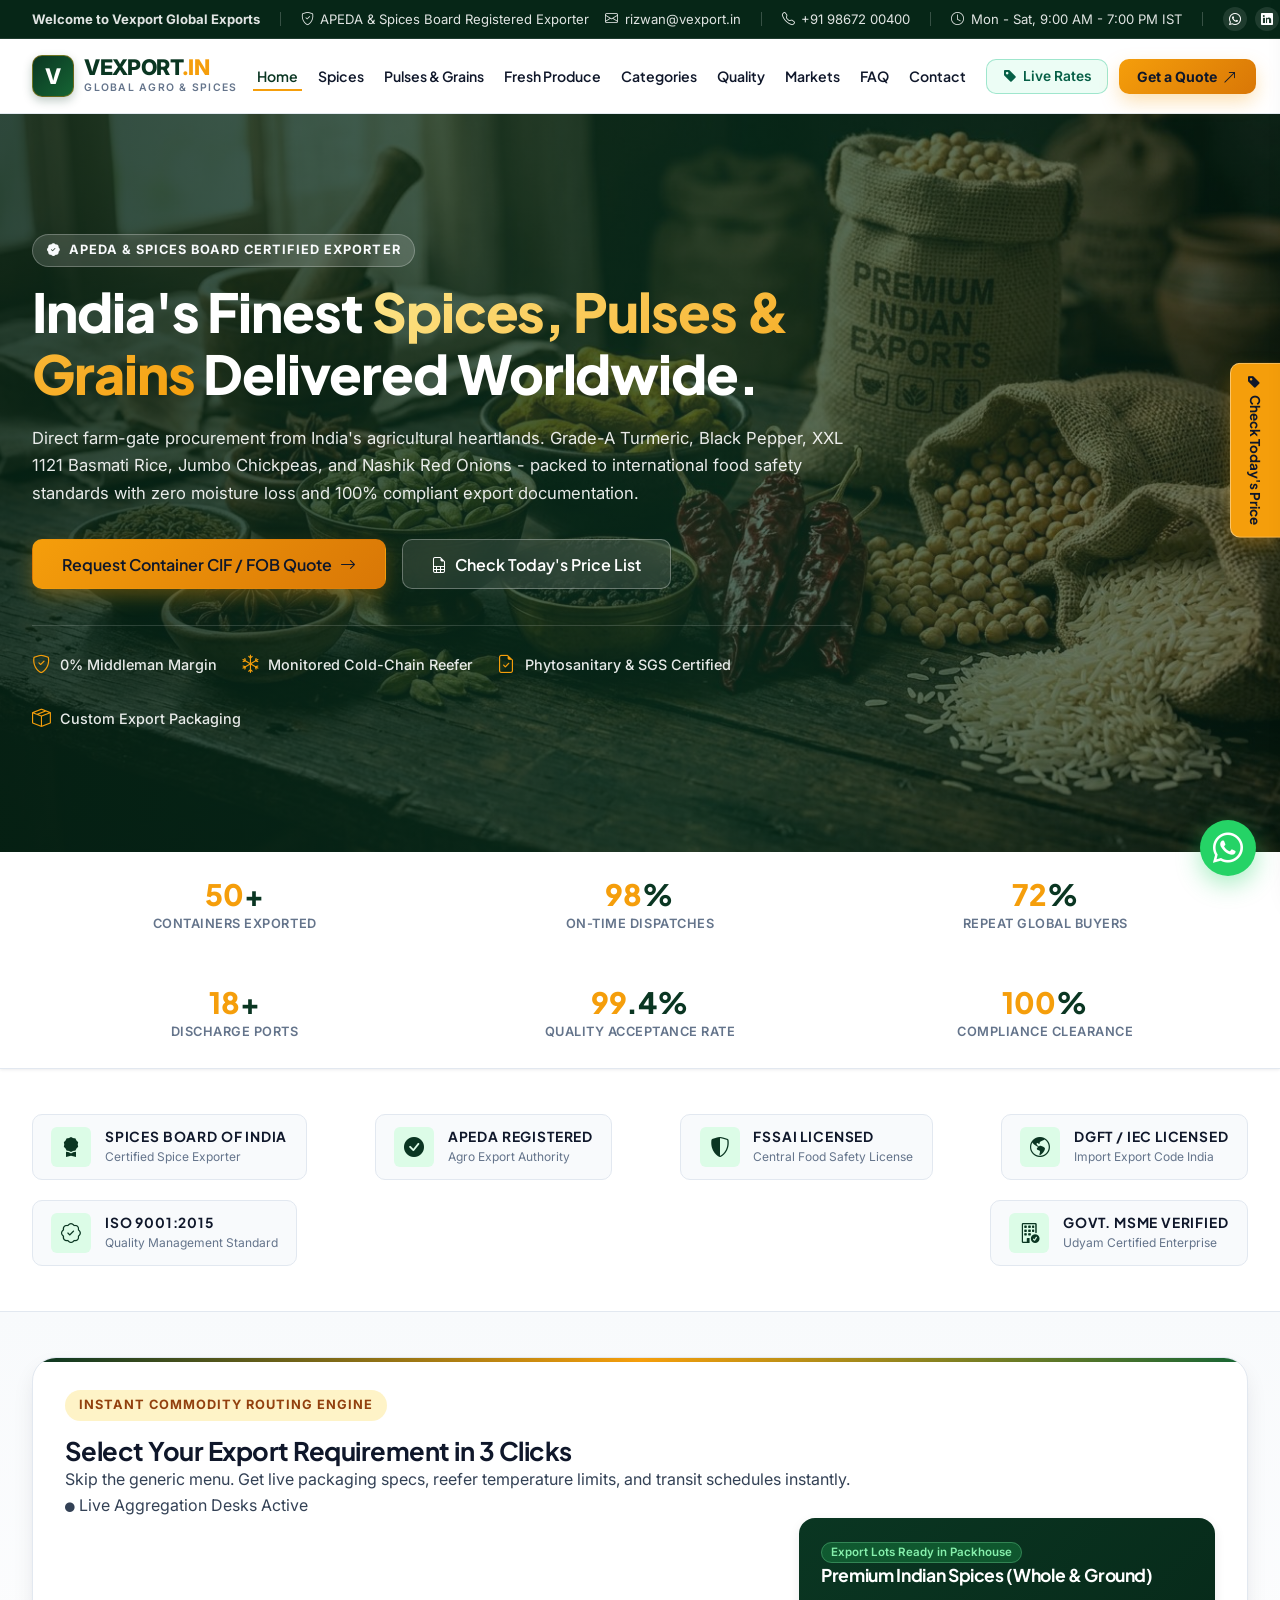
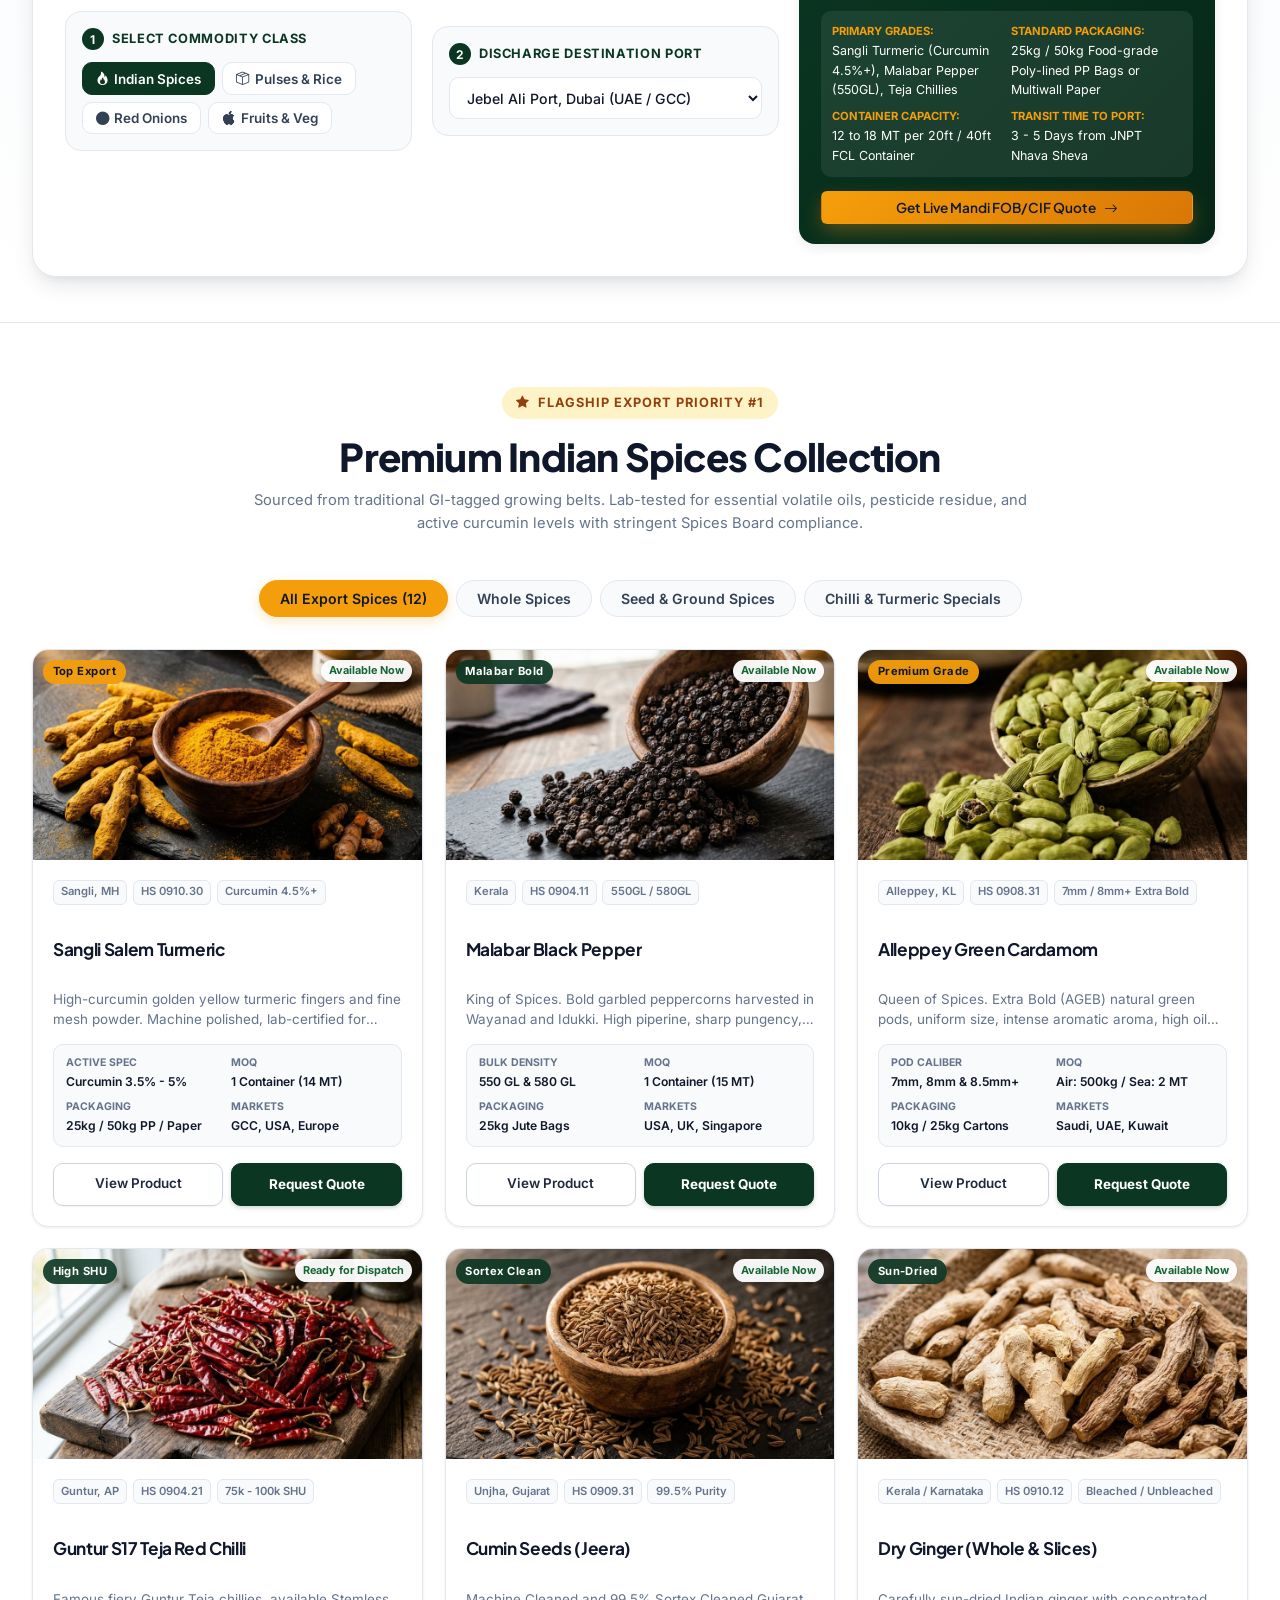
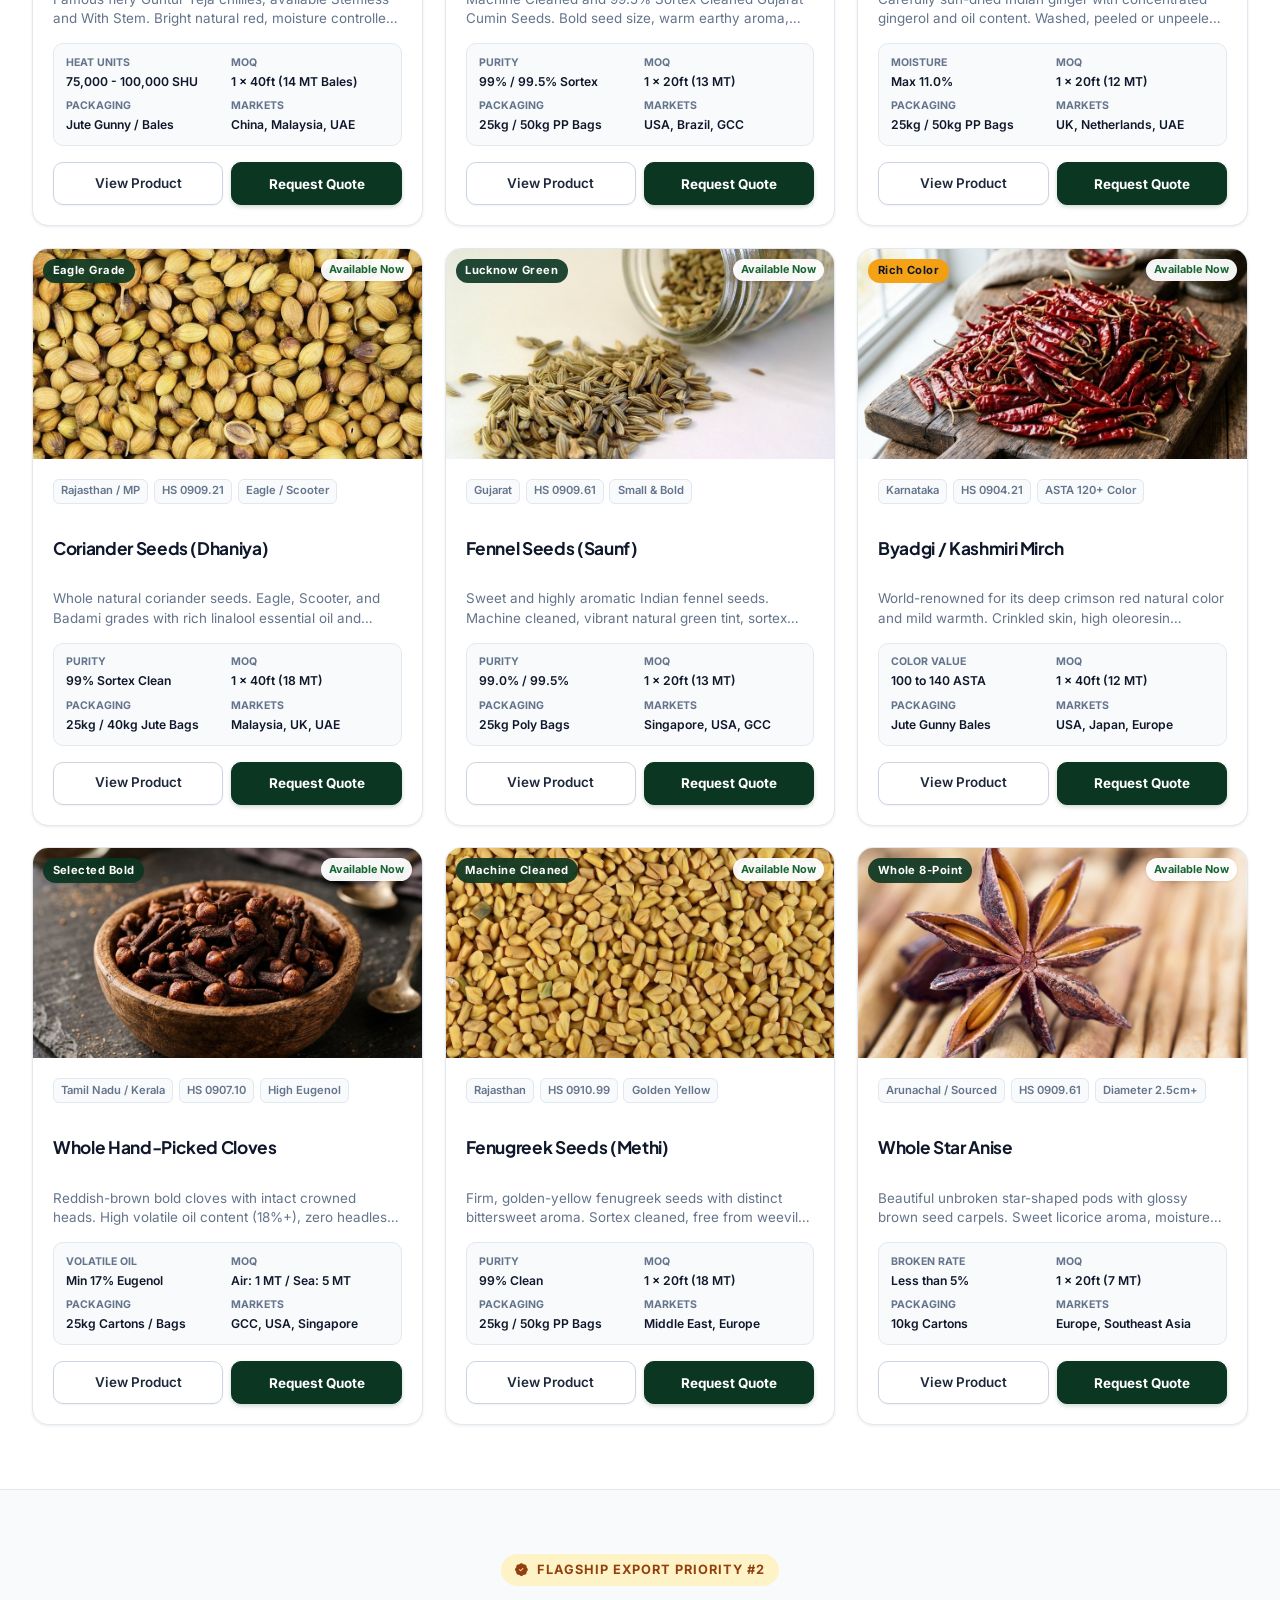
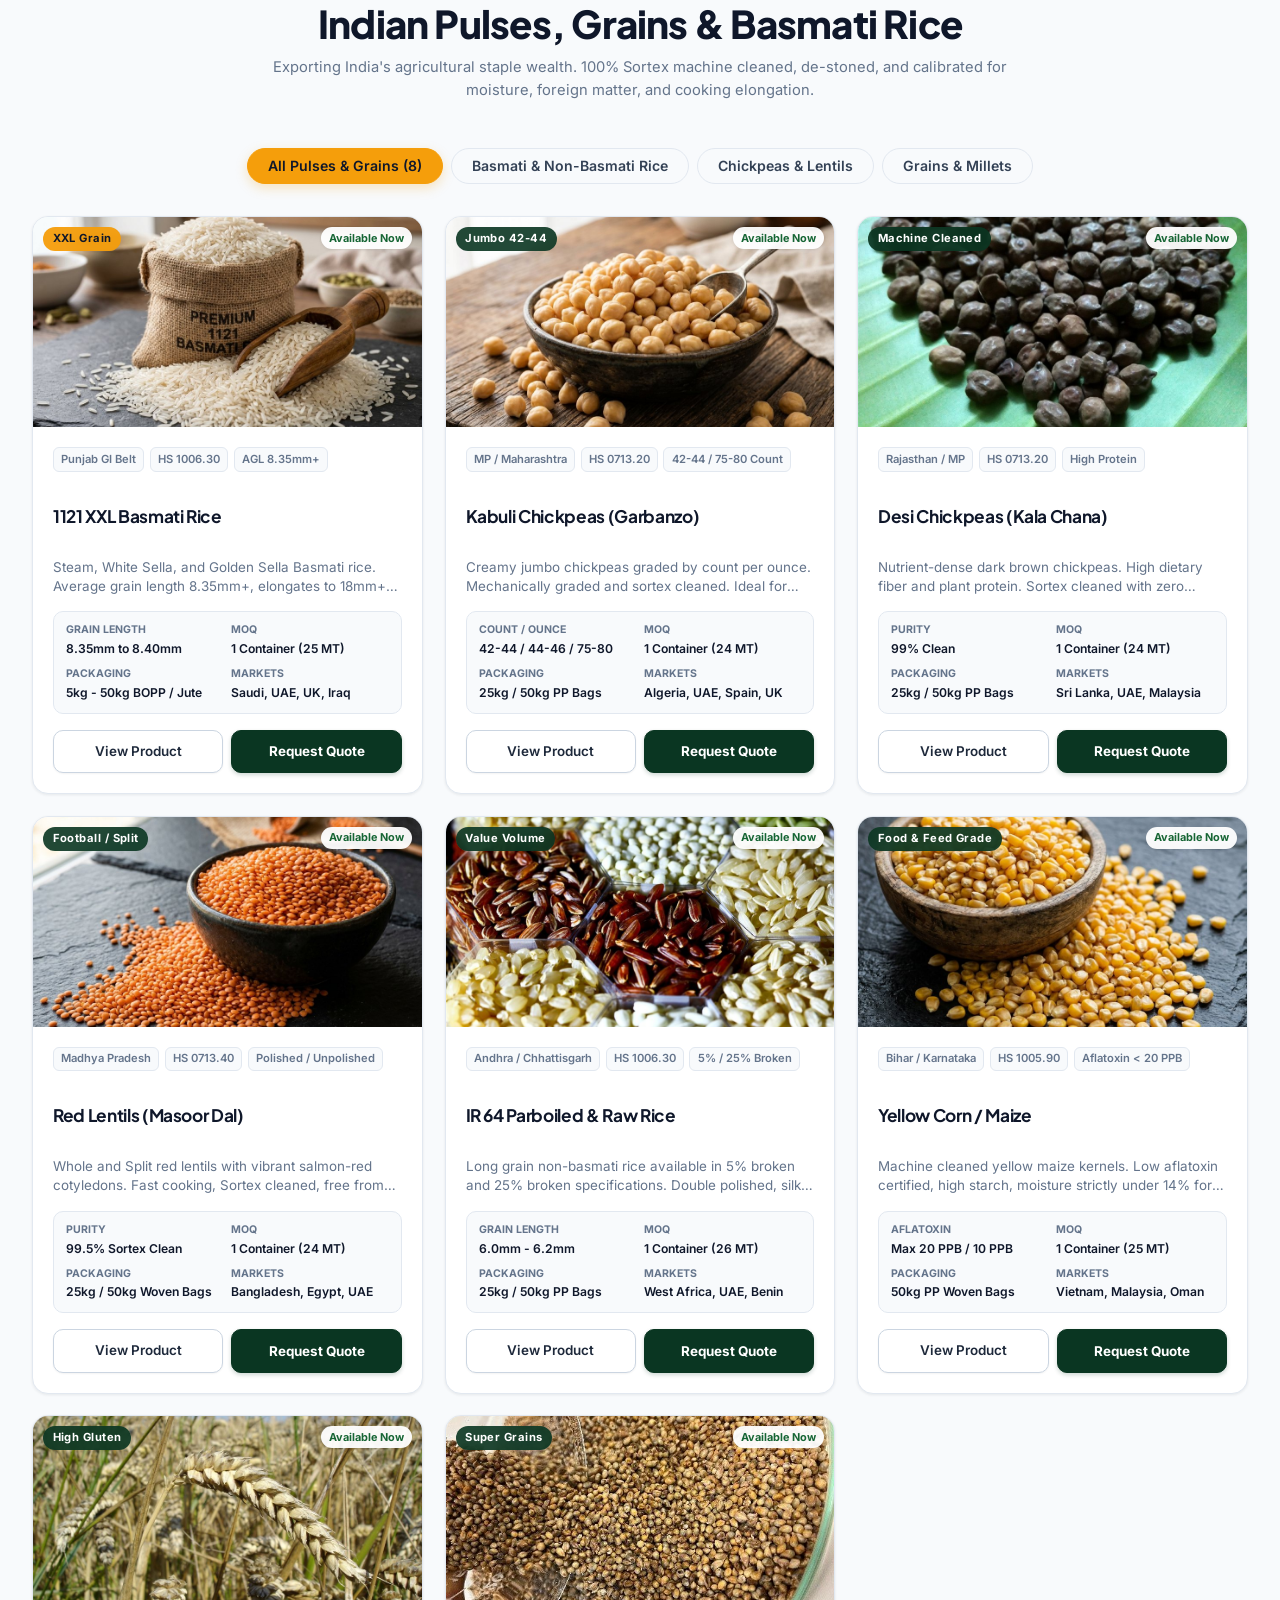
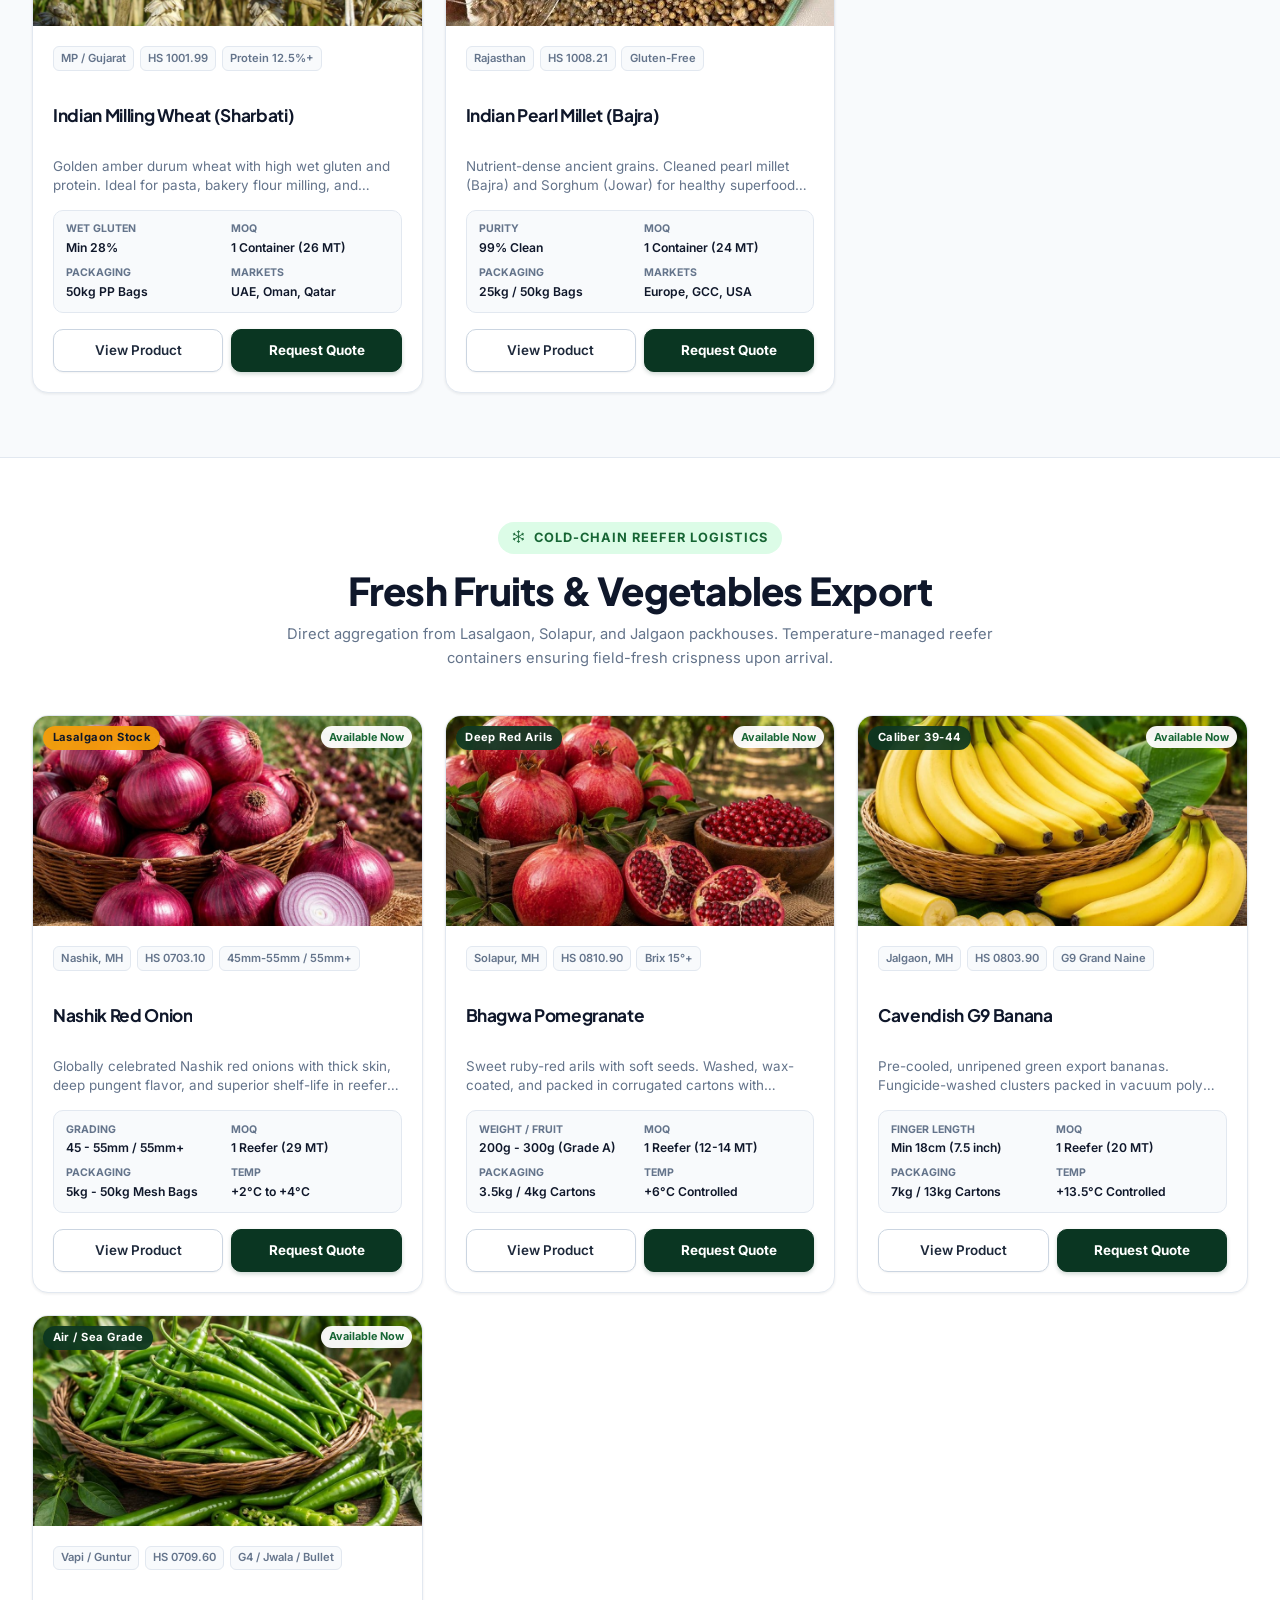
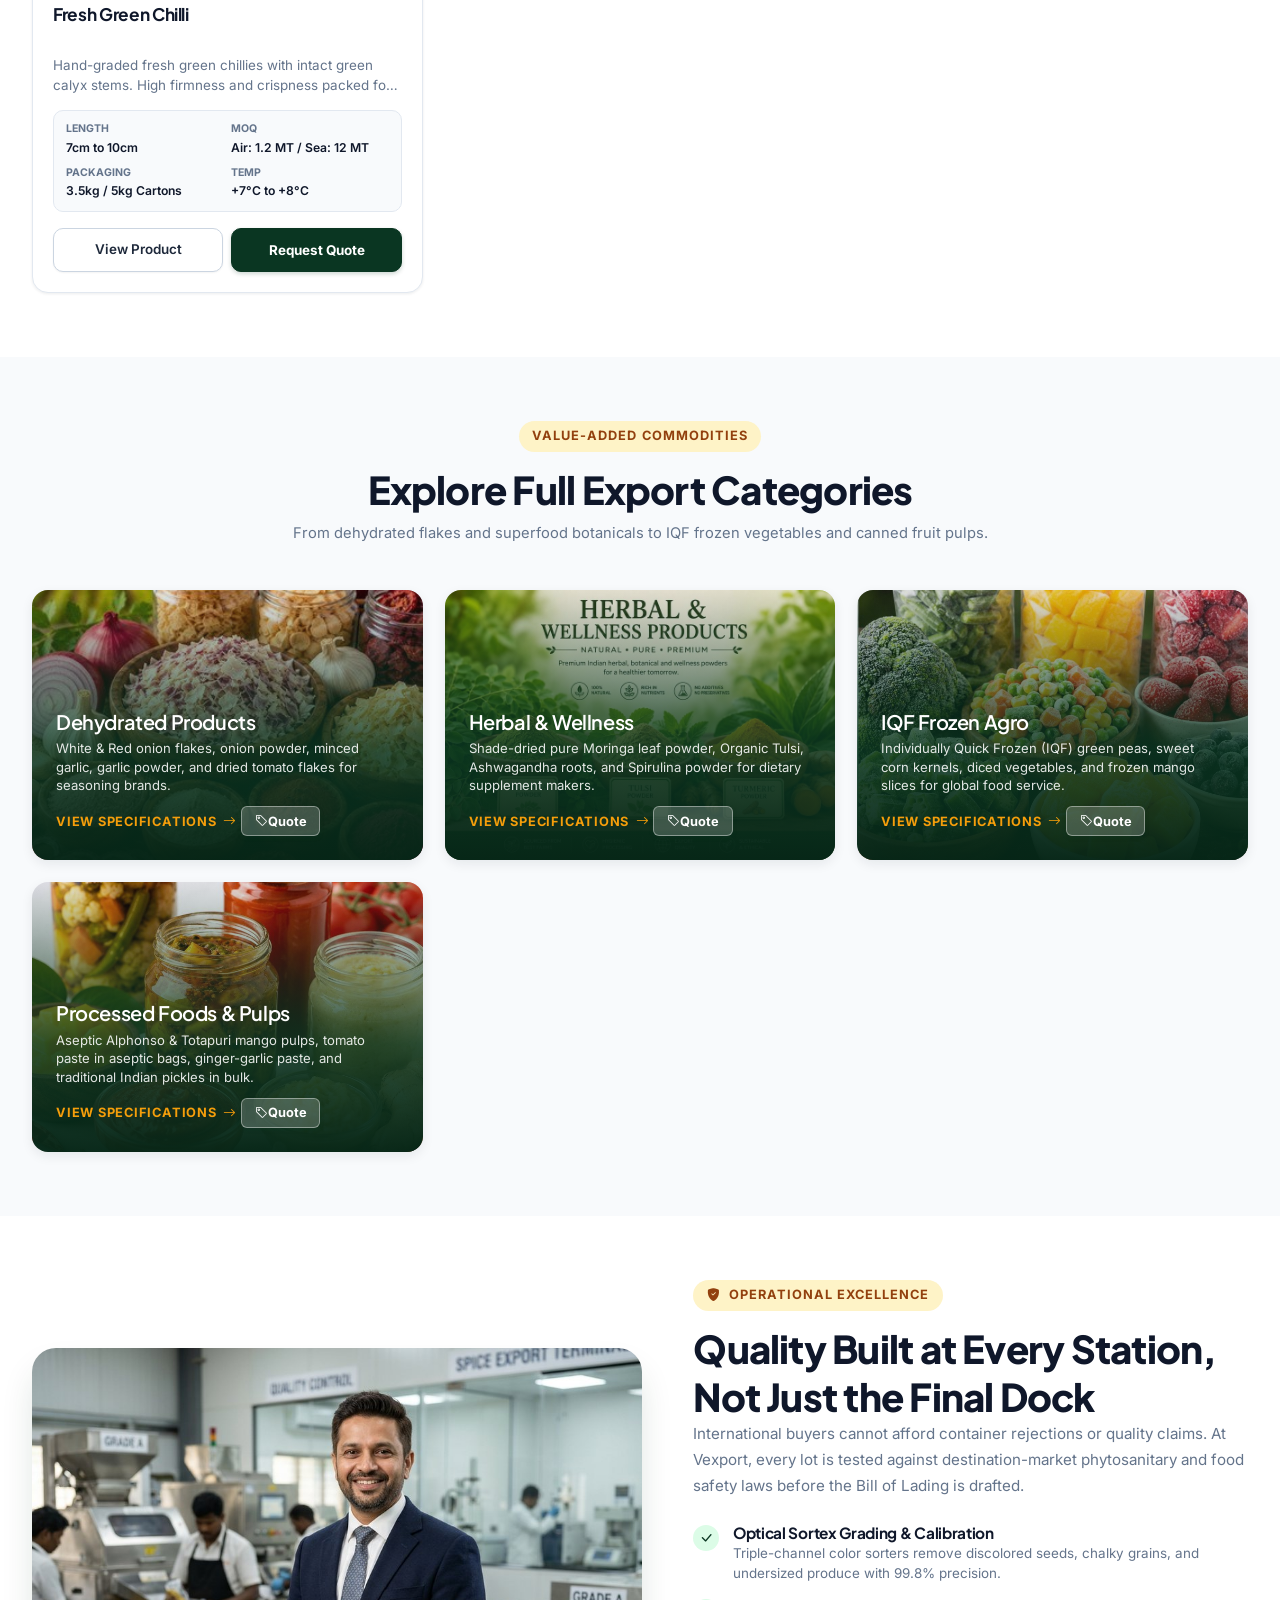
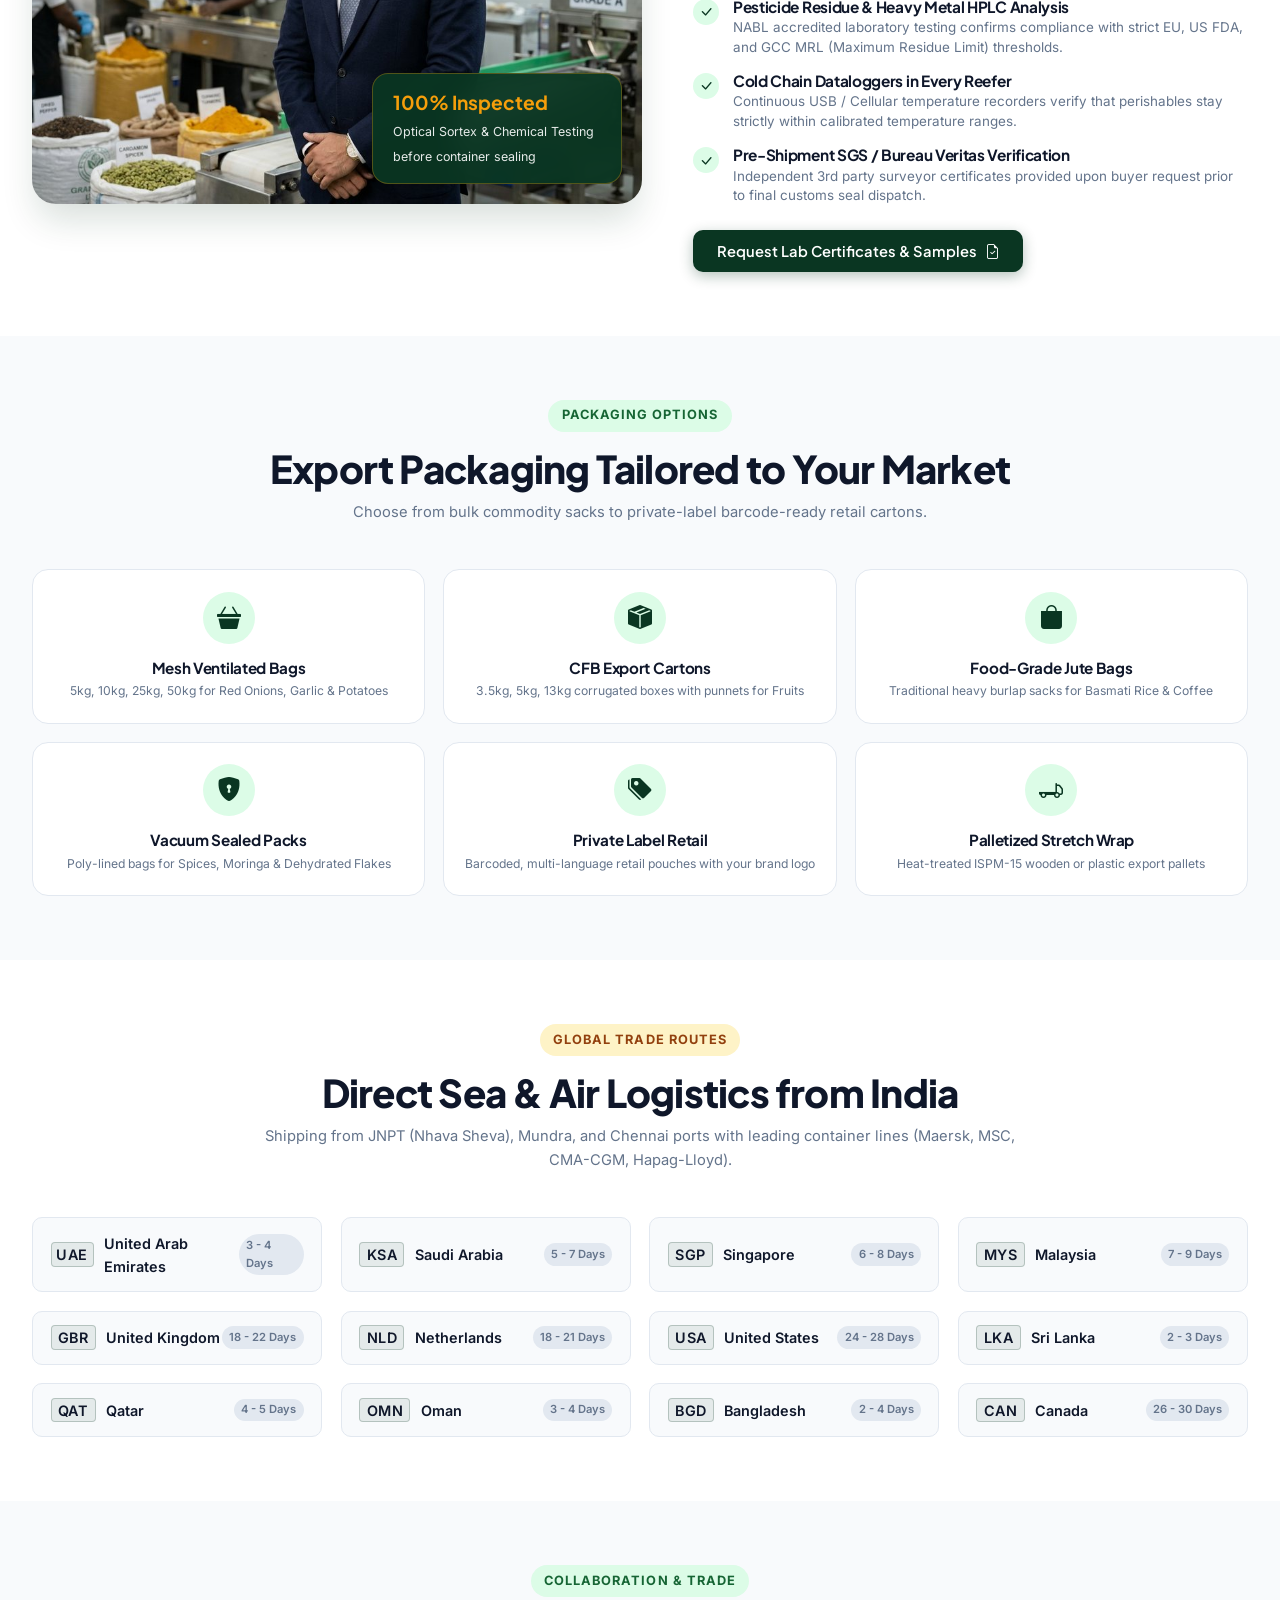
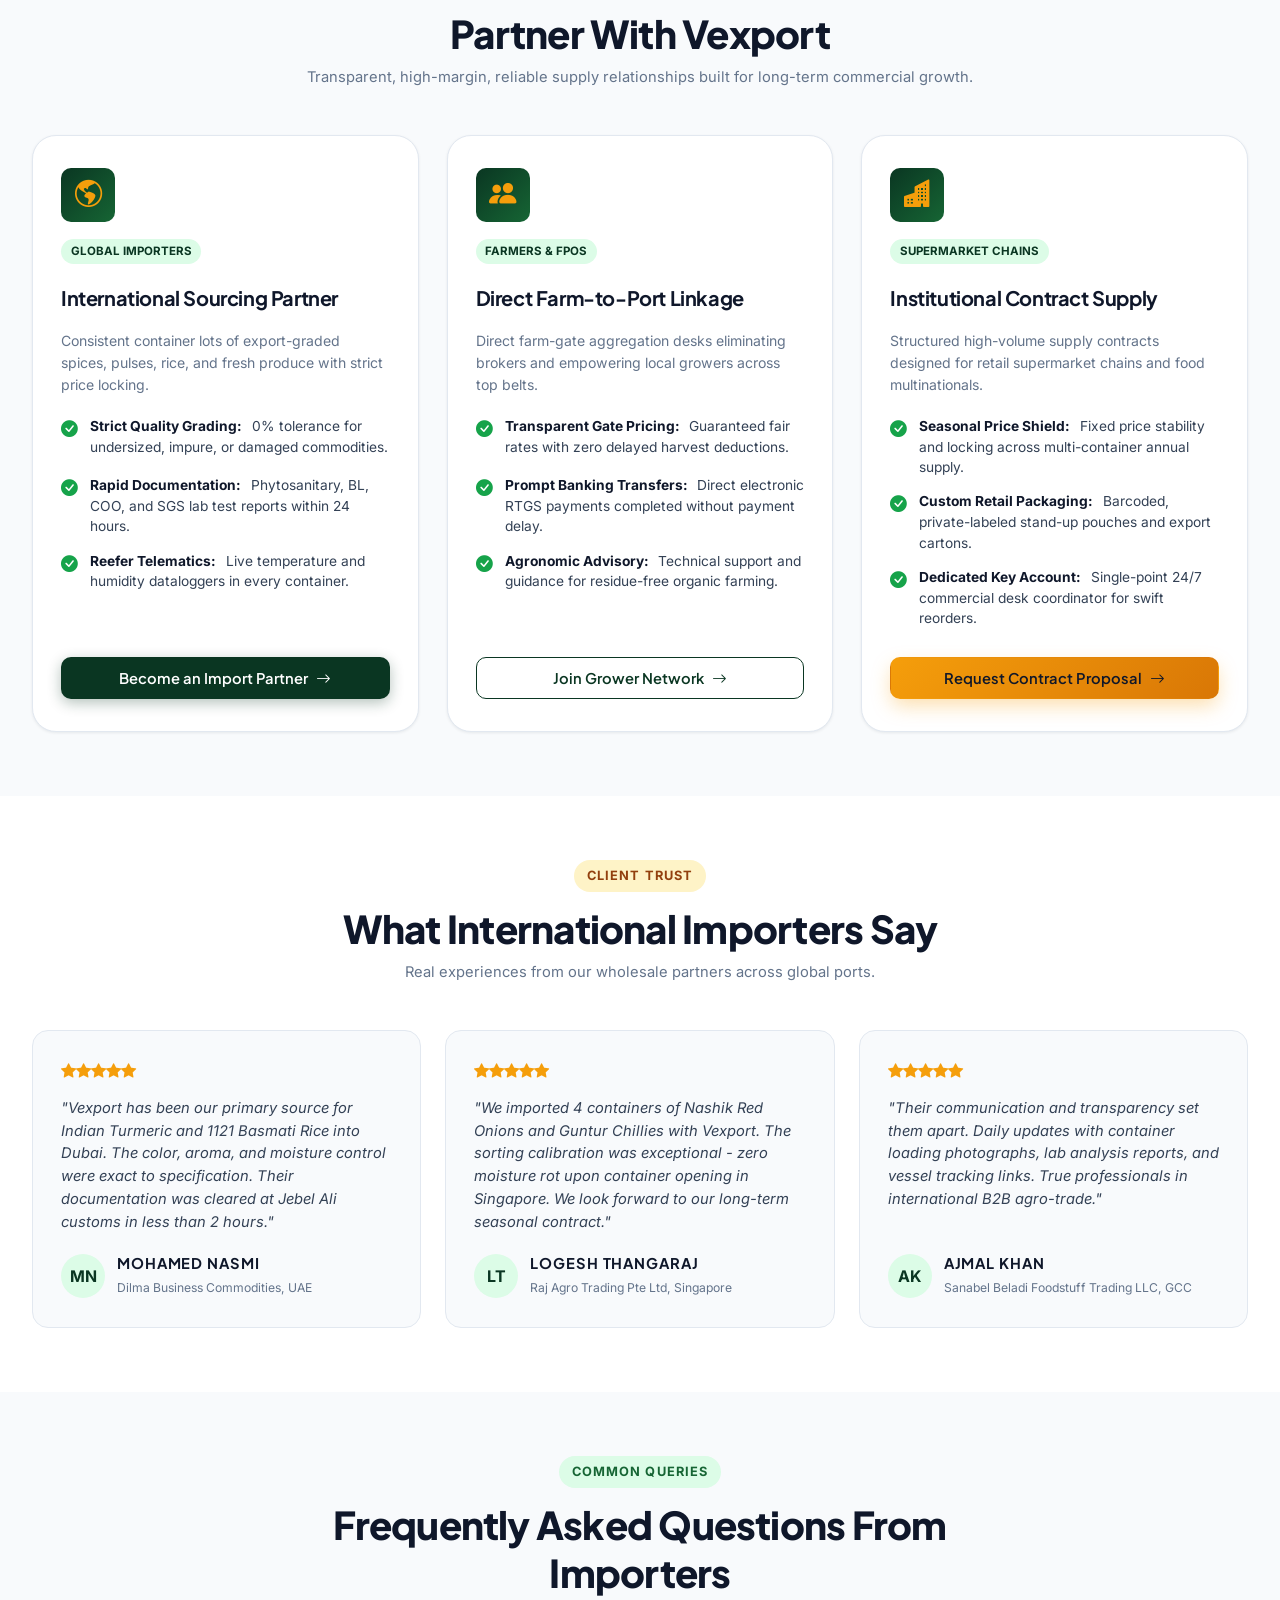
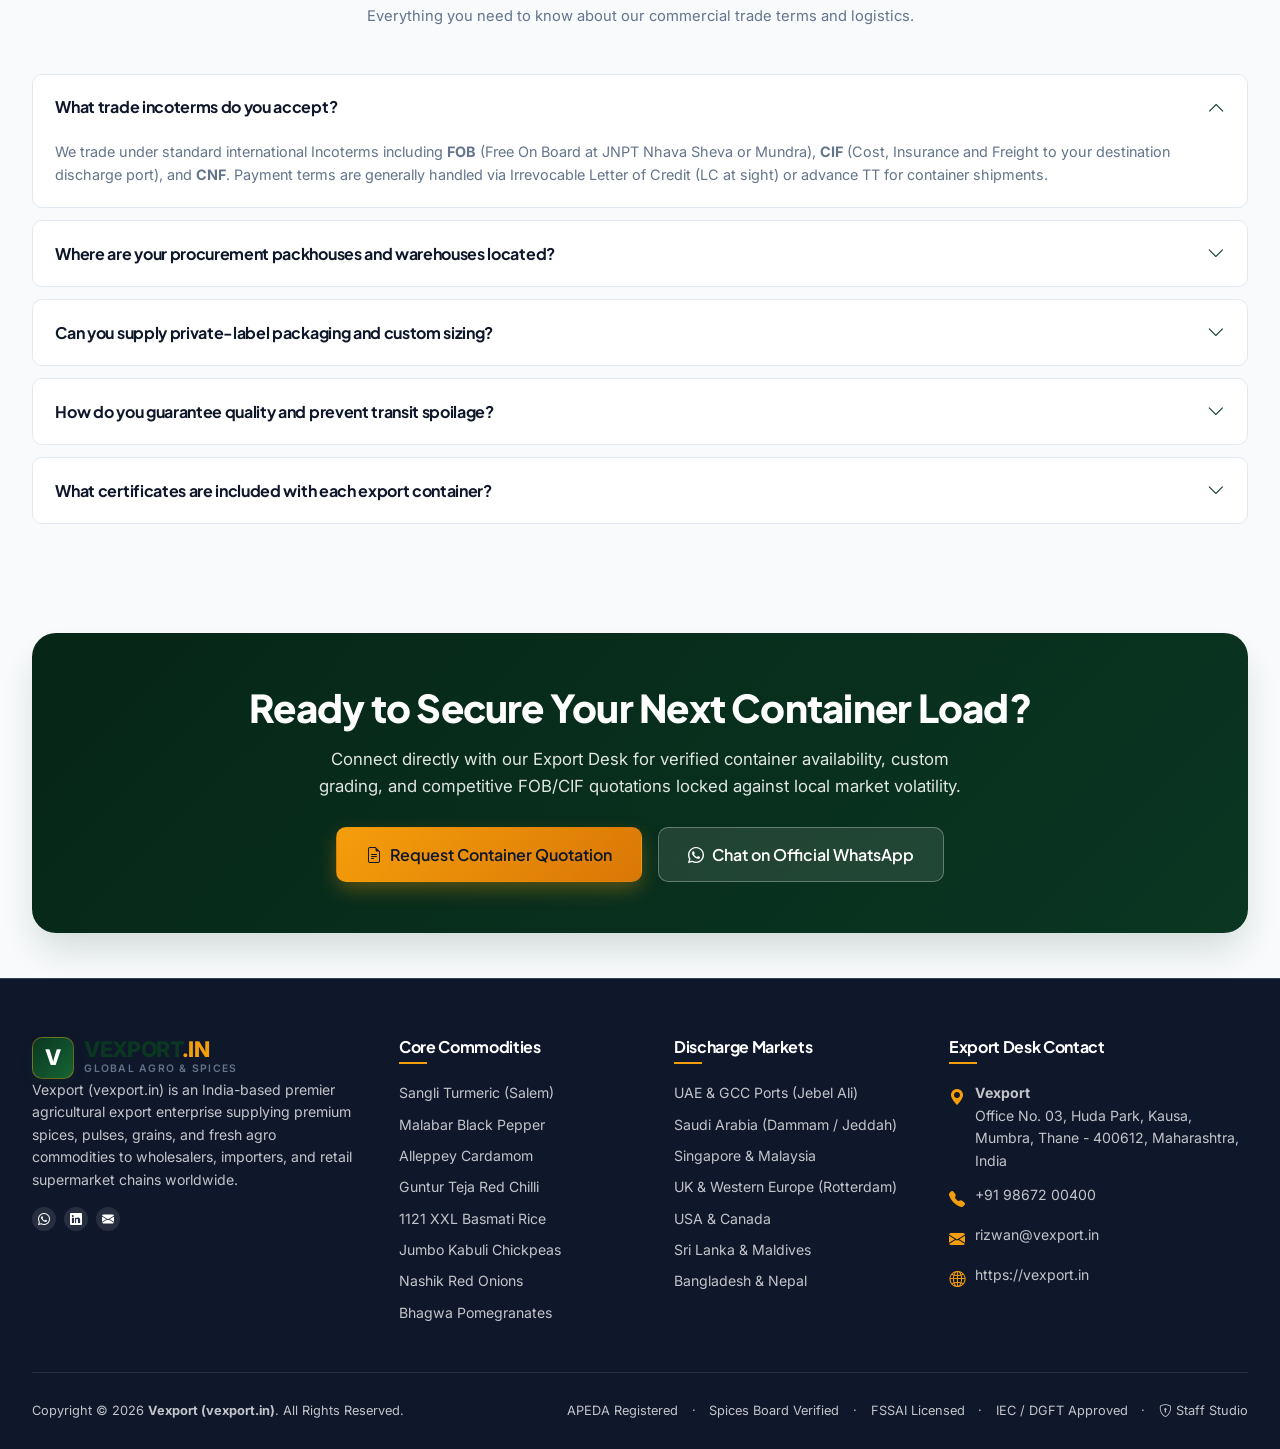
<file: index.html>
<!DOCTYPE html>

<html lang="en">

<head>

  <meta charset="UTF-8">

  <meta name="viewport" content="width=device-width, initial-scale=1.0">

  <title>Vexport | Leading Indian Exporter of Premium Spices, Pulses, Grains & Fresh Produce</title>

  <meta name="description" content="Vexport (vexport.in) is India's premier export house for certified Indian spices, pulses, 1121 Basmati rice, and fresh agro commodities with temperature-monitored reefers and 100% compliant export documentation.">

  <meta name="keywords" content="Vexport, vexport.in, Indian spices exporter, turmeric export India, black pepper exporter, pulses exporter, 1121 basmati rice export, chickpea exporter, fresh red onion exporter, APEDA registered exporter">

  <meta name="author" content="Vexport">

  <link rel="canonical" href="https://vexport.in/">



  <!-- Open Graph Meta -->

  <meta property="og:type" content="website">

  <meta property="og:title" content="Vexport | Premium Indian Spices, Pulses, Grains & Fresh Agro Produce">

  <meta property="og:description" content="Direct farm-to-port export of premium Indian spices, pulses, rice and fresh produce with APEDA, Spices Board and FSSAI certification.">

  <meta property="og:url" content="https://vexport.in/">

  <meta property="og:image" content="assets/images/hero-banner.jpg">



  <!-- Favicon -->

  <link rel="icon" type="image/svg+xml" href="data:image/svg+xml,<svg xmlns='http://www.w3.org/2000/svg' viewBox='0 0 100 100'><rect width='100' height='100' rx='20' fill='%230A3622'/><text x='50%' y='68%' font-size='60' font-weight='800' fill='%23F59E0B' text-anchor='middle'>V</text></svg>">



  <!-- Bootstrap Icons & Stylesheet -->

  <link rel="stylesheet" href="https://cdn.jsdelivr.net/npm/bootstrap-icons@1.11.3/font/bootstrap-icons.min.css">

  <link rel="stylesheet" href="assets/css/style.css">

</head>

<body>



  <!-- ==========================================================================

       1. TOP UTILITY BAR (Clean, Professional Competitor-Matched Layout)

       ========================================================================== -->

  <div class="vex-topbar">

    <div class="vex-container vex-topbar-inner">

      <div class="topbar-left">

        <div class="topbar-item">

          <b>Welcome to Vexport Global Exports</b>

        </div>

        <div class="topbar-divider"></div>

        <div class="topbar-item">

          <i class="bi bi-shield-check text-warning"></i>

          <span>APEDA &amp; Spices Board Registered Exporter</span>

        </div>

      </div>

      <div class="topbar-right">

        <div class="topbar-item">

          <i class="bi bi-envelope"></i>

          <a href="mailto:rizwan@vexport.in">rizwan@vexport.in</a>

        </div>

        <div class="topbar-divider"></div>

        <div class="topbar-item">

          <i class="bi bi-telephone"></i>

          <a href="tel:+919867200400">+91 98672 00400</a>

        </div>

        <div class="topbar-divider"></div>

        <div class="topbar-item">

          <i class="bi bi-clock"></i>

          <span>Mon - Sat, 9:00 AM - 7:00 PM IST</span>

        </div>

        <div class="topbar-divider"></div>

        <div class="topbar-socials">

          <a href="https://wa.me/919867200400" target="_blank" aria-label="WhatsApp"><i class="bi bi-whatsapp"></i></a>

          <a href="https://linkedin.com" target="_blank" aria-label="LinkedIn"><i class="bi bi-linkedin"></i></a>

          <a href="mailto:rizwan@vexport.in" aria-label="Email"><i class="bi bi-envelope-fill"></i></a>

        </div>

      </div>

    </div>

  </div>



  <!-- ==========================================================================

       2. STICKY HEADER & NAVBAR (Single-Line Horizon Architecture)

       ========================================================================== -->

  <header class="vex-header" id="siteHeader">

    <div class="vex-container vex-nav-inner">

      <!-- Brand Logo (Left) -->

      <a href="index.html" class="vex-logo">

        <div class="logo-badge">V</div>

        <div class="logo-text-wrap">

          <span class="logo-brand">VEXPORT<span>.IN</span></span>

          <span class="logo-tagline">Global Agro &amp; Spices</span>

        </div>

      </a>



      <!-- Center Nav Links (Single Clean Line, No Wrapping) -->

      <ul class="vex-nav-menu" id="vexNavMenu">

        <li><a href="#home" class="nav-link active">Home</a></li>

        <li><a href="#spices" class="nav-link">Spices</a></li>

        <li><a href="#pulses" class="nav-link">Pulses &amp; Grains</a></li>

        <li><a href="#fresh-produce" class="nav-link">Fresh Produce</a></li>

        <li><a href="#categories" class="nav-link">Categories</a></li>

        <li><a href="#quality" class="nav-link">Quality</a></li>

        <li><a href="#markets" class="nav-link">Markets</a></li>

        <li><a href="#faq" class="nav-link">FAQ</a></li>

        <li><a href="#contact" class="nav-link">Contact</a></li>

      </ul>



      <!-- Action Area (Right Side - Single Row Aligned) -->

      <div class="vex-nav-actions">

        <button type="button" class="btn-nav-rates js-open-price-drawer" data-product="All Commodities">

          <i class="bi bi-tag-fill text-success"></i>

          <span>Live Rates</span>

        </button>

        <button type="button" class="btn-nav-quote js-open-quote-modal">

          <span>Get a Quote</span>

          <i class="bi bi-arrow-up-right"></i>

        </button>

        <button type="button" class="mobile-toggle-btn" id="mobileMenuToggle" aria-label="Toggle navigation">

          <i class="bi bi-list"></i>

        </button>

      </div>

    </div>

  </header>



  <!-- ==========================================================================

       3. HERO SECTION

       ========================================================================== -->

  <section class="vex-hero" id="home">

    <div class="hero-bg-overlay"></div>

    <img src="assets/images/hero-banner.jpg" alt="Vexport Indian spices, pulses, rice and export agriculture" class="hero-bg-img">

    <div class="vex-container">

      <div class="hero-content">

        <span class="eyebrow eyebrow-dark">

          <i class="bi bi-patch-check-fill text-warning"></i> APEDA &amp; SPICES BOARD CERTIFIED EXPORTER

        </span>

        <h1 class="hero-title">

          India's Finest <span>Spices, Pulses &amp; Grains</span> Delivered Worldwide.

        </h1>

        <p class="hero-lead">

          Direct farm-gate procurement from India's agricultural heartlands. Grade-A Turmeric, Black Pepper, XXL 1121 Basmati Rice, Jumbo Chickpeas, and Nashik Red Onions - packed to international food safety standards with zero moisture loss and 100% compliant export documentation.

        </p>



        <div class="hero-ctas">

          <button type="button" class="btn btn-gold btn-lg js-open-quote-modal" data-product="Container Shipment Enquiry">

            <span>Request Container CIF / FOB Quote</span>

            <i class="bi bi-arrow-right"></i>

          </button>

          <button type="button" class="btn btn-outline-white btn-lg js-open-price-drawer" data-product="Today's Live Price">

            <i class="bi bi-file-earmark-spreadsheet"></i>

            <span>Check Today's Price List</span>

          </button>

        </div>



        <div class="hero-highlights">

          <div class="highlight-item">

            <i class="bi bi-shield-check"></i>

            <span>0% Middleman Margin</span>

          </div>

          <div class="highlight-item">

            <i class="bi bi-snow"></i>

            <span>Monitored Cold-Chain Reefer</span>

          </div>

          <div class="highlight-item">

            <i class="bi bi-file-earmark-check"></i>

            <span>Phytosanitary &amp; SGS Certified</span>

          </div>

          <div class="highlight-item">

            <i class="bi bi-box-seam"></i>

            <span>Custom Export Packaging</span>

          </div>

        </div>

      </div>

    </div>

  </section>



  <!-- ==========================================================================

       4. PROOF IN NUMBERS (Stats Strip)

       ========================================================================== -->

  <section class="vex-stats-strip">

    <div class="vex-container">

      <div class="stats-grid">

        <div class="stat-card">

          <div class="stat-number"><span class="counter-val" data-target="50">50</span>+</div>

          <div class="stat-label">Containers Exported</div>

        </div>

        <div class="stat-card">

          <div class="stat-number"><span class="counter-val" data-target="98">98</span>%</div>

          <div class="stat-label">On-Time Dispatches</div>

        </div>

        <div class="stat-card">

          <div class="stat-number"><span class="counter-val" data-target="72">72</span>%</div>

          <div class="stat-label">Repeat Global Buyers</div>

        </div>

        <div class="stat-card">

          <div class="stat-number"><span class="counter-val" data-target="18">18</span>+</div>

          <div class="stat-label">Discharge Ports</div>

        </div>

        <div class="stat-card">

          <div class="stat-number"><span class="counter-val" data-target="99">99</span>.4%</div>

          <div class="stat-label">Quality Acceptance Rate</div>

        </div>

        <div class="stat-card">

          <div class="stat-number"><span class="counter-val" data-target="100">100</span>%</div>

          <div class="stat-label">Compliance Clearance</div>

        </div>

      </div>

    </div>

  </section>



  <!-- ==========================================================================

       5. ACCREDITATIONS & STATUTORY TRUST STRIP

       ========================================================================== -->

  <section class="vex-trust-strip section-padding-sm">

    <div class="vex-container">

      <div class="trust-flex">

        <div class="trust-badge-card">

          <div class="trust-icon-box"><i class="bi bi-award-fill"></i></div>

          <div class="trust-text">

            <h6>Spices Board of India</h6>

            <p>Certified Spice Exporter</p>

          </div>

        </div>

        <div class="trust-badge-card">

          <div class="trust-icon-box"><i class="bi bi-check-circle-fill"></i></div>

          <div class="trust-text">

            <h6>APEDA Registered</h6>

            <p>Agro Export Authority</p>

          </div>

        </div>

        <div class="trust-badge-card">

          <div class="trust-icon-box"><i class="bi bi-shield-shaded"></i></div>

          <div class="trust-text">

            <h6>FSSAI Licensed</h6>

            <p>Central Food Safety License</p>

          </div>

        </div>

        <div class="trust-badge-card">

          <div class="trust-icon-box"><i class="bi bi-globe-americas"></i></div>

          <div class="trust-text">

            <h6>DGFT / IEC Licensed</h6>

            <p>Import Export Code India</p>

          </div>

        </div>

        <div class="trust-badge-card">

          <div class="trust-icon-box"><i class="bi bi-patch-check"></i></div>

          <div class="trust-text">

            <h6>ISO 9001:2015</h6>

            <p>Quality Management Standard</p>

          </div>

        </div>

        <div class="trust-badge-card">

          <div class="trust-icon-box"><i class="bi bi-building-check"></i></div>

          <div class="trust-text">

            <h6>Govt. MSME Verified</h6>

            <p>Udyam Certified Enterprise</p>

          </div>

        </div>

      </div>

    </div>

  </section>



  <!-- ==========================================================================

       6. COGNITIVE CLARITY: 3-STEP SMART PRODUCE ROUTER

       ========================================================================== -->

  <section class="vex-router-section section-padding-sm">

    <div class="vex-container">

      <div class="router-box">

        <div class="row align-items-center mb-3">

          <div class="col-lg-8">

            <span class="eyebrow eyebrow-gold">Instant Commodity Routing Engine</span>

            <h3 class="mb-1">Select Your Export Requirement in 3 Clicks</h3>

            <p class="text-muted small mb-0">Skip the generic menu. Get live packaging specs, reefer temperature limits, and transit schedules instantly.</p>

          </div>

          <div class="col-lg-4 text-lg-end mt-3 mt-lg-0">

            <span class="badge bg-success-subtle text-success p-2 rounded-pill"><i class="bi bi-circle-fill text-success me-1" style="font-size:0.6rem;"></i> Live Aggregation Desks Active</span>

          </div>

        </div>



        <div class="router-steps-grid">

          <!-- Step 1: Select Commodity -->

          <div class="router-step-col">

            <div class="step-label">

              <span class="step-badge">1</span>

              <span>Select Commodity Class</span>

            </div>

            <div class="router-chips">

              <button type="button" class="router-chip-btn active" data-commodity="spices">

                <i class="bi bi-fire text-danger me-1"></i> Indian Spices

              </button>

              <button type="button" class="router-chip-btn" data-commodity="pulses">

                <i class="bi bi-box-seam text-warning me-1"></i> Pulses &amp; Rice

              </button>

              <button type="button" class="router-chip-btn" data-commodity="onions">

                <i class="bi bi-circle-fill text-danger me-1"></i> Red Onions

              </button>

              <button type="button" class="router-chip-btn" data-commodity="fruits">

                <i class="bi bi-apple text-success me-1"></i> Fruits &amp; Veg

              </button>

            </div>

          </div>



          <!-- Step 2: Destination Port -->

          <div class="router-step-col">

            <div class="step-label">

              <span class="step-badge">2</span>

              <span>Discharge Destination Port</span>

            </div>

            <select class="router-select" id="routerPortSelect">

              <option value="jebel-ali" selected>Jebel Ali Port, Dubai (UAE / GCC)</option>

              <option value="dammam">Dammam / King Abdulaziz Port (Saudi Arabia)</option>

              <option value="singapore">Port of Singapore (Southeast Asia)</option>

              <option value="rotterdam">Port of Rotterdam (Europe Hub)</option>

              <option value="new-york">Port of New York / New Jersey (USA)</option>

            </select>

          </div>



          <!-- Step 3: Result Preview & Action -->

          <div class="router-result-card">

            <div class="router-result-head">

              <div>

                <span class="router-result-status" id="routerResultStatus">Ready for Container Booking</span>

                <h5 class="router-result-title mt-1" id="routerResultTitle">Premium Indian Spices</h5>

              </div>

            </div>

            <div class="router-result-specs" id="routerResultSpecs">

              <!-- Dynamically populated by app.js -->

            </div>

            <button type="button" class="btn btn-gold btn-sm w-100 justify-content-center" id="routerResultCta">

              <span>Get Live Mandi FOB/CIF Quote</span>

              <i class="bi bi-arrow-right"></i>

            </button>

          </div>

        </div>

      </div>

    </div>

  </section>



  <!-- ==========================================================================

       7. PRIMARY FOCUS #1: PREMIUM INDIAN SPICES (EXPANDED CATALOG)

       ========================================================================== -->

  <section class="vex-spices-section section-padding" id="spices">

    <div class="vex-container">

      <div class="section-header">

        <span class="eyebrow eyebrow-gold"><i class="bi bi-star-fill text-warning"></i> Flagship Export Priority #1</span>

        <h2>Premium Indian Spices Collection</h2>

        <p class="section-subtitle">

          Sourced from traditional GI-tagged growing belts. Lab-tested for essential volatile oils, pesticide residue, and active curcumin levels with stringent Spices Board compliance.

        </p>

      </div>



      <!-- Spice Subtabs -->

      <div class="spice-subtabs" id="spiceTabs">

        <button type="button" class="subtab-btn active" data-filter="all">All Export Spices (12)</button>

        <button type="button" class="subtab-btn" data-filter="whole">Whole Spices</button>

        <button type="button" class="subtab-btn" data-filter="ground-seed">Seed &amp; Ground Spices</button>

        <button type="button" class="subtab-btn" data-filter="chilli-turmeric">Chilli &amp; Turmeric Specials</button>

      </div>



      <!-- Spices Product Grid -->

      <div class="products-grid-4" id="spiceGrid">

        

        <!-- Spice 1: Turmeric -->

        <div class="product-card" data-spice-type="chilli-turmeric">

          <span class="product-card-badge badge-gold">Top Export</span>

          <span class="product-card-avail">Available Now</span>

          <div class="product-img-wrap">

            <img src="assets/images/turmeric.jpg" alt="Sangli Salem Turmeric" class="product-img" loading="lazy" onerror="this.onerror=null; this.src='assets/images/turmeric.jpg';">

          </div>

          <div class="product-body">

            <div class="product-meta-tags">

              <span class="meta-tag">Sangli, MH</span>

              <span class="meta-tag">HS 0910.30</span>

              <span class="meta-tag">Curcumin 4.5%+</span>

            </div>

            <h4 class="product-title"><a href="product-detail.html?product=sangli-turmeric" target="_blank">Sangli Salem Turmeric</a></h4>

            <p class="product-desc">High-curcumin golden yellow turmeric fingers and fine mesh powder. Machine polished, lab-certified for purity and low lead.</p>

            <div class="product-specs-table">

              <div class="spec-cell"><strong>Active Spec</strong><span>Curcumin 3.5% - 5%</span></div>

              <div class="spec-cell"><strong>MOQ</strong><span>1 Container (14 MT)</span></div>

              <div class="spec-cell"><strong>Packaging</strong><span>25kg / 50kg PP / Paper</span></div>

              <div class="spec-cell"><strong>Markets</strong><span>GCC, USA, Europe</span></div>

            </div>

            <div class="product-card-footer">

              <a href="product-detail.html?product=sangli-turmeric" target="_blank" class="btn-card-view">View Product</a>

              <button type="button" class="btn-card-quote js-open-quote-modal" data-product="Sangli Salem Turmeric">Request Quote</button>

            </div>

          </div>

        </div>



        <!-- Spice 2: Black Pepper (LOCAL HIGH-RES IMAGE) -->

        <div class="product-card" data-spice-type="whole">

          <span class="product-card-badge">Malabar Bold</span>

          <span class="product-card-avail">Available Now</span>

          <div class="product-img-wrap">

            <img src="assets/images/black-pepper.jpg" alt="Malabar Black Pepper" class="product-img" loading="lazy" onerror="this.onerror=null; this.src='assets/images/turmeric.jpg';">

          </div>

          <div class="product-body">

            <div class="product-meta-tags">

              <span class="meta-tag">Kerala</span>

              <span class="meta-tag">HS 0904.11</span>

              <span class="meta-tag">550GL / 580GL</span>

            </div>

            <h4 class="product-title"><a href="product-detail.html?product=malabar-black-pepper" target="_blank">Malabar Black Pepper</a></h4>

            <p class="product-desc">King of Spices. Bold garbled peppercorns harvested in Wayanad and Idukki. High piperine, sharp pungency, zero mold.</p>

            <div class="product-specs-table">

              <div class="spec-cell"><strong>Bulk Density</strong><span>550 GL &amp; 580 GL</span></div>

              <div class="spec-cell"><strong>MOQ</strong><span>1 Container (15 MT)</span></div>

              <div class="spec-cell"><strong>Packaging</strong><span>25kg Jute Bags</span></div>

              <div class="spec-cell"><strong>Markets</strong><span>USA, UK, Singapore</span></div>

            </div>

            <div class="product-card-footer">

              <a href="product-detail.html?product=malabar-black-pepper" target="_blank" class="btn-card-view">View Product</a>

              <button type="button" class="btn-card-quote js-open-quote-modal" data-product="Malabar Black Pepper">Request Quote</button>

            </div>

          </div>

        </div>



        <!-- Spice 3: Green Cardamom (LOCAL AUTHENTIC IMAGE - NO BROCCOLI) -->

        <div class="product-card" data-spice-type="whole">

          <span class="product-card-badge badge-gold">Premium Grade</span>

          <span class="product-card-avail">Available Now</span>

          <div class="product-img-wrap">

            <img src="assets/images/cardamom.jpg" alt="Alleppey Green Cardamom" class="product-img" loading="lazy" onerror="this.onerror=null; this.src='assets/images/turmeric.jpg';">

          </div>

          <div class="product-body">

            <div class="product-meta-tags">

              <span class="meta-tag">Alleppey, KL</span>

              <span class="meta-tag">HS 0908.31</span>

              <span class="meta-tag">7mm / 8mm+ Extra Bold</span>

            </div>

            <h4 class="product-title"><a href="product-detail.html?product=alleppey-cardamom" target="_blank">Alleppey Green Cardamom</a></h4>

            <p class="product-desc">Queen of Spices. Extra Bold (AGEB) natural green pods, uniform size, intense aromatic aroma, high oil content.</p>

            <div class="product-specs-table">

              <div class="spec-cell"><strong>Pod Caliber</strong><span>7mm, 8mm &amp; 8.5mm+</span></div>

              <div class="spec-cell"><strong>MOQ</strong><span>Air: 500kg / Sea: 2 MT</span></div>

              <div class="spec-cell"><strong>Packaging</strong><span>10kg / 25kg Cartons</span></div>

              <div class="spec-cell"><strong>Markets</strong><span>Saudi, UAE, Kuwait</span></div>

            </div>

            <div class="product-card-footer">

              <a href="product-detail.html?product=alleppey-cardamom" target="_blank" class="btn-card-view">View Product</a>

              <button type="button" class="btn-card-quote js-open-quote-modal" data-product="Alleppey Green Cardamom">Request Quote</button>

            </div>

          </div>

        </div>



        <!-- Spice 4: Teja Red Chilli (LOCAL AUTHENTIC IMAGE) -->

        <div class="product-card" data-spice-type="chilli-turmeric">

          <span class="product-card-badge">High SHU</span>

          <span class="product-card-avail">Ready for Dispatch</span>

          <div class="product-img-wrap">

            <img src="assets/images/red-chilli.jpg" alt="Guntur S17 Teja Chilli" class="product-img" loading="lazy" onerror="this.onerror=null; this.src='assets/images/turmeric.jpg';">

          </div>

          <div class="product-body">

            <div class="product-meta-tags">

              <span class="meta-tag">Guntur, AP</span>

              <span class="meta-tag">HS 0904.21</span>

              <span class="meta-tag">75k - 100k SHU</span>

            </div>

            <h4 class="product-title"><a href="product-detail.html?product=teja-red-chilli" target="_blank">Guntur S17 Teja Red Chilli</a></h4>

            <p class="product-desc">Famous fiery Guntur Teja chillies, available Stemless and With Stem. Bright natural red, moisture controlled under 10%.</p>

            <div class="product-specs-table">

              <div class="spec-cell"><strong>Heat Units</strong><span>75,000 - 100,000 SHU</span></div>

              <div class="spec-cell"><strong>MOQ</strong><span>1 x 40ft (14 MT Bales)</span></div>

              <div class="spec-cell"><strong>Packaging</strong><span>Jute Gunny / Bales</span></div>

              <div class="spec-cell"><strong>Markets</strong><span>China, Malaysia, UAE</span></div>

            </div>

            <div class="product-card-footer">

              <a href="product-detail.html?product=teja-red-chilli" target="_blank" class="btn-card-view">View Product</a>

              <button type="button" class="btn-card-quote js-open-quote-modal" data-product="Guntur S17 Teja Red Chilli">Request Quote</button>

            </div>

          </div>

        </div>



        <!-- Spice 5: Cumin Seeds (LOCAL AUTHENTIC IMAGE) -->

        <div class="product-card" data-spice-type="ground-seed">

          <span class="product-card-badge">Sortex Clean</span>

          <span class="product-card-avail">Available Now</span>

          <div class="product-img-wrap">

            <img src="assets/images/cumin-seeds.jpg" alt="Indian Cumin Seeds Jeera" class="product-img" loading="lazy" onerror="this.onerror=null; this.src='assets/images/turmeric.jpg';">

          </div>

          <div class="product-body">

            <div class="product-meta-tags">

              <span class="meta-tag">Unjha, Gujarat</span>

              <span class="meta-tag">HS 0909.31</span>

              <span class="meta-tag">99.5% Purity</span>

            </div>

            <h4 class="product-title"><a href="product-detail.html?product=cumin-seeds" target="_blank">Cumin Seeds (Jeera)</a></h4>

            <p class="product-desc">Machine Cleaned and 99.5% Sortex Cleaned Gujarat Cumin Seeds. Bold seed size, warm earthy aroma, free of salmonella.</p>

            <div class="product-specs-table">

              <div class="spec-cell"><strong>Purity</strong><span>99% / 99.5% Sortex</span></div>

              <div class="spec-cell"><strong>MOQ</strong><span>1 x 20ft (13 MT)</span></div>

              <div class="spec-cell"><strong>Packaging</strong><span>25kg / 50kg PP Bags</span></div>

              <div class="spec-cell"><strong>Markets</strong><span>USA, Brazil, GCC</span></div>

            </div>

            <div class="product-card-footer">

              <a href="product-detail.html?product=cumin-seeds" target="_blank" class="btn-card-view">View Product</a>

              <button type="button" class="btn-card-quote js-open-quote-modal" data-product="Cumin Seeds">Request Quote</button>

            </div>

          </div>

        </div>



        <!-- Spice 6: Sun-Dried Ginger -->

        <div class="product-card" data-spice-type="whole">

          <span class="product-card-badge">Sun-Dried</span>

          <span class="product-card-avail">Available Now</span>

          <div class="product-img-wrap">

            <img src="assets/images/dry-ginger.jpg" alt="Dry Ginger Whole" class="product-img" loading="lazy" onerror="this.onerror=null; this.src='assets/images/turmeric.jpg';">

          </div>

          <div class="product-body">

            <div class="product-meta-tags">

              <span class="meta-tag">Kerala / Karnataka</span>

              <span class="meta-tag">HS 0910.12</span>

              <span class="meta-tag">Bleached / Unbleached</span>

            </div>

            <h4 class="product-title"><a href="product-detail.html?product=dry-ginger" target="_blank">Dry Ginger (Whole &amp; Slices)</a></h4>

            <p class="product-desc">Carefully sun-dried Indian ginger with concentrated gingerol and oil content. Washed, peeled or unpeeled export grades.</p>

            <div class="product-specs-table">

              <div class="spec-cell"><strong>Moisture</strong><span>Max 11.0%</span></div>

              <div class="spec-cell"><strong>MOQ</strong><span>1 x 20ft (12 MT)</span></div>

              <div class="spec-cell"><strong>Packaging</strong><span>25kg / 50kg PP Bags</span></div>

              <div class="spec-cell"><strong>Markets</strong><span>UK, Netherlands, UAE</span></div>

            </div>

            <div class="product-card-footer">

              <a href="product-detail.html?product=dry-ginger" target="_blank" class="btn-card-view">View Product</a>

              <button type="button" class="btn-card-quote js-open-quote-modal" data-product="Dry Ginger">Request Quote</button>

            </div>

          </div>

        </div>



        <!-- Spice 7: Coriander Seeds -->

        <div class="product-card" data-spice-type="ground-seed">

          <span class="product-card-badge">Eagle Grade</span>

          <span class="product-card-avail">Available Now</span>

          <div class="product-img-wrap">

            <img src="assets/images/coriander-seeds.jpg" alt="Coriander Seeds Dhaniya" class="product-img" loading="lazy" onerror="this.onerror=null; this.src='assets/images/turmeric.jpg';">

          </div>

          <div class="product-body">

            <div class="product-meta-tags">

              <span class="meta-tag">Rajasthan / MP</span>

              <span class="meta-tag">HS 0909.21</span>

              <span class="meta-tag">Eagle / Scooter</span>

            </div>

            <h4 class="product-title"><a href="product-detail.html?product=coriander-seeds" target="_blank">Coriander Seeds (Dhaniya)</a></h4>

            <p class="product-desc">Whole natural coriander seeds. Eagle, Scooter, and Badami grades with rich linalool essential oil and fragrant aroma.</p>

            <div class="product-specs-table">

              <div class="spec-cell"><strong>Purity</strong><span>99% Sortex Clean</span></div>

              <div class="spec-cell"><strong>MOQ</strong><span>1 x 40ft (18 MT)</span></div>

              <div class="spec-cell"><strong>Packaging</strong><span>25kg / 40kg Jute Bags</span></div>

              <div class="spec-cell"><strong>Markets</strong><span>Malaysia, UK, UAE</span></div>

            </div>

            <div class="product-card-footer">

              <a href="product-detail.html?product=coriander-seeds" target="_blank" class="btn-card-view">View Product</a>

              <button type="button" class="btn-card-quote js-open-quote-modal" data-product="Coriander Seeds">Request Quote</button>

            </div>

          </div>

        </div>



        <!-- Spice 8: Fennel Seeds -->

        <div class="product-card" data-spice-type="ground-seed">

          <span class="product-card-badge">Lucknow Green</span>

          <span class="product-card-avail">Available Now</span>

          <div class="product-img-wrap">

            <img src="assets/images/fennel-seeds.jpg" alt="Fennel Seeds Saunf" class="product-img" loading="lazy" onerror="this.onerror=null; this.src='assets/images/turmeric.jpg';">

          </div>

          <div class="product-body">

            <div class="product-meta-tags">

              <span class="meta-tag">Gujarat</span>

              <span class="meta-tag">HS 0909.61</span>

              <span class="meta-tag">Small &amp; Bold</span>

            </div>

            <h4 class="product-title"><a href="product-detail.html?product=fennel-seeds" target="_blank">Fennel Seeds (Saunf)</a></h4>

            <p class="product-desc">Sweet and highly aromatic Indian fennel seeds. Machine cleaned, vibrant natural green tint, sortex graded for purity.</p>

            <div class="product-specs-table">

              <div class="spec-cell"><strong>Purity</strong><span>99.0% / 99.5%</span></div>

              <div class="spec-cell"><strong>MOQ</strong><span>1 x 20ft (13 MT)</span></div>

              <div class="spec-cell"><strong>Packaging</strong><span>25kg Poly Bags</span></div>

              <div class="spec-cell"><strong>Markets</strong><span>Singapore, USA, GCC</span></div>

            </div>

            <div class="product-card-footer">

              <a href="product-detail.html?product=fennel-seeds" target="_blank" class="btn-card-view">View Product</a>

              <button type="button" class="btn-card-quote js-open-quote-modal" data-product="Fennel Seeds">Request Quote</button>

            </div>

          </div>

        </div>



        <!-- Spice 9: Kashmiri / Byadgi Chilli -->

        <div class="product-card" data-spice-type="chilli-turmeric">

          <span class="product-card-badge badge-gold">Rich Color</span>

          <span class="product-card-avail">Available Now</span>

          <div class="product-img-wrap">

            <img src="assets/images/red-chilli.jpg" alt="Kashmiri Byadgi Chilli" class="product-img" loading="lazy" onerror="this.onerror=null; this.src='assets/images/turmeric.jpg';">

          </div>

          <div class="product-body">

            <div class="product-meta-tags">

              <span class="meta-tag">Karnataka</span>

              <span class="meta-tag">HS 0904.21</span>

              <span class="meta-tag">ASTA 120+ Color</span>

            </div>

            <h4 class="product-title"><a href="product-detail.html?product=byadgi-chilli" target="_blank">Byadgi / Kashmiri Mirch</a></h4>

            <p class="product-desc">World-renowned for its deep crimson red natural color and mild warmth. Crinkled skin, high oleoresin extraction value.</p>

            <div class="product-specs-table">

              <div class="spec-cell"><strong>Color Value</strong><span>100 to 140 ASTA</span></div>

              <div class="spec-cell"><strong>MOQ</strong><span>1 x 40ft (12 MT)</span></div>

              <div class="spec-cell"><strong>Packaging</strong><span>Jute Gunny Bales</span></div>

              <div class="spec-cell"><strong>Markets</strong><span>USA, Japan, Europe</span></div>

            </div>

            <div class="product-card-footer">

              <a href="product-detail.html?product=byadgi-chilli" target="_blank" class="btn-card-view">View Product</a>

              <button type="button" class="btn-card-quote js-open-quote-modal" data-product="Byadgi Chilli">Request Quote</button>

            </div>

          </div>

        </div>



        <!-- Spice 10: Cloves (LOCAL AUTHENTIC IMAGE) -->

        <div class="product-card" data-spice-type="whole">

          <span class="product-card-badge">Selected Bold</span>

          <span class="product-card-avail">Available Now</span>

          <div class="product-img-wrap">

            <img src="assets/images/cloves.jpg" alt="Cloves Laung" class="product-img" loading="lazy" onerror="this.onerror=null; this.src='assets/images/turmeric.jpg';">

          </div>

          <div class="product-body">

            <div class="product-meta-tags">

              <span class="meta-tag">Tamil Nadu / Kerala</span>

              <span class="meta-tag">HS 0907.10</span>

              <span class="meta-tag">High Eugenol</span>

            </div>

            <h4 class="product-title"><a href="product-detail.html?product=cloves" target="_blank">Whole Hand-Picked Cloves</a></h4>

            <p class="product-desc">Reddish-brown bold cloves with intact crowned heads. High volatile oil content (18%+), zero headless, dry sound quality.</p>

            <div class="product-specs-table">

              <div class="spec-cell"><strong>Volatile Oil</strong><span>Min 17% Eugenol</span></div>

              <div class="spec-cell"><strong>MOQ</strong><span>Air: 1 MT / Sea: 5 MT</span></div>

              <div class="spec-cell"><strong>Packaging</strong><span>25kg Cartons / Bags</span></div>

              <div class="spec-cell"><strong>Markets</strong><span>GCC, USA, Singapore</span></div>

            </div>

            <div class="product-card-footer">

              <a href="product-detail.html?product=cloves" target="_blank" class="btn-card-view">View Product</a>

              <button type="button" class="btn-card-quote js-open-quote-modal" data-product="Whole Cloves">Request Quote</button>

            </div>

          </div>

        </div>



        <!-- Spice 11: Fenugreek Seeds -->

        <div class="product-card" data-spice-type="ground-seed">

          <span class="product-card-badge">Machine Cleaned</span>

          <span class="product-card-avail">Available Now</span>

          <div class="product-img-wrap">

            <img src="assets/images/fenugreek-seeds.jpg" alt="Fenugreek Seeds Methi" class="product-img" loading="lazy" onerror="this.onerror=null; this.src='assets/images/turmeric.jpg';">

          </div>

          <div class="product-body">

            <div class="product-meta-tags">

              <span class="meta-tag">Rajasthan</span>

              <span class="meta-tag">HS 0910.99</span>

              <span class="meta-tag">Golden Yellow</span>

            </div>

            <h4 class="product-title"><a href="product-detail.html?product=fenugreek" target="_blank">Fenugreek Seeds (Methi)</a></h4>

            <p class="product-desc">Firm, golden-yellow fenugreek seeds with distinct bittersweet aroma. Sortex cleaned, free from weevils and stones.</p>

            <div class="product-specs-table">

              <div class="spec-cell"><strong>Purity</strong><span>99% Clean</span></div>

              <div class="spec-cell"><strong>MOQ</strong><span>1 x 20ft (18 MT)</span></div>

              <div class="spec-cell"><strong>Packaging</strong><span>25kg / 50kg PP Bags</span></div>

              <div class="spec-cell"><strong>Markets</strong><span>Middle East, Europe</span></div>

            </div>

            <div class="product-card-footer">

              <a href="product-detail.html?product=fenugreek" target="_blank" class="btn-card-view">View Product</a>

              <button type="button" class="btn-card-quote js-open-quote-modal" data-product="Fenugreek Seeds">Request Quote</button>

            </div>

          </div>

        </div>



        <!-- Spice 12: Star Anise -->

        <div class="product-card" data-spice-type="whole">

          <span class="product-card-badge">Whole 8-Point</span>

          <span class="product-card-avail">Available Now</span>

          <div class="product-img-wrap">

            <img src="assets/images/star-anise.jpg" alt="Whole Star Anise" class="product-img" loading="lazy" onerror="this.onerror=null; this.src='assets/images/turmeric.jpg';">

          </div>

          <div class="product-body">

            <div class="product-meta-tags">

              <span class="meta-tag">Arunachal / Sourced</span>

              <span class="meta-tag">HS 0909.61</span>

              <span class="meta-tag">Diameter 2.5cm+</span>

            </div>

            <h4 class="product-title"><a href="product-detail.html?product=star-anise" target="_blank">Whole Star Anise</a></h4>

            <p class="product-desc">Beautiful unbroken star-shaped pods with glossy brown seed carpels. Sweet licorice aroma, moisture controlled under 12%.</p>

            <div class="product-specs-table">

              <div class="spec-cell"><strong>Broken Rate</strong><span>Less than 5%</span></div>

              <div class="spec-cell"><strong>MOQ</strong><span>1 x 20ft (7 MT)</span></div>

              <div class="spec-cell"><strong>Packaging</strong><span>10kg Cartons</span></div>

              <div class="spec-cell"><strong>Markets</strong><span>Europe, Southeast Asia</span></div>

            </div>

            <div class="product-card-footer">

              <a href="product-detail.html?product=star-anise" target="_blank" class="btn-card-view">View Product</a>

              <button type="button" class="btn-card-quote js-open-quote-modal" data-product="Star Anise">Request Quote</button>

            </div>

          </div>

        </div>



      </div>

    </div>

  </section>



  <!-- ==========================================================================

       8. SECONDARY FOCUS #2: PULSES, GRAINS & BASMATI RICE

       ========================================================================== -->

  <section class="vex-pulses-section section-padding" id="pulses">

    <div class="vex-container">

      <div class="section-header">

        <span class="eyebrow eyebrow-gold"><i class="bi bi-patch-check-fill text-warning"></i> Flagship Export Priority #2</span>

        <h2>Indian Pulses, Grains &amp; Basmati Rice</h2>

        <p class="section-subtitle">

          Exporting India's agricultural staple wealth. 100% Sortex machine cleaned, de-stoned, and calibrated for moisture, foreign matter, and cooking elongation.

        </p>

      </div>



      <!-- Pulse Subtabs -->

      <div class="spice-subtabs" id="pulseTabs">

        <button type="button" class="subtab-btn active" data-filter="all">All Pulses &amp; Grains (8)</button>

        <button type="button" class="subtab-btn" data-filter="rice">Basmati &amp; Non-Basmati Rice</button>

        <button type="button" class="subtab-btn" data-filter="chickpeas-lentils">Chickpeas &amp; Lentils</button>

        <button type="button" class="subtab-btn" data-filter="grains-feed">Grains &amp; Millets</button>

      </div>



      <!-- Pulses Product Grid -->

      <div class="products-grid-4" id="pulseGrid">

        

        <!-- Pulse 1: 1121 Basmati Rice (LOCAL HIGH-RES IMAGE) -->

        <div class="product-card" data-pulse-type="rice">

          <span class="product-card-badge badge-gold">XXL Grain</span>

          <span class="product-card-avail">Available Now</span>

          <div class="product-img-wrap">

            <img src="assets/images/basmati-rice.jpg" alt="1121 Basmati Rice" class="product-img" loading="lazy" onerror="this.onerror=null; this.src='assets/images/turmeric.jpg';">

          </div>

          <div class="product-body">

            <div class="product-meta-tags">

              <span class="meta-tag">Punjab GI Belt</span>

              <span class="meta-tag">HS 1006.30</span>

              <span class="meta-tag">AGL 8.35mm+</span>

            </div>

            <h4 class="product-title"><a href="product-detail.html?product=basmati-1121" target="_blank">1121 XXL Basmati Rice</a></h4>

            <p class="product-desc">Steam, White Sella, and Golden Sella Basmati rice. Average grain length 8.35mm+, elongates to 18mm+ after cooking, zero stickiness.</p>

            <div class="product-specs-table">

              <div class="spec-cell"><strong>Grain Length</strong><span>8.35mm to 8.40mm</span></div>

              <div class="spec-cell"><strong>MOQ</strong><span>1 Container (25 MT)</span></div>

              <div class="spec-cell"><strong>Packaging</strong><span>5kg - 50kg BOPP / Jute</span></div>

              <div class="spec-cell"><strong>Markets</strong><span>Saudi, UAE, UK, Iraq</span></div>

            </div>

            <div class="product-card-footer">

              <a href="product-detail.html?product=basmati-1121" target="_blank" class="btn-card-view">View Product</a>

              <button type="button" class="btn-card-quote js-open-quote-modal" data-product="1121 Basmati Rice">Request Quote</button>

            </div>

          </div>

        </div>



        <!-- Pulse 2: Kabuli Chickpeas (LOCAL HIGH-RES IMAGE) -->

        <div class="product-card" data-pulse-type="chickpeas-lentils">

          <span class="product-card-badge">Jumbo 42-44</span>

          <span class="product-card-avail">Available Now</span>

          <div class="product-img-wrap">

            <img src="assets/images/chickpeas.jpg" alt="Kabuli Chickpeas Garbanzo" class="product-img" loading="lazy" onerror="this.onerror=null; this.src='assets/images/turmeric.jpg';">

          </div>

          <div class="product-body">

            <div class="product-meta-tags">

              <span class="meta-tag">MP / Maharashtra</span>

              <span class="meta-tag">HS 0713.20</span>

              <span class="meta-tag">42-44 / 75-80 Count</span>

            </div>

            <h4 class="product-title"><a href="product-detail.html?product=kabuli-chickpeas" target="_blank">Kabuli Chickpeas (Garbanzo)</a></h4>

            <p class="product-desc">Creamy jumbo chickpeas graded by count per ounce. Mechanically graded and sortex cleaned. Ideal for canning and food service.</p>

            <div class="product-specs-table">

              <div class="spec-cell"><strong>Count / Ounce</strong><span>42-44 / 44-46 / 75-80</span></div>

              <div class="spec-cell"><strong>MOQ</strong><span>1 Container (24 MT)</span></div>

              <div class="spec-cell"><strong>Packaging</strong><span>25kg / 50kg PP Bags</span></div>

              <div class="spec-cell"><strong>Markets</strong><span>Algeria, UAE, Spain, UK</span></div>

            </div>

            <div class="product-card-footer">

              <a href="product-detail.html?product=kabuli-chickpeas" target="_blank" class="btn-card-view">View Product</a>

              <button type="button" class="btn-card-quote js-open-quote-modal" data-product="Kabuli Chickpeas">Request Quote</button>

            </div>

          </div>

        </div>



        <!-- Pulse 3: Desi Chickpeas -->

        <div class="product-card" data-pulse-type="chickpeas-lentils">

          <span class="product-card-badge">Machine Cleaned</span>

          <span class="product-card-avail">Available Now</span>

          <div class="product-img-wrap">

            <img src="assets/images/desi-chana.jpg" alt="Desi Chickpeas Kala Chana" class="product-img" loading="lazy" onerror="this.onerror=null; this.src='assets/images/turmeric.jpg';">

          </div>

          <div class="product-body">

            <div class="product-meta-tags">

              <span class="meta-tag">Rajasthan / MP</span>

              <span class="meta-tag">HS 0713.20</span>

              <span class="meta-tag">High Protein</span>

            </div>

            <h4 class="product-title"><a href="product-detail.html?product=desi-chana" target="_blank">Desi Chickpeas (Kala Chana)</a></h4>

            <p class="product-desc">Nutrient-dense dark brown chickpeas. High dietary fiber and plant protein. Sortex cleaned with zero foreign seeds.</p>

            <div class="product-specs-table">

              <div class="spec-cell"><strong>Purity</strong><span>99% Clean</span></div>

              <div class="spec-cell"><strong>MOQ</strong><span>1 Container (24 MT)</span></div>

              <div class="spec-cell"><strong>Packaging</strong><span>25kg / 50kg PP Bags</span></div>

              <div class="spec-cell"><strong>Markets</strong><span>Sri Lanka, UAE, Malaysia</span></div>

            </div>

            <div class="product-card-footer">

              <a href="product-detail.html?product=desi-chana" target="_blank" class="btn-card-view">View Product</a>

              <button type="button" class="btn-card-quote js-open-quote-modal" data-product="Desi Chickpeas">Request Quote</button>

            </div>

          </div>

        </div>



        <!-- Pulse 4: Red Lentils (LOCAL HIGH-RES IMAGE) -->

        <div class="product-card" data-pulse-type="chickpeas-lentils">

          <span class="product-card-badge">Football / Split</span>

          <span class="product-card-avail">Available Now</span>

          <div class="product-img-wrap">

            <img src="assets/images/red-lentils.jpg" alt="Red Lentils Masoor Dal" class="product-img" loading="lazy" onerror="this.onerror=null; this.src='assets/images/turmeric.jpg';">

          </div>

          <div class="product-body">

            <div class="product-meta-tags">

              <span class="meta-tag">Madhya Pradesh</span>

              <span class="meta-tag">HS 0713.40</span>

              <span class="meta-tag">Polished / Unpolished</span>

            </div>

            <h4 class="product-title"><a href="product-detail.html?product=red-lentils" target="_blank">Red Lentils (Masoor Dal)</a></h4>

            <p class="product-desc">Whole and Split red lentils with vibrant salmon-red cotyledons. Fast cooking, Sortex cleaned, free from live insects.</p>

            <div class="product-specs-table">

              <div class="spec-cell"><strong>Purity</strong><span>99.5% Sortex Clean</span></div>

              <div class="spec-cell"><strong>MOQ</strong><span>1 Container (24 MT)</span></div>

              <div class="spec-cell"><strong>Packaging</strong><span>25kg / 50kg Woven Bags</span></div>

              <div class="spec-cell"><strong>Markets</strong><span>Bangladesh, Egypt, UAE</span></div>

            </div>

            <div class="product-card-footer">

              <a href="product-detail.html?product=red-lentils" target="_blank" class="btn-card-view">View Product</a>

              <button type="button" class="btn-card-quote js-open-quote-modal" data-product="Red Lentils">Request Quote</button>

            </div>

          </div>

        </div>



        <!-- Pulse 5: Non-Basmati IR 64 -->

        <div class="product-card" data-pulse-type="rice">

          <span class="product-card-badge">Value Volume</span>

          <span class="product-card-avail">Available Now</span>

          <div class="product-img-wrap">

            <img src="assets/images/parboiled-rice.jpg" alt="IR 64 Parboiled Rice" class="product-img" loading="lazy" onerror="this.onerror=null; this.src='assets/images/turmeric.jpg';">

          </div>

          <div class="product-body">

            <div class="product-meta-tags">

              <span class="meta-tag">Andhra / Chhattisgarh</span>

              <span class="meta-tag">HS 1006.30</span>

              <span class="meta-tag">5% / 25% Broken</span>

            </div>

            <h4 class="product-title"><a href="product-detail.html?product=ir-64-rice" target="_blank">IR 64 Parboiled &amp; Raw Rice</a></h4>

            <p class="product-desc">Long grain non-basmati rice available in 5% broken and 25% broken specifications. Double polished, silky finish, sortex cleaned.</p>

            <div class="product-specs-table">

              <div class="spec-cell"><strong>Grain Length</strong><span>6.0mm - 6.2mm</span></div>

              <div class="spec-cell"><strong>MOQ</strong><span>1 Container (26 MT)</span></div>

              <div class="spec-cell"><strong>Packaging</strong><span>25kg / 50kg PP Bags</span></div>

              <div class="spec-cell"><strong>Markets</strong><span>West Africa, UAE, Benin</span></div>

            </div>

            <div class="product-card-footer">

              <a href="product-detail.html?product=ir-64-rice" target="_blank" class="btn-card-view">View Product</a>

              <button type="button" class="btn-card-quote js-open-quote-modal" data-product="IR 64 Rice">Request Quote</button>

            </div>

          </div>

        </div>



        <!-- Pulse 6: Yellow Maize (LOCAL HIGH-RES IMAGE) -->

        <div class="product-card" data-pulse-type="grains-feed">

          <span class="product-card-badge">Food &amp; Feed Grade</span>

          <span class="product-card-avail">Available Now</span>

          <div class="product-img-wrap">

            <img src="assets/images/yellow-maize.jpg" alt="Yellow Maize Corn" class="product-img" loading="lazy" onerror="this.onerror=null; this.src='assets/images/turmeric.jpg';">

          </div>

          <div class="product-body">

            <div class="product-meta-tags">

              <span class="meta-tag">Bihar / Karnataka</span>

              <span class="meta-tag">HS 1005.90</span>

              <span class="meta-tag">Aflatoxin &lt; 20 PPB</span>

            </div>

            <h4 class="product-title"><a href="product-detail.html?product=yellow-maize" target="_blank">Yellow Corn / Maize</a></h4>

            <p class="product-desc">Machine cleaned yellow maize kernels. Low aflatoxin certified, high starch, moisture strictly under 14% for long transit safety.</p>

            <div class="product-specs-table">

              <div class="spec-cell"><strong>Aflatoxin</strong><span>Max 20 PPB / 10 PPB</span></div>

              <div class="spec-cell"><strong>MOQ</strong><span>1 Container (25 MT)</span></div>

              <div class="spec-cell"><strong>Packaging</strong><span>50kg PP Woven Bags</span></div>

              <div class="spec-cell"><strong>Markets</strong><span>Vietnam, Malaysia, Oman</span></div>

            </div>

            <div class="product-card-footer">

              <a href="product-detail.html?product=yellow-maize" target="_blank" class="btn-card-view">View Product</a>

              <button type="button" class="btn-card-quote js-open-quote-modal" data-product="Yellow Maize">Request Quote</button>

            </div>

          </div>

        </div>



        <!-- Pulse 7: Durum Milling Wheat -->

        <div class="product-card" data-pulse-type="grains-feed">

          <span class="product-card-badge">High Gluten</span>

          <span class="product-card-avail">Available Now</span>

          <div class="product-img-wrap">

            <img src="assets/images/wheat-grains.jpg" alt="Milling Durum Wheat" class="product-img" loading="lazy" onerror="this.onerror=null; this.src='assets/images/turmeric.jpg';">

          </div>

          <div class="product-body">

            <div class="product-meta-tags">

              <span class="meta-tag">MP / Gujarat</span>

              <span class="meta-tag">HS 1001.99</span>

              <span class="meta-tag">Protein 12.5%+</span>

            </div>

            <h4 class="product-title"><a href="product-detail.html?product=durum-wheat" target="_blank">Indian Milling Wheat (Sharbati)</a></h4>

            <p class="product-desc">Golden amber durum wheat with high wet gluten and protein. Ideal for pasta, bakery flour milling, and semolina processing.</p>

            <div class="product-specs-table">

              <div class="spec-cell"><strong>Wet Gluten</strong><span>Min 28%</span></div>

              <div class="spec-cell"><strong>MOQ</strong><span>1 Container (26 MT)</span></div>

              <div class="spec-cell"><strong>Packaging</strong><span>50kg PP Bags</span></div>

              <div class="spec-cell"><strong>Markets</strong><span>UAE, Oman, Qatar</span></div>

            </div>

            <div class="product-card-footer">

              <a href="product-detail.html?product=durum-wheat" target="_blank" class="btn-card-view">View Product</a>

              <button type="button" class="btn-card-quote js-open-quote-modal" data-product="Milling Wheat">Request Quote</button>

            </div>

          </div>

        </div>



        <!-- Pulse 8: Millets (Bajra / Jowar) -->

        <div class="product-card" data-pulse-type="grains-feed">

          <span class="product-card-badge">Super Grains</span>

          <span class="product-card-avail">Available Now</span>

          <div class="product-img-wrap">

            <img src="assets/images/pearl-millet.jpg" alt="Indian Pearl Millet Bajra" class="product-img" loading="lazy" onerror="this.onerror=null; this.src='assets/images/turmeric.jpg';">

          </div>

          <div class="product-body">

            <div class="product-meta-tags">

              <span class="meta-tag">Rajasthan</span>

              <span class="meta-tag">HS 1008.21</span>

              <span class="meta-tag">Gluten-Free</span>

            </div>

            <h4 class="product-title"><a href="product-detail.html?product=millets" target="_blank">Indian Pearl Millet (Bajra)</a></h4>

            <p class="product-desc">Nutrient-dense ancient grains. Cleaned pearl millet (Bajra) and Sorghum (Jowar) for healthy superfood brands and bird feed.</p>

            <div class="product-specs-table">

              <div class="spec-cell"><strong>Purity</strong><span>99% Clean</span></div>

              <div class="spec-cell"><strong>MOQ</strong><span>1 Container (24 MT)</span></div>

              <div class="spec-cell"><strong>Packaging</strong><span>25kg / 50kg Bags</span></div>

              <div class="spec-cell"><strong>Markets</strong><span>Europe, GCC, USA</span></div>

            </div>

            <div class="product-card-footer">

              <a href="product-detail.html?product=millets" target="_blank" class="btn-card-view">View Product</a>

              <button type="button" class="btn-card-quote js-open-quote-modal" data-product="Pearl Millet">Request Quote</button>

            </div>

          </div>

        </div>



      </div>

    </div>

  </section>



  <!-- ==========================================================================

       9. TERTIARY FOCUS #3: FRESH FRUITS & VEGETABLES

       ========================================================================== -->

  <section class="vex-fresh-section section-padding" id="fresh-produce">

    <div class="vex-container">

      <div class="section-header">

        <span class="eyebrow"><i class="bi bi-snow text-success"></i> Cold-Chain Reefer Logistics</span>

        <h2>Fresh Fruits &amp; Vegetables Export</h2>

        <p class="section-subtitle">

          Direct aggregation from Lasalgaon, Solapur, and Jalgaon packhouses. Temperature-managed reefer containers ensuring field-fresh crispness upon arrival.

        </p>

      </div>



      <div class="products-grid-4">

        

        <!-- Produce 1: Nashik Red Onion -->

        <div class="product-card">

          <span class="product-card-badge badge-gold">Lasalgaon Stock</span>

          <span class="product-card-avail">Available Now</span>

          <div class="product-img-wrap">

            <img src="assets/images/onion.jpg" alt="Nashik Red Onion" class="product-img" loading="lazy" onerror="this.onerror=null; this.src='assets/images/turmeric.jpg';">

          </div>

          <div class="product-body">

            <div class="product-meta-tags">

              <span class="meta-tag">Nashik, MH</span>

              <span class="meta-tag">HS 0703.10</span>

              <span class="meta-tag">45mm-55mm / 55mm+</span>

            </div>

            <h4 class="product-title"><a href="product-detail.html?product=nashik-red-onion" target="_blank">Nashik Red Onion</a></h4>

            <p class="product-desc">Globally celebrated Nashik red onions with thick skin, deep pungent flavor, and superior shelf-life in reefer transit.</p>

            <div class="product-specs-table">

              <div class="spec-cell"><strong>Grading</strong><span>45 - 55mm / 55mm+</span></div>

              <div class="spec-cell"><strong>MOQ</strong><span>1 Reefer (29 MT)</span></div>

              <div class="spec-cell"><strong>Packaging</strong><span>5kg - 50kg Mesh Bags</span></div>

              <div class="spec-cell"><strong>Temp</strong><span>+2&deg;C to +4&deg;C</span></div>

            </div>

            <div class="product-card-footer">

              <a href="product-detail.html?product=nashik-red-onion" target="_blank" class="btn-card-view">View Product</a>

              <button type="button" class="btn-card-quote js-open-quote-modal" data-product="Nashik Red Onion">Request Quote</button>

            </div>

          </div>

        </div>



        <!-- Produce 2: Bhagwa Pomegranate -->

        <div class="product-card">

          <span class="product-card-badge">Deep Red Arils</span>

          <span class="product-card-avail">Available Now</span>

          <div class="product-img-wrap">

            <img src="assets/images/pomegranate.jpg" alt="Bhagwa Pomegranate" class="product-img" loading="lazy" onerror="this.onerror=null; this.src='assets/images/turmeric.jpg';">

          </div>

          <div class="product-body">

            <div class="product-meta-tags">

              <span class="meta-tag">Solapur, MH</span>

              <span class="meta-tag">HS 0810.90</span>

              <span class="meta-tag">Brix 15&deg;+</span>

            </div>

            <h4 class="product-title"><a href="product-detail.html?product=bhagwa-pomegranate" target="_blank">Bhagwa Pomegranate</a></h4>

            <p class="product-desc">Sweet ruby-red arils with soft seeds. Washed, wax-coated, and packed in corrugated cartons with individual punnets.</p>

            <div class="product-specs-table">

              <div class="spec-cell"><strong>Weight / Fruit</strong><span>200g - 300g (Grade A)</span></div>

              <div class="spec-cell"><strong>MOQ</strong><span>1 Reefer (12-14 MT)</span></div>

              <div class="spec-cell"><strong>Packaging</strong><span>3.5kg / 4kg Cartons</span></div>

              <div class="spec-cell"><strong>Temp</strong><span>+6&deg;C Controlled</span></div>

            </div>

            <div class="product-card-footer">

              <a href="product-detail.html?product=bhagwa-pomegranate" target="_blank" class="btn-card-view">View Product</a>

              <button type="button" class="btn-card-quote js-open-quote-modal" data-product="Bhagwa Pomegranate">Request Quote</button>

            </div>

          </div>

        </div>



        <!-- Produce 3: Cavendish Banana -->

        <div class="product-card">

          <span class="product-card-badge">Caliber 39-44</span>

          <span class="product-card-avail">Available Now</span>

          <div class="product-img-wrap">

            <img src="assets/images/banana.jpg" alt="Cavendish Banana" class="product-img" loading="lazy" onerror="this.onerror=null; this.src='assets/images/turmeric.jpg';">

          </div>

          <div class="product-body">

            <div class="product-meta-tags">

              <span class="meta-tag">Jalgaon, MH</span>

              <span class="meta-tag">HS 0803.90</span>

              <span class="meta-tag">G9 Grand Naine</span>

            </div>

            <h4 class="product-title"><a href="product-detail.html?product=cavendish-banana" target="_blank">Cavendish G9 Banana</a></h4>

            <p class="product-desc">Pre-cooled, unripened green export bananas. Fungicide-washed clusters packed in vacuum poly bags inside vented export cartons.</p>

            <div class="product-specs-table">

              <div class="spec-cell"><strong>Finger Length</strong><span>Min 18cm (7.5 inch)</span></div>

              <div class="spec-cell"><strong>MOQ</strong><span>1 Reefer (20 MT)</span></div>

              <div class="spec-cell"><strong>Packaging</strong><span>7kg / 13kg Cartons</span></div>

              <div class="spec-cell"><strong>Temp</strong><span>+13.5&deg;C Controlled</span></div>

            </div>

            <div class="product-card-footer">

              <a href="product-detail.html?product=cavendish-banana" target="_blank" class="btn-card-view">View Product</a>

              <button type="button" class="btn-card-quote js-open-quote-modal" data-product="Cavendish Banana">Request Quote</button>

            </div>

          </div>

        </div>



        <!-- Produce 4: Fresh Green Chilli -->

        <div class="product-card">

          <span class="product-card-badge">Air / Sea Grade</span>

          <span class="product-card-avail">Available Now</span>

          <div class="product-img-wrap">

            <img src="assets/images/fresh-green-chilli.jpg" alt="Fresh Green Chilli" class="product-img" loading="lazy" onerror="this.onerror=null; this.src='assets/images/turmeric.jpg';">

          </div>

          <div class="product-body">

            <div class="product-meta-tags">

              <span class="meta-tag">Vapi / Guntur</span>

              <span class="meta-tag">HS 0709.60</span>

              <span class="meta-tag">G4 / Jwala / Bullet</span>

            </div>

            <h4 class="product-title"><a href="product-detail.html?product=fresh-green-chilli" target="_blank">Fresh Green Chilli</a></h4>

            <p class="product-desc">Hand-graded fresh green chillies with intact green calyx stems. High firmness and crispness packed for long shelf life.</p>

            <div class="product-specs-table">

              <div class="spec-cell"><strong>Length</strong><span>7cm to 10cm</span></div>

              <div class="spec-cell"><strong>MOQ</strong><span>Air: 1.2 MT / Sea: 12 MT</span></div>

              <div class="spec-cell"><strong>Packaging</strong><span>3.5kg / 5kg Cartons</span></div>

              <div class="spec-cell"><strong>Temp</strong><span>+7&deg;C to +8&deg;C</span></div>

            </div>

            <div class="product-card-footer">

              <a href="product-detail.html?product=fresh-green-chilli" target="_blank" class="btn-card-view">View Product</a>

              <button type="button" class="btn-card-quote js-open-quote-modal" data-product="Fresh Green Chilli">Request Quote</button>

            </div>

          </div>

        </div>



      </div>

    </div>

  </section>



  <!-- ==========================================================================

       10. ALL AGRO COMMODITY CATEGORIES (DEHYDRATED, HERBAL, IQF, PROCESSED)

       ========================================================================== -->

  <section class="vex-categories-section section-padding" id="categories">

    <div class="vex-container">

      <div class="section-header">

        <span class="eyebrow eyebrow-gold">Value-Added Commodities</span>

        <h2>Explore Full Export Categories</h2>

        <p class="section-subtitle">

          From dehydrated flakes and superfood botanicals to IQF frozen vegetables and canned fruit pulps.

        </p>

      </div>



      <div class="products-grid-4">

        

        <!-- Category 1: Dehydrated Products -->

        <div class="category-card">

          <img src="assets/images/category-dehydrated.jpg" alt="Dehydrated Agro Products" class="category-card-bg">

          <div class="category-card-overlay"></div>

          <div class="category-card-content">

            <h4>Dehydrated Products</h4>

            <p>White &amp; Red onion flakes, onion powder, minced garlic, garlic powder, and dried tomato flakes for seasoning brands.</p>

            <div class="d-flex gap-2 flex-wrap mt-2">

              <a href="product-detail.html?product=dehydrated-products" target="_blank" class="category-card-link">

                <span>View Specifications</span> <i class="bi bi-arrow-right"></i>

              </a>

              <button type="button" class="btn-card-quote js-open-quote-modal" data-product="Dehydrated Products" style="font-size:0.8rem; padding:0.4rem 0.8rem; background:rgba(255,255,255,0.2); border:1px solid rgba(255,255,255,0.4); border-radius:6px; color:#fff; cursor:pointer;">

                <i class="bi bi-tag"></i> Quote

              </button>

            </div>

          </div>

        </div>



        <!-- Category 2: Herbal & Superfoods -->

        <div class="category-card">

          <img src="assets/images/category-herbal.jpg" alt="Herbal &amp; Wellness Powders" class="category-card-bg">

          <div class="category-card-overlay"></div>

          <div class="category-card-content">

            <h4>Herbal &amp; Wellness</h4>

            <p>Shade-dried pure Moringa leaf powder, Organic Tulsi, Ashwagandha roots, and Spirulina powder for dietary supplement makers.</p>

            <div class="d-flex gap-2 flex-wrap mt-2">

              <a href="product-detail.html?product=herbal-wellness" target="_blank" class="category-card-link">

                <span>View Specifications</span> <i class="bi bi-arrow-right"></i>

              </a>

              <button type="button" class="btn-card-quote js-open-quote-modal" data-product="Herbal & Wellness" style="font-size:0.8rem; padding:0.4rem 0.8rem; background:rgba(255,255,255,0.2); border:1px solid rgba(255,255,255,0.4); border-radius:6px; color:#fff; cursor:pointer;">

                <i class="bi bi-tag"></i> Quote

              </button>

            </div>

          </div>

        </div>



        <!-- Category 3: IQF Frozen Products -->

        <div class="category-card">

          <img src="assets/images/category-iqf.jpg" alt="IQF Frozen Products" class="category-card-bg">

          <div class="category-card-overlay"></div>

          <div class="category-card-content">

            <h4>IQF Frozen Agro</h4>

            <p>Individually Quick Frozen (IQF) green peas, sweet corn kernels, diced vegetables, and frozen mango slices for global food service.</p>

            <div class="d-flex gap-2 flex-wrap mt-2">

              <a href="product-detail.html?product=iqf-frozen" target="_blank" class="category-card-link">

                <span>View Specifications</span> <i class="bi bi-arrow-right"></i>

              </a>

              <button type="button" class="btn-card-quote js-open-quote-modal" data-product="IQF Frozen Agro" style="font-size:0.8rem; padding:0.4rem 0.8rem; background:rgba(255,255,255,0.2); border:1px solid rgba(255,255,255,0.4); border-radius:6px; color:#fff; cursor:pointer;">

                <i class="bi bi-tag"></i> Quote

              </button>

            </div>

          </div>

        </div>



        <!-- Category 4: Processed Foods & Pulps -->

        <div class="category-card">

          <img src="assets/images/category-processed.jpg" alt="Processed Food &amp; Pulps" class="category-card-bg">

          <div class="category-card-overlay"></div>

          <div class="category-card-content">

            <h4>Processed Foods &amp; Pulps</h4>

            <p>Aseptic Alphonso &amp; Totapuri mango pulps, tomato paste in aseptic bags, ginger-garlic paste, and traditional Indian pickles in bulk.</p>

            <div class="d-flex gap-2 flex-wrap mt-2">

              <a href="product-detail.html?product=processed-foods" target="_blank" class="category-card-link">

                <span>View Specifications</span> <i class="bi bi-arrow-right"></i>

              </a>

              <button type="button" class="btn-card-quote js-open-quote-modal" data-product="Processed Foods & Pulps" style="font-size:0.8rem; padding:0.4rem 0.8rem; background:rgba(255,255,255,0.2); border:1px solid rgba(255,255,255,0.4); border-radius:6px; color:#fff; cursor:pointer;">

                <i class="bi bi-tag"></i> Quote

              </button>

            </div>

          </div>

        </div>



      </div>

    </div>

  </section>



  <!-- ==========================================================================

       11. QUALITY ASSURANCE & PACK-HOUSE LAB

       ========================================================================== -->

  <section class="vex-quality-section section-padding" id="quality">

    <div class="vex-container">

      <div class="split-layout">

        <!-- Visual Column (Our Real Generated Professional Leadership Photo) -->

        <div class="quality-img-wrap">

          <img src="assets/images/founder-inspection.jpg" alt="Vexport Managing Director inspects spices and agro commodities in modern packhouse facility" loading="lazy">

          <div class="quality-floating-badge">

            <strong>100% Inspected</strong>

            <span>Optical Sortex &amp; Chemical Testing before container sealing</span>

          </div>

        </div>



        <!-- Content Column -->

        <div class="quality-content">

          <span class="eyebrow eyebrow-gold"><i class="bi bi-shield-fill-check text-warning"></i> Operational Excellence</span>

          <h2>Quality Built at Every Station, Not Just the Final Dock</h2>

          <p class="lead-text">

            International buyers cannot afford container rejections or quality claims. At Vexport, every lot is tested against destination-market phytosanitary and food safety laws before the Bill of Lading is drafted.

          </p>



          <ul class="quality-check-list">

            <li class="quality-check-item">

              <div class="check-icon"><i class="bi bi-check-lg"></i></div>

              <div class="check-text">

                <h5>Optical Sortex Grading &amp; Calibration</h5>

                <p>Triple-channel color sorters remove discolored seeds, chalky grains, and undersized produce with 99.8% precision.</p>

              </div>

            </li>

            <li class="quality-check-item">

              <div class="check-icon"><i class="bi bi-check-lg"></i></div>

              <div class="check-text">

                <h5>Pesticide Residue &amp; Heavy Metal HPLC Analysis</h5>

                <p>NABL accredited laboratory testing confirms compliance with strict EU, US FDA, and GCC MRL (Maximum Residue Limit) thresholds.</p>

              </div>

            </li>

            <li class="quality-check-item">

              <div class="check-icon"><i class="bi bi-check-lg"></i></div>

              <div class="check-text">

                <h5>Cold Chain Dataloggers in Every Reefer</h5>

                <p>Continuous USB / Cellular temperature recorders verify that perishables stay strictly within calibrated temperature ranges.</p>

              </div>

            </li>

            <li class="quality-check-item">

              <div class="check-icon"><i class="bi bi-check-lg"></i></div>

              <div class="check-text">

                <h5>Pre-Shipment SGS / Bureau Veritas Verification</h5>

                <p>Independent 3rd party surveyor certificates provided upon buyer request prior to final customs seal dispatch.</p>

              </div>

            </li>

          </ul>



          <button type="button" class="btn btn-primary-emerald js-open-quote-modal" data-product="Quality Certificate & Sample Request">

            <span>Request Lab Certificates &amp; Samples</span>

            <i class="bi bi-file-earmark-check"></i>

          </button>

        </div>

      </div>

    </div>

  </section>



  <!-- ==========================================================================

       12. EXPORT PACKAGING SOLUTIONS

       ========================================================================== -->

  <section class="vex-packaging-section section-padding">

    <div class="vex-container">

      <div class="section-header">

        <span class="eyebrow">Packaging Options</span>

        <h2>Export Packaging Tailored to Your Market</h2>

        <p class="section-subtitle">

          Choose from bulk commodity sacks to private-label barcode-ready retail cartons.

        </p>

      </div>



      <div class="packaging-grid">

        <div class="pack-card">

          <div class="pack-card-icon"><i class="bi bi-basket3-fill"></i></div>

          <h5>Mesh Ventilated Bags</h5>

          <p>5kg, 10kg, 25kg, 50kg for Red Onions, Garlic &amp; Potatoes</p>

        </div>

        <div class="pack-card">

          <div class="pack-card-icon"><i class="bi bi-box-seam-fill"></i></div>

          <h5>CFB Export Cartons</h5>

          <p>3.5kg, 5kg, 13kg corrugated boxes with punnets for Fruits</p>

        </div>

        <div class="pack-card">

          <div class="pack-card-icon"><i class="bi bi-bag-fill"></i></div>

          <h5>Food-Grade Jute Bags</h5>

          <p>Traditional heavy burlap sacks for Basmati Rice &amp; Coffee</p>

        </div>

        <div class="pack-card">

          <div class="pack-card-icon"><i class="bi bi-shield-lock-fill"></i></div>

          <h5>Vacuum Sealed Packs</h5>

          <p>Poly-lined bags for Spices, Moringa &amp; Dehydrated Flakes</p>

        </div>

        <div class="pack-card">

          <div class="pack-card-icon"><i class="bi bi-tags-fill"></i></div>

          <h5>Private Label Retail</h5>

          <p>Barcoded, multi-language retail pouches with your brand logo</p>

        </div>

        <div class="pack-card">

          <div class="pack-card-icon"><i class="bi bi-truck-flatbed"></i></div>

          <h5>Palletized Stretch Wrap</h5>

          <p>Heat-treated ISPM-15 wooden or plastic export pallets</p>

        </div>

      </div>

    </div>

  </section>



  <!-- ==========================================================================

       13. GLOBAL DESTINATIONS & SEA TRANSIT TIMES

       ========================================================================== -->

  <section class="vex-markets-section section-padding" id="markets">

    <div class="vex-container">

      <div class="section-header">

        <span class="eyebrow eyebrow-gold">Global Trade Routes</span>

        <h2>Direct Sea &amp; Air Logistics from India</h2>

        <p class="section-subtitle">

          Shipping from JNPT (Nhava Sheva), Mundra, and Chennai ports with leading container lines (Maersk, MSC, CMA-CGM, Hapag-Lloyd).

        </p>

      </div>



      <div class="markets-grid">

        <div class="market-country-card">
          <div class="country-info">
            <span class="country-code-badge">UAE</span>
            <span>United Arab Emirates</span>

          </div>

          <span class="transit-pill">3 - 4 Days</span>

        </div>

        <div class="market-country-card">
          <div class="country-info">
            <span class="country-code-badge">KSA</span>
            <span>Saudi Arabia</span>

          </div>

          <span class="transit-pill">5 - 7 Days</span>

        </div>

        <div class="market-country-card">
          <div class="country-info">
            <span class="country-code-badge">SGP</span>
            <span>Singapore</span>

          </div>

          <span class="transit-pill">6 - 8 Days</span>

        </div>

        <div class="market-country-card">
          <div class="country-info">
            <span class="country-code-badge">MYS</span>
            <span>Malaysia</span>

          </div>

          <span class="transit-pill">7 - 9 Days</span>

        </div>

        <div class="market-country-card">
          <div class="country-info">
            <span class="country-code-badge">GBR</span>
            <span>United Kingdom</span>

          </div>

          <span class="transit-pill">18 - 22 Days</span>

        </div>

        <div class="market-country-card">
          <div class="country-info">
            <span class="country-code-badge">NLD</span>
            <span>Netherlands</span>

          </div>

          <span class="transit-pill">18 - 21 Days</span>

        </div>

        <div class="market-country-card">
          <div class="country-info">
            <span class="country-code-badge">USA</span>
            <span>United States</span>

          </div>

          <span class="transit-pill">24 - 28 Days</span>

        </div>

        <div class="market-country-card">
          <div class="country-info">
            <span class="country-code-badge">LKA</span>
            <span>Sri Lanka</span>

          </div>

          <span class="transit-pill">2 - 3 Days</span>

        </div>

        <div class="market-country-card">
          <div class="country-info">
            <span class="country-code-badge">QAT</span>
            <span>Qatar</span>

          </div>

          <span class="transit-pill">4 - 5 Days</span>

        </div>

        <div class="market-country-card">
          <div class="country-info">
            <span class="country-code-badge">OMN</span>
            <span>Oman</span>

          </div>

          <span class="transit-pill">3 - 4 Days</span>

        </div>

        <div class="market-country-card">
          <div class="country-info">
            <span class="country-code-badge">BGD</span>
            <span>Bangladesh</span>

          </div>

          <span class="transit-pill">2 - 4 Days</span>

        </div>

        <div class="market-country-card">
          <div class="country-info">
            <span class="country-code-badge">CAN</span>
            <span>Canada</span>

          </div>

          <span class="transit-pill">26 - 30 Days</span>

        </div>

      </div>

    </div>

  </section>



  <!-- ==========================================================================

       14. THREE-PILLAR PARTNER WITH US SECTION

       ========================================================================== -->

  <section class="vex-partner-section section-padding">

    <div class="vex-container">

      <div class="section-header">

        <span class="eyebrow">Collaboration &amp; Trade</span>

        <h2>Partner With Vexport</h2>

        <p class="section-subtitle">

          Transparent, high-margin, reliable supply relationships built for long-term commercial growth.

        </p>

      </div>



            <div class="partner-card-grid">

        <!-- Pillar 1: Importers -->
        <div class="partner-card">
          <div class="partner-icon-box"><i class="bi bi-globe-americas"></i></div>
          <span class="partner-badge-pill">Global Importers</span>
          <h4>International Sourcing Partner</h4>
          <p>Consistent container lots of export-graded spices, pulses, rice, and fresh produce with strict price locking.</p>
          <ul class="partner-features-list">
            <li class="partner-feature-row">
              <i class="bi bi-check-circle-fill"></i>
              <div class="feature-text">
                <strong>Strict Quality Grading:</strong>
                <span>0% tolerance for undersized, impure, or damaged commodities.</span>
              </div>
            </li>
            <li class="partner-feature-row">
              <i class="bi bi-check-circle-fill"></i>
              <div class="feature-text">
                <strong>Rapid Documentation:</strong>
                <span>Phytosanitary, BL, COO, and SGS lab test reports within 24 hours.</span>
              </div>
            </li>
            <li class="partner-feature-row">
              <i class="bi bi-check-circle-fill"></i>
              <div class="feature-text">
                <strong>Reefer Telematics:</strong>
                <span>Live temperature and humidity dataloggers in every container.</span>
              </div>
            </li>
          </ul>
          <button type="button" class="btn btn-primary-emerald btn-full js-open-quote-modal" data-product="Become an Importer Partner">
            <span>Become an Import Partner</span> <i class="bi bi-arrow-right"></i>
          </button>
        </div>

        <!-- Pillar 2: Farmers & FPOs -->
        <div class="partner-card">
          <div class="partner-icon-box"><i class="bi bi-people-fill"></i></div>
          <span class="partner-badge-pill">Farmers &amp; FPOs</span>
          <h4>Direct Farm-to-Port Linkage</h4>
          <p>Direct farm-gate aggregation desks eliminating brokers and empowering local growers across top belts.</p>
          <ul class="partner-features-list">
            <li class="partner-feature-row">
              <i class="bi bi-check-circle-fill"></i>
              <div class="feature-text">
                <strong>Transparent Gate Pricing:</strong>
                <span>Guaranteed fair rates with zero delayed harvest deductions.</span>
              </div>
            </li>
            <li class="partner-feature-row">
              <i class="bi bi-check-circle-fill"></i>
              <div class="feature-text">
                <strong>Prompt Banking Transfers:</strong>
                <span>Direct electronic RTGS payments completed without payment delay.</span>
              </div>
            </li>
            <li class="partner-feature-row">
              <i class="bi bi-check-circle-fill"></i>
              <div class="feature-text">
                <strong>Agronomic Advisory:</strong>
                <span>Technical support and guidance for residue-free organic farming.</span>
              </div>
            </li>
          </ul>
          <button type="button" class="btn btn-outline-primary btn-full js-open-quote-modal" data-product="Farmer & FPO Supply Partnership">
            <span>Join Grower Network</span> <i class="bi bi-arrow-right"></i>
          </button>
        </div>

        <!-- Pillar 3: Supermarket & Institutional -->
        <div class="partner-card">
          <div class="partner-icon-box"><i class="bi bi-buildings-fill"></i></div>
          <span class="partner-badge-pill">Supermarket Chains</span>
          <h4>Institutional Contract Supply</h4>
          <p>Structured high-volume supply contracts designed for retail supermarket chains and food multinationals.</p>
          <ul class="partner-features-list">
            <li class="partner-feature-row">
              <i class="bi bi-check-circle-fill"></i>
              <div class="feature-text">
                <strong>Seasonal Price Shield:</strong>
                <span>Fixed price stability and locking across multi-container annual supply.</span>
              </div>
            </li>
            <li class="partner-feature-row">
              <i class="bi bi-check-circle-fill"></i>
              <div class="feature-text">
                <strong>Custom Retail Packaging:</strong>
                <span>Barcoded, private-labeled stand-up pouches and export cartons.</span>
              </div>
            </li>
            <li class="partner-feature-row">
              <i class="bi bi-check-circle-fill"></i>
              <div class="feature-text">
                <strong>Dedicated Key Account:</strong>
                <span>Single-point 24/7 commercial desk coordinator for swift reorders.</span>
              </div>
            </li>
          </ul>
          <button type="button" class="btn btn-gold btn-full js-open-quote-modal" data-product="Institutional Contract Proposal">
            <span>Request Contract Proposal</span> <i class="bi bi-arrow-right"></i>
          </button>
        </div>

      </div>
    </div>
  </section>



  <!-- ==========================================================================

       15. VERIFIED BUYER TESTIMONIALS

       ========================================================================== -->

  <section class="vex-testimonials-section section-padding">

    <div class="vex-container">

      <div class="section-header">

        <span class="eyebrow eyebrow-gold">Client Trust</span>

        <h2>What International Importers Say</h2>

        <p class="section-subtitle">Real experiences from our wholesale partners across global ports.</p>

      </div>



      <div class="products-grid-3">

        <div class="testimonial-card">

          <div class="star-rating">

            <i class="bi bi-star-fill"></i><i class="bi bi-star-fill"></i><i class="bi bi-star-fill"></i><i class="bi bi-star-fill"></i><i class="bi bi-star-fill"></i>

          </div>

          <p class="testimonial-quote">

            "Vexport has been our primary source for Indian Turmeric and 1121 Basmati Rice into Dubai. The color, aroma, and moisture control were exact to specification. Their documentation was cleared at Jebel Ali customs in less than 2 hours."

          </p>

          <div class="testimonial-author">

            <div class="author-avatar">MN</div>

            <div class="author-meta">

              <h6>Mohamed Nasmi</h6>

              <span>Dilma Business Commodities, UAE</span>

            </div>

          </div>

        </div>



        <div class="testimonial-card">

          <div class="star-rating">

            <i class="bi bi-star-fill"></i><i class="bi bi-star-fill"></i><i class="bi bi-star-fill"></i><i class="bi bi-star-fill"></i><i class="bi bi-star-fill"></i>

          </div>

          <p class="testimonial-quote">

            "We imported 4 containers of Nashik Red Onions and Guntur Chillies with Vexport. The sorting calibration was exceptional - zero moisture rot upon container opening in Singapore. We look forward to our long-term seasonal contract."

          </p>

          <div class="testimonial-author">

            <div class="author-avatar">LT</div>

            <div class="author-meta">

              <h6>Logesh Thangaraj</h6>

              <span>Raj Agro Trading Pte Ltd, Singapore</span>

            </div>

          </div>

        </div>



        <div class="testimonial-card">

          <div class="star-rating">

            <i class="bi bi-star-fill"></i><i class="bi bi-star-fill"></i><i class="bi bi-star-fill"></i><i class="bi bi-star-fill"></i><i class="bi bi-star-fill"></i>

          </div>

          <p class="testimonial-quote">

            "Their communication and transparency set them apart. Daily updates with container loading photographs, lab analysis reports, and vessel tracking links. True professionals in international B2B agro-trade."

          </p>

          <div class="testimonial-author">

            <div class="author-avatar">AK</div>

            <div class="author-meta">

              <h6>Ajmal Khan</h6>

              <span>Sanabel Beladi Foodstuff Trading LLC, GCC</span>

            </div>

          </div>

        </div>

      </div>

    </div>

  </section>



  <!-- ==========================================================================

       16. B2B IMPORTER FAQ ACCORDION

       ========================================================================== -->

  <section class="vex-faq-section section-padding" id="faq">

    <div class="vex-container">

      <div class="section-header">

        <span class="eyebrow">Common Queries</span>

        <h2>Frequently Asked Questions From Importers</h2>

        <p class="section-subtitle">Everything you need to know about our commercial trade terms and logistics.</p>

      </div>



      <div class="row justify-content-center">

        <div class="col-lg-9">

          <div class="faq-accordion">

            <div class="faq-item active">

              <div class="faq-header">

                <h5>What trade incoterms do you accept?</h5>

                <i class="bi bi-chevron-down faq-icon"></i>

              </div>

              <div class="faq-content">

                We trade under standard international Incoterms including <b>FOB</b> (Free On Board at JNPT Nhava Sheva or Mundra), <b>CIF</b> (Cost, Insurance and Freight to your destination discharge port), and <b>CNF</b>. Payment terms are generally handled via Irrevocable Letter of Credit (LC at sight) or advance TT for container shipments.

              </div>

            </div>



            <div class="faq-item">

              <div class="faq-header">

                <h5>Where are your procurement packhouses and warehouses located?</h5>

                <i class="bi bi-chevron-down faq-icon"></i>

              </div>

              <div class="faq-content">

                Our central aggregation packhouses and cold storage facilities are strategically located in Nashik and Lasalgaon (Asia's largest onion and vegetable market hub in Maharashtra), alongside dedicated collection terminals in Sangli (Turmeric &amp; Spices), Unjha (Cumin &amp; Seed Spices), and Punjab (Basmati Rice Belt).

              </div>

            </div>



            <div class="faq-item">

              <div class="faq-header">

                <h5>Can you supply private-label packaging and custom sizing?</h5>

                <i class="bi bi-chevron-down faq-icon"></i>

              </div>

              <div class="faq-content">

                Yes, absolutely. We provide customized export-grade packaging including customer-branded multi-wall paper bags, poly-woven sacks, mesh bags, and barcoded retail pouches (500g, 1kg, 5kg) printed in Arabic, English, French, or your required local language.

              </div>

            </div>



            <div class="faq-item">

              <div class="faq-header">

                <h5>How do you guarantee quality and prevent transit spoilage?</h5>

                <i class="bi bi-chevron-down faq-icon"></i>

              </div>

              <div class="faq-content">

                Every shipment undergoes mechanical Sortex grading, NABL-accredited pesticide residue screening, and pre-cooling before container loading. Perishable containers are equipped with continuous cellular/USB dataloggers to maintain temperature integrity from packhouse gate to your port.

              </div>

            </div>



            <div class="faq-item">

              <div class="faq-header">

                <h5>What certificates are included with each export container?</h5>

                <i class="bi bi-chevron-down faq-icon"></i>

              </div>

              <div class="faq-content">

                Each container is dispatched with a complete document docket: Commercial Invoice, Packing List, Certificate of Origin (COO), Phytosanitary Certificate issued by Indian Plant Quarantine, FSSAI / Spices Board quality certificates, Bill of Lading (BL), and optional 3rd party surveyor reports from SGS or Bureau Veritas.

              </div>

            </div>

          </div>

        </div>

      </div>

    </div>

  </section>



  <!-- ==========================================================================

       17. HIGH-CONVERSION BOTTOM CTA STRIP

       ========================================================================== -->

  <section class="section-padding-sm" id="contact">

    <div class="vex-container">

      <div class="vex-cta-banner">

        <h2>Ready to Secure Your Next Container Load?</h2>

        <p>

          Connect directly with our Export Desk for verified container availability, custom grading, and competitive FOB/CIF quotations locked against local market volatility.

        </p>

        <div class="cta-btn-group">

          <button type="button" class="btn btn-gold btn-lg js-open-quote-modal" data-product="General Container Order">

            <i class="bi bi-file-earmark-text"></i>

            <span>Request Container Quotation</span>

          </button>

          <a href="https://wa.me/919867200400?text=Hello%20Vexport,%20I%20want%20to%20discuss%20an%20export%20requirement%20from%20vexport.in" target="_blank" class="btn btn-outline-white btn-lg">

            <i class="bi bi-whatsapp"></i>

            <span>Chat on Official WhatsApp</span>

          </a>

        </div>

      </div>

    </div>

  </section>



  <!-- ==========================================================================

       18. MASTER FOOTER

       ========================================================================== -->

  <footer class="vex-footer">

    <div class="vex-container">

      <div class="footer-top-grid">

        <!-- Col 1: Brand Info -->

        <div class="footer-col">

          <div class="vex-logo mb-3">

            <div class="logo-badge">V</div>

            <div class="logo-text-wrap">

              <span class="logo-brand text-white">VEXPORT<span class="text-warning">.IN</span></span>

              <span class="logo-tagline text-muted">Global Agro &amp; Spices</span>

            </div>

          </div>

          <p class="small text-muted mb-3">

            Vexport (vexport.in) is an India-based premier agricultural export enterprise supplying premium spices, pulses, grains, and fresh agro commodities to wholesalers, importers, and retail supermarket chains worldwide.

          </p>

          <div class="topbar-socials">

            <a href="https://wa.me/919867200400" target="_blank" aria-label="WhatsApp"><i class="bi bi-whatsapp"></i></a>

            <a href="https://linkedin.com" target="_blank" aria-label="LinkedIn"><i class="bi bi-linkedin"></i></a>

            <a href="mailto:rizwan@vexport.in" aria-label="Email"><i class="bi bi-envelope-fill"></i></a>

          </div>

        </div>



        <!-- Col 2: Quick Links -->

        <div class="footer-col">

          <h5>Core Commodities</h5>

          <ul class="footer-links">

            <li><a href="#spices">Sangli Turmeric (Salem)</a></li>

            <li><a href="#spices">Malabar Black Pepper</a></li>

            <li><a href="#spices">Alleppey Cardamom</a></li>

            <li><a href="#spices">Guntur Teja Red Chilli</a></li>

            <li><a href="#pulses">1121 XXL Basmati Rice</a></li>

            <li><a href="#pulses">Jumbo Kabuli Chickpeas</a></li>

            <li><a href="#fresh-produce">Nashik Red Onions</a></li>

            <li><a href="#fresh-produce">Bhagwa Pomegranates</a></li>

          </ul>

        </div>



        <!-- Col 3: Export Destinations -->

        <div class="footer-col">

          <h5>Discharge Markets</h5>

          <ul class="footer-links">

            <li><a href="#markets">UAE &amp; GCC Ports (Jebel Ali)</a></li>

            <li><a href="#markets">Saudi Arabia (Dammam / Jeddah)</a></li>

            <li><a href="#markets">Singapore &amp; Malaysia</a></li>

            <li><a href="#markets">UK &amp; Western Europe (Rotterdam)</a></li>

            <li><a href="#markets">USA &amp; Canada</a></li>

            <li><a href="#markets">Sri Lanka &amp; Maldives</a></li>

            <li><a href="#markets">Bangladesh &amp; Nepal</a></li>

          </ul>

        </div>



        <!-- Col 4: Corporate Contact -->

        <div class="footer-col">

          <h5>Export Desk Contact</h5>

          <ul class="footer-contact-list">

            <li class="footer-contact-item">

              <i class="bi bi-geo-alt-fill"></i>

              <div>

                <strong>Vexport</strong><br>

                Office No. 03, Huda Park, Kausa, Mumbra, Thane - 400612, Maharashtra, India

              </div>

            </li>

            <li class="footer-contact-item">

              <i class="bi bi-telephone-fill"></i>

              <div><a href="tel:+919867200400" class="text-white">+91 98672 00400</a></div>

            </li>

            <li class="footer-contact-item">

              <i class="bi bi-envelope-fill"></i>

              <div><a href="mailto:rizwan@vexport.in" class="text-white">rizwan@vexport.in</a></div>

            </li>

            <li class="footer-contact-item">

              <i class="bi bi-globe2"></i>

              <div><a href="https://vexport.in" class="text-warning">https://vexport.in</a></div>

            </li>

          </ul>

        </div>

      </div>



      <!-- Bottom Bar -->

      <div class="footer-bottom">

        <div>

          Copyright &copy; 2026 <strong>Vexport (vexport.in)</strong>. All Rights Reserved.

        </div>

        <div class="footer-badges-list">

          <span class="text-muted">APEDA Registered</span> &middot;

          <span class="text-muted">Spices Board Verified</span> &middot;

          <span class="text-muted">FSSAI Licensed</span> &middot;

          <span class="text-muted">IEC / DGFT Approved</span> &middot;

          <a href="admin/index.html" class="text-muted text-decoration-none" target="_blank" title="Team CMS Admin Panel"><i class="bi bi-shield-lock"></i> Staff Studio</a>

        </div>

      </div>

    </div>

  </footer>



  <!-- ==========================================================================

       19. FLOATING WIDGETS

       ========================================================================== -->



  <!-- Floating Edge Button: Check Today's Price -->

  <div class="price-edge-btn js-open-price-drawer" data-product="All Commodities">

    <i class="bi bi-tag-fill"></i>

    <span>Check Today's Price</span>

  </div>



  <!-- Slide-Out Price Estimation Drawer Backdrop & Drawer -->

  <div class="price-drawer-backdrop" id="priceDrawerBackdrop"></div>

  <aside class="price-drawer" id="priceDrawer" role="dialog" aria-label="Today's live price rate">

    <div class="drawer-header">

      <div>

        <h5>Check Today's Live Price</h5>

        <p>Real-time Mandi linked indicative FOB / CIF rate</p>

      </div>

      <button type="button" class="drawer-close-btn" id="priceDrawerClose" aria-label="Close price drawer">

        <i class="bi bi-x-lg"></i>

      </button>

    </div>

    <div class="drawer-body">

      <form class="drawer-form" id="priceDrawerForm">

        <div class="form-group">

          <label>Commodity / Product Name</label>

          <input type="text" name="product_name" class="form-control" placeholder="e.g. Sangli Turmeric, 1121 Rice, Red Onion" required>

        </div>

        <div class="form-group">

          <label>Destination Discharge Port</label>

          <input type="text" name="destination_port" class="form-control" placeholder="e.g. Jebel Ali, Singapore, Rotterdam" required>

        </div>

        <div class="form-group">

          <label>Estimated Quantity / Volume</label>

          <select name="volume" class="form-control">

            <option value="1 Container (FCL)">1 Container (FCL)</option>

            <option value="2 - 5 Containers">2 - 5 Containers</option>

            <option value="10+ Containers (Contract)">10+ Containers (Contract)</option>

            <option value="Air Shipment">Air Shipment (1 - 3 MT)</option>

          </select>

        </div>

        <div class="form-group">

          <label>Your Name</label>

          <input type="text" name="buyer_name" class="form-control" placeholder="Your full name" required>

        </div>

        <div class="form-group">

          <label>Company / Importer Name</label>

          <input type="text" name="company_name" class="form-control" placeholder="Your company name">

        </div>

        <div class="form-group">

          <label>WhatsApp / Mobile Number</label>

          <input type="tel" name="phone_number" class="form-control" placeholder="+971 / +1 / +91..." required>

        </div>

        <button type="submit" class="btn btn-gold btn-full mt-2">

          <span>Get Indicative Price Immediately</span>

          <i class="bi bi-arrow-right"></i>

        </button>

      </form>

      <div id="priceDrawerResult" style="display:none;"></div>

    </div>

  </aside>



  <!-- Floating Smart WhatsApp Button & Interactive Chat Popup -->

  <button type="button" class="wa-floating-btn" id="waFloatingBtn" aria-label="Chat on WhatsApp">

    <i class="bi bi-whatsapp"></i>

  </button>

  <div class="wa-popup-box" id="waPopupBox">

    <div class="wa-popup-head">

      <div class="wa-head-profile">

        <div class="wa-avatar">V</div>

        <div>

          <strong class="d-block" style="font-size:0.95rem;">Vexport Export Desk</strong>

          <small style="color:#A7F3D0; font-size:0.75rem;"><i class="bi bi-circle-fill" style="font-size:0.5rem;"></i> Typically replies in 5 mins</small>

        </div>

      </div>

      <button type="button" id="waPopupClose" style="background:none; border:none; color:#fff; font-size:1.1rem; cursor:pointer;"><i class="bi bi-x-lg"></i></button>

    </div>

    <div class="wa-popup-body">

      <div class="wa-chat-bubble">

        Hello! Welcome to <strong>Vexport Global Exports</strong>.<br>

        How can our international trade desk assist your import container requirements today?

      </div>

      <div class="small fw-bold text-muted mt-1">Quick commodity options:</div>

      <div class="wa-quick-chips-wrap">

        <button type="button" class="wa-chip" data-msg="Hi Vexport, I want to enquire about Indian Spices availability (Turmeric, Black Pepper, Cardamom, Teja Chilli) and FOB rates.">

          <i class="bi bi-fire text-danger me-1"></i> Indian Spices Availability &amp; FOB

        </button>

        <button type="button" class="wa-chip" data-msg="Hi Vexport, I need a CIF quote for 1121 Basmati Rice / Kabuli Chickpeas container shipment.">

          <i class="bi bi-box-seam text-warning me-1"></i> 1121 Basmati Rice &amp; Chickpeas Quote

        </button>

        <button type="button" class="wa-chip" data-msg="Hi Vexport, please share current Lasalgaon Red Onion container prices and packing options.">

          <i class="bi bi-circle-fill text-danger me-1"></i> Fresh Nashik Red Onion Rates

        </button>

        <button type="button" class="wa-chip" data-msg="Hi Vexport, please share your complete 2026 Product Export Catalog &amp; Specification sheets.">

          <i class="bi bi-file-earmark-pdf-fill text-info me-1"></i> Download Complete Export Catalog

        </button>

      </div>

    </div>

  </div>



  <!-- Universal Technical Specification Modal -->

  <div class="vex-modal-backdrop" id="specModalBackdrop">

    <div class="vex-modal-box" id="specModalBox">

      <div class="modal-head">

        <div>

          <span class="badge bg-warning text-dark mb-1">Official Export Specification</span>

          <h5 class="mb-0 text-white" id="modalCommodityTitle">Commodity Technical Specifications</h5>

        </div>

        <button type="button" id="specModalClose" style="background:none; border:none; color:#fff; font-size:1.2rem; cursor:pointer;"><i class="bi bi-x-lg"></i></button>

      </div>

      <div class="modal-body">

        <div class="modal-specs-list" id="modalSpecsList">

          <!-- Dynamically populated by app.js -->

        </div>

        <div class="d-flex gap-2 mt-4">

          <button type="button" class="btn btn-gold btn-full" id="modalRfqBtn">

            <i class="bi bi-tag-fill"></i> Inquire Live FOB/CIF Rate for this Grade

          </button>

        </div>

      </div>

    </div>

  </div>



  <!-- Universal RFQ Quotation Modal -->

  <div class="vex-modal-backdrop" id="universalQuoteModal">

    <div class="vex-modal-box" style="max-width:550px;">

      <div class="modal-head">

        <div>

          <span class="badge bg-warning text-dark mb-1">Fast Response within 12 Hours</span>

          <h5 class="mb-0 text-white">Request Official Commercial Quote</h5>

        </div>

        <button type="button" id="quoteModalClose" style="background:none; border:none; color:#fff; font-size:1.2rem; cursor:pointer;"><i class="bi bi-x-lg"></i></button>

      </div>

      <div class="modal-body">

        <form class="drawer-form" onsubmit="event.preventDefault(); alert('Thank you! Your quotation request has been received by Vexport. Our Export Manager will contact you via WhatsApp / Email within 12 hours.'); document.getElementById('universalQuoteModal').classList.remove('active'); document.body.style.overflow='';">

          <div class="form-group">

            <label>Product / Commodity of Interest *</label>

            <input type="text" name="product_interest" class="form-control" placeholder="e.g. Turmeric, 1121 Rice, Red Onions, Chickpeas" required>

          </div>

          <div class="form-group">

            <label>Destination Country &amp; Port *</label>

            <input type="text" name="port" class="form-control" placeholder="e.g. Jebel Ali, Rotterdam, Singapore" required>

          </div>

          <div class="form-group">

            <label>Full Name *</label>

            <input type="text" name="name" class="form-control" placeholder="Your name" required>

          </div>

          <div class="form-group">

            <label>Business Email *</label>

            <input type="email" name="email" class="form-control" placeholder="you@company.com" required>

          </div>

          <div class="form-group">

            <label>WhatsApp / Phone Number *</label>

            <input type="tel" name="phone" class="form-control" placeholder="+971 50 123 4567" required>

          </div>

          <div class="form-group">

            <label>Specific Packaging or Grade Requirements</label>

            <textarea name="remarks" class="form-control" rows="2" placeholder="e.g. 25kg PP bags, private label barcode, 1 container MOQ..."></textarea>

          </div>

          <button type="submit" class="btn btn-gold btn-full mt-2">

            <span>Submit Quotation Request</span>

            <i class="bi bi-send-fill"></i>

          </button>

        </form>

      </div>

    </div>

  </div>



  <!-- Master JavaScript Script -->

  <script src="assets/js/app.js"></script>

</body>

</html>
</file>
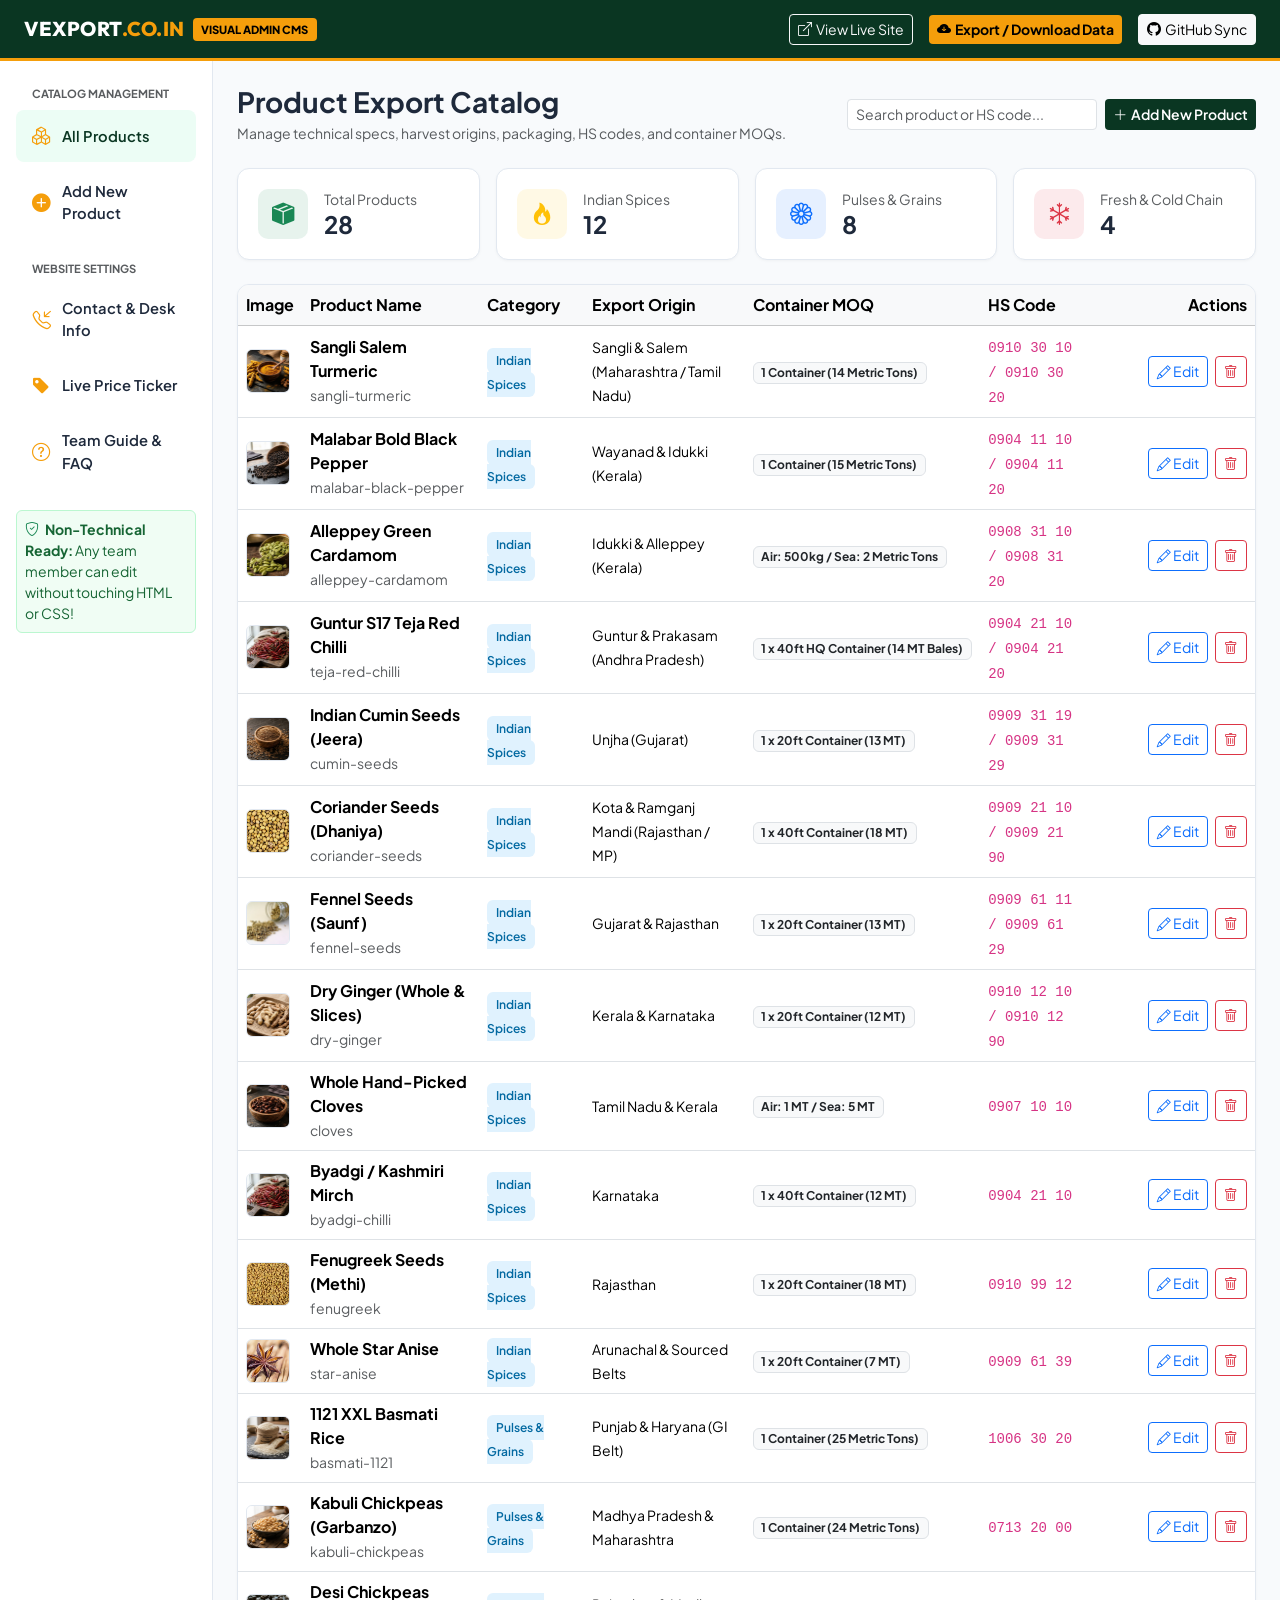
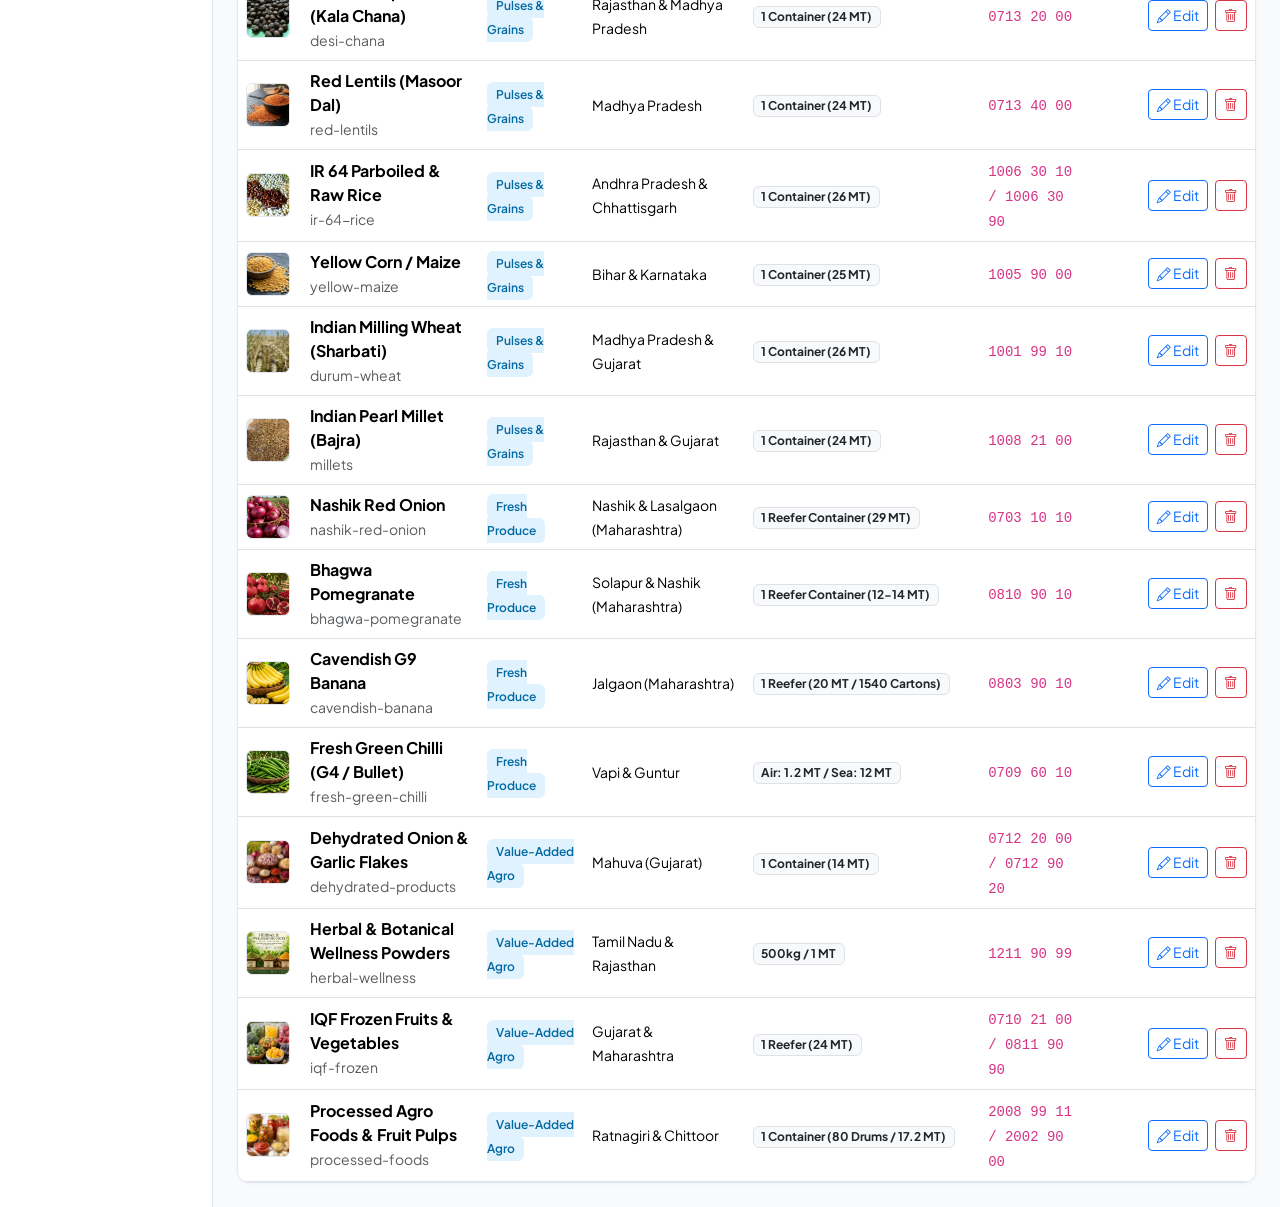
<file: admin/index.html>
<!DOCTYPE html>
<html lang="en">
<head>
  <meta charset="UTF-8">
  <meta name="viewport" content="width=device-width, initial-scale=1.0">
  <title>Vexport Management Studio | Visual Admin CMS</title>
  <link rel="icon" type="image/svg+xml" href="data:image/svg+xml,<svg xmlns='http://www.w3.org/2000/svg' viewBox='0 0 100 100'><rect width='100' height='100' rx='20' fill='%230A3622'/><text x='50%' y='68%' font-size='60' font-weight='800' fill='%23F59E0B' text-anchor='middle'>V</text></svg>">
  <link rel="preconnect" href="https://fonts.googleapis.com">
  <link rel="preconnect" href="https://fonts.gstatic.com" crossorigin>
  <link href="https://fonts.googleapis.com/css2?family=Plus+Jakarta+Sans:wght@400;500;600;700;800&family=Outfit:wght@600;700;800&display=swap" rel="stylesheet">
  <link rel="stylesheet" href="https://cdn.jsdelivr.net/npm/bootstrap-icons@1.11.3/font/bootstrap-icons.min.css">
  <link href="https://cdn.jsdelivr.net/npm/bootstrap@5.3.3/dist/css/bootstrap.min.css" rel="stylesheet">
  <style>
    :root {
      --primary: #0A3622;
      --primary-dark: #062316;
      --accent: #F59E0B;
      --accent-hover: #D97706;
      --bg-dark: #0f172a;
      --bg-surface: #ffffff;
      --border-color: #e2e8f0;
      --text-main: #1e293b;
      --text-muted: #64748b;
    }
    body {
      font-family: 'Plus Jakarta Sans', sans-serif;
      background-color: #f8fafc;
      color: var(--text-main);
      min-height: 100vh;
    }
    .admin-navbar {
      background: var(--primary);
      padding: 0.85rem 1.5rem;
      border-bottom: 3px solid var(--accent);
      color: #fff;
    }
    .brand-title {
      font-family: 'Outfit', sans-serif;
      font-size: 1.25rem;
      font-weight: 800;
      letter-spacing: 0.5px;
    }
    .brand-badge {
      background: var(--accent);
      color: #000;
      font-size: 0.7rem;
      font-weight: 800;
      padding: 0.2rem 0.55rem;
      border-radius: 4px;
      margin-left: 0.5rem;
      text-transform: uppercase;
    }
    .admin-sidebar {
      background: #ffffff;
      border-right: 1px solid var(--border-color);
      min-height: calc(100vh - 65px);
      padding: 1.5rem 1rem;
    }
    .sidebar-nav-item {
      display: flex;
      align-items: center;
      gap: 0.75rem;
      padding: 0.75rem 1rem;
      border-radius: 8px;
      color: var(--text-main);
      text-decoration: none;
      font-weight: 600;
      font-size: 0.92rem;
      margin-bottom: 0.4rem;
      transition: all 0.2s ease;
      cursor: pointer;
    }
    .sidebar-nav-item:hover, .sidebar-nav-item.active {
      background: #ecfdf5;
      color: var(--primary);
    }
    .sidebar-nav-item i {
      font-size: 1.15rem;
      color: var(--accent);
    }
    .stat-card {
      background: #fff;
      border: 1px solid var(--border-color);
      border-radius: 12px;
      padding: 1.25rem;
      display: flex;
      align-items: center;
      gap: 1rem;
      box-shadow: 0 1px 3px rgba(0,0,0,0.04);
    }
    .stat-icon {
      width: 50px;
      height: 50px;
      border-radius: 10px;
      display: flex;
      align-items: center;
      justify-content: center;
      font-size: 1.4rem;
    }
    .table-container {
      background: #fff;
      border: 1px solid var(--border-color);
      border-radius: 12px;
      overflow: hidden;
      box-shadow: 0 1px 3px rgba(0,0,0,0.04);
    }
    .table-product-thumb {
      width: 44px;
      height: 44px;
      object-fit: cover;
      border-radius: 6px;
      border: 1px solid #e2e8f0;
    }
    .btn-gold {
      background: var(--accent);
      color: #000;
      font-weight: 700;
      border: none;
    }
    .btn-gold:hover {
      background: var(--accent-hover);
      color: #000;
    }
    .btn-emerald {
      background: var(--primary);
      color: #fff;
      font-weight: 600;
      border: none;
    }
    .btn-emerald:hover {
      background: var(--primary-dark);
      color: #fff;
    }
    .badge-category {
      background: #e0f2fe;
      color: #0369a1;
      font-weight: 600;
      font-size: 0.75rem;
      padding: 0.3rem 0.6rem;
      border-radius: 6px;
    }
    .toast-sync {
      position: fixed;
      bottom: 20px;
      right: 20px;
      z-index: 9999;
    }
  </style>
</head>
<body>

  <!-- Top Navigation Bar -->
  <header class="admin-navbar d-flex justify-content-between align-items-center">
    <div class="d-flex align-items-center">
      <span class="brand-title">VEXPORT<span style="color:var(--accent);">.CO.IN</span></span>
      <span class="brand-badge">Visual Admin CMS</span>
    </div>
    <div class="d-flex align-items-center gap-3">
      <a href="../index.html" target="_blank" class="btn btn-sm btn-outline-light d-flex align-items-center gap-1">
        <i class="bi bi-box-arrow-up-right"></i> View Live Site
      </a>
      <button type="button" class="btn btn-sm btn-gold d-flex align-items-center gap-1" id="btnExportChanges">
        <i class="bi bi-cloud-arrow-down-fill"></i> Export / Download Data
      </button>
      <button type="button" class="btn btn-sm btn-light d-flex align-items-center gap-1" data-bs-toggle="modal" data-bs-target="#githubSyncModal">
        <i class="bi bi-github"></i> GitHub Sync
      </button>
    </div>
  </header>

  <div class="container-fluid">
    <div class="row">
      <!-- Left Sidebar -->
      <aside class="col-md-3 col-lg-2 admin-sidebar">
        <div class="small fw-bold text-uppercase text-muted px-3 mb-2" style="font-size: 0.7rem;">Catalog Management</div>
        <div class="sidebar-nav-item active" onclick="switchTab('products')">
          <i class="bi bi-boxes"></i> <span>All Products</span>
        </div>
        <div class="sidebar-nav-item" onclick="openProductModal('add')">
          <i class="bi bi-plus-circle-fill"></i> <span>Add New Product</span>
        </div>

        <div class="small fw-bold text-uppercase text-muted px-3 mt-4 mb-2" style="font-size: 0.7rem;">Website Settings</div>
        <div class="sidebar-nav-item" onclick="switchTab('contact')">
          <i class="bi bi-telephone-inbound"></i> <span>Contact & Desk Info</span>
        </div>
        <div class="sidebar-nav-item" onclick="switchTab('mandi')">
          <i class="bi bi-tag-fill"></i> <span>Live Price Ticker</span>
        </div>
        <div class="sidebar-nav-item" onclick="switchTab('help')">
          <i class="bi bi-question-circle"></i> <span>Team Guide & FAQ</span>
        </div>

        <div class="alert alert-info mt-4 p-2 small border-0" style="background:#f0fdf4; border:1px solid #bbf7d0!important; color:#166534;">
          <i class="bi bi-shield-check text-success me-1"></i>
          <strong>Non-Technical Ready:</strong> Any team member can edit without touching HTML or CSS!
        </div>
      </aside>

      <!-- Main Content Area -->
      <main class="col-md-9 col-lg-10 p-4">
        
        <!-- SECTION 1: PRODUCTS TAB -->
        <div id="tab-products">
          <div class="d-flex justify-content-between align-items-center mb-4 flex-wrap gap-2">
            <div>
              <h3 class="fw-bold mb-1">Product Export Catalog</h3>
              <p class="text-muted small mb-0">Manage technical specs, harvest origins, packaging, HS codes, and container MOQs.</p>
            </div>
            <div class="d-flex gap-2">
              <input type="text" id="adminSearchInput" class="form-control form-control-sm" placeholder="Search product or HS code..." style="width: 250px;">
              <button class="btn btn-emerald btn-sm d-flex align-items-center gap-1" onclick="openProductModal('add')">
                <i class="bi bi-plus-lg"></i> Add New Product
              </button>
            </div>
          </div>

          <!-- Quick Stats Row -->
          <div class="row g-3 mb-4">
            <div class="col-sm-6 col-lg-3">
              <div class="stat-card">
                <div class="stat-icon bg-success bg-opacity-10 text-success"><i class="bi bi-box-seam-fill"></i></div>
                <div>
                  <div class="text-muted small">Total Products</div>
                  <h4 class="fw-bold mb-0" id="statTotalProducts">--</h4>
                </div>
              </div>
            </div>
            <div class="col-sm-6 col-lg-3">
              <div class="stat-card">
                <div class="stat-icon bg-warning bg-opacity-10 text-warning"><i class="bi bi-fire"></i></div>
                <div>
                  <div class="text-muted small">Indian Spices</div>
                  <h4 class="fw-bold mb-0" id="statSpicesCount">--</h4>
                </div>
              </div>
            </div>
            <div class="col-sm-6 col-lg-3">
              <div class="stat-card">
                <div class="stat-icon bg-primary bg-opacity-10 text-primary"><i class="bi bi-flower1"></i></div>
                <div>
                  <div class="text-muted small">Pulses & Grains</div>
                  <h4 class="fw-bold mb-0" id="statPulsesCount">--</h4>
                </div>
              </div>
            </div>
            <div class="col-sm-6 col-lg-3">
              <div class="stat-card">
                <div class="stat-icon bg-danger bg-opacity-10 text-danger"><i class="bi bi-snow"></i></div>
                <div>
                  <div class="text-muted small">Fresh & Cold Chain</div>
                  <h4 class="fw-bold mb-0" id="statFreshCount">--</h4>
                </div>
              </div>
            </div>
          </div>

          <!-- Products Table -->
          <div class="table-container">
            <table class="table table-hover align-middle mb-0">
              <thead class="table-light">
                <tr>
                  <th style="width: 60px;">Image</th>
                  <th>Product Name</th>
                  <th>Category</th>
                  <th>Export Origin</th>
                  <th>Container MOQ</th>
                  <th>HS Code</th>
                  <th class="text-end" style="width: 170px;">Actions</th>
                </tr>
              </thead>
              <tbody id="adminProductsTableBody">
                <!-- Dynamically populated via admin.js -->
              </tbody>
            </table>
          </div>
        </div>

        <!-- SECTION 2: CONTACT & DESK SETTINGS -->
        <div id="tab-contact" style="display: none;">
          <div class="mb-4">
            <h3 class="fw-bold mb-1">Company Contact & Desk Information</h3>
            <p class="text-muted small mb-0">Update contact numbers, WhatsApp numbers, email addresses, and headquarters location.</p>
          </div>

          <div class="card p-4 border-0 shadow-sm" style="max-width: 800px;">
            <div class="row g-3">
              <div class="col-md-6">
                <label class="form-label fw-bold small">Official WhatsApp Number (With Country Code)</label>
                <input type="text" id="cfgWhatsApp" class="form-control" value="919867200400">
                <small class="text-muted">Used for 1-click WhatsApp customer chats.</small>
              </div>
              <div class="col-md-6">
                <label class="form-label fw-bold small">Direct Phone Number</label>
                <input type="text" id="cfgPhone" class="form-control" value="+91 98672 00400">
              </div>
              <div class="col-md-6">
                <label class="form-label fw-bold small">Corporate Export Email</label>
                <input type="email" id="cfgEmail" class="form-control" value="rizwan@vexport.in">
              </div>
              <div class="col-md-6">
                <label class="form-label fw-bold small">Operating Hours</label>
                <input type="text" id="cfgHours" class="form-control" value="Mon - Sat, 9:00 AM - 7:00 PM IST">
              </div>
              <div class="col-12">
                <label class="form-label fw-bold small">Packhouse / Office Address</label>
                <textarea id="cfgAddress" class="form-control" rows="2">Office No. 03, Huda Park, Kausa, Mumbra, Thane - 400612, Maharashtra, India</textarea>
              </div>
              <div class="col-12 mt-3">
                <button type="button" class="btn btn-emerald" onclick="saveCompanySettings()">
                  <i class="bi bi-check2-circle"></i> Save Contact Settings
                </button>
              </div>
            </div>
          </div>
        </div>

        <!-- SECTION 3: MANDI TICKER SETTINGS -->
        <div id="tab-mandi" style="display: none;">
          <div class="mb-4">
            <h3 class="fw-bold mb-1">Live Mandi Price Ticker & Indications</h3>
            <p class="text-muted small mb-0">Manage the price estimates displayed in the slide-out rate calculator drawer.</p>
          </div>
          <div class="card p-4 border-0 shadow-sm" style="max-width: 800px;">
            <div class="alert alert-warning small">
              <i class="bi bi-info-circle-fill me-1"></i> These rates help provide indicative instant ranges to international buyers before formal Purchase Orders are locked.
            </div>
            <div class="table-responsive">
              <table class="table align-middle">
                <thead>
                  <tr>
                    <th>Commodity</th>
                    <th>Benchmark Mandi</th>
                    <th>Indicative Range (FOB JNPT / Nhava Sheva)</th>
                  </tr>
                </thead>
                <tbody>
                  <tr>
                    <td>Sangli Salem Turmeric</td>
                    <td>Sangli Mandi</td>
                    <td><input type="text" class="form-control form-control-sm" value="$1,350 - $1,550 / MT"></td>
                  </tr>
                  <tr>
                    <td>Malabar Black Pepper (550GL)</td>
                    <td>Kochi Terminal</td>
                    <td><input type="text" class="form-control form-control-sm" value="$6,800 - $7,200 / MT"></td>
                  </tr>
                  <tr>
                    <td>1121 XXL Basmati Rice</td>
                    <td>Punjab / Haryana Belt</td>
                    <td><input type="text" class="form-control form-control-sm" value="$1,050 - $1,180 / MT"></td>
                  </tr>
                  <tr>
                    <td>Nashik Red Onions (55mm+)</td>
                    <td>Lasalgaon Mandi</td>
                    <td><input type="text" class="form-control form-control-sm" value="$320 - $380 / MT"></td>
                  </tr>
                </tbody>
              </table>
              <button class="btn btn-emerald btn-sm" onclick="showToast('Live Mandi price settings saved successfully!')">
                <i class="bi bi-save"></i> Update Rate Sheet
              </button>
            </div>
          </div>
        </div>

        <!-- SECTION 4: TEAM GUIDE & INSTRUCTIONS -->
        <div id="tab-help" style="display: none;">
          <div class="mb-4">
            <h3 class="fw-bold mb-1">Team Member Collaboration Guide</h3>
            <p class="text-muted small mb-0">How any non-technical team member can add or edit website information.</p>
          </div>
          <div class="row g-4" style="max-width: 950px;">
            <div class="col-md-6">
              <div class="card p-4 border-0 shadow-sm h-100">
                <h5 class="fw-bold text-success"><i class="bi bi-1-circle-fill me-2"></i> How to Add a New Product</h5>
                <ol class="small text-muted ps-3 mt-2 lh-lg">
                  <li>Click <b>"Add New Product"</b> button on the top right.</li>
                  <li>Fill in Product Name (e.g. <i>Kashmiri Saffron</i> or <i>White Sesame Seeds</i>).</li>
                  <li>Select Category (Spices, Pulses, or Fresh Produce).</li>
                  <li>Enter MOQ (e.g. <i>1 FCL 20ft Container</i>) and HS Code.</li>
                  <li>Add image path (e.g. <code>assets/images/new-product.jpg</code>).</li>
                  <li>Click <b>"Save Product"</b>. It will appear immediately in the catalog!</li>
                </ol>
              </div>
            </div>
            <div class="col-md-6">
              <div class="card p-4 border-0 shadow-sm h-100">
                <h5 class="fw-bold text-primary"><i class="bi bi-2-circle-fill me-2"></i> How to Publish to the Live Website</h5>
                <ol class="small text-muted ps-3 mt-2 lh-lg">
                  <li>After editing products, click <b>"GitHub Sync"</b> at the top.</li>
                  <li>If you connected your GitHub account or Personal Access Token, click <b>"Push to Live"</b>.</li>
                  <li>Alternatively, click <b>"Export / Download Data"</b> and save the file into <code>assets/js/product-data.js</code>.</li>
                  <li>Once connected to Vercel, any GitHub push goes live worldwide in under 15 seconds!</li>
                </ol>
              </div>
            </div>
          </div>
        </div>

      </main>
    </div>
  </div>

  <!-- ADD / EDIT PRODUCT MODAL -->
  <div class="modal fade" id="productModal" tabindex="-1" aria-hidden="true">
    <div class="modal-dialog modal-lg modal-dialog-centered modal-dialog-scrollable">
      <div class="modal-content">
        <div class="modal-header bg-dark text-white">
          <h5 class="modal-title" id="productModalTitle"><i class="bi bi-pencil-square text-warning me-2"></i> Edit Product</h5>
          <button type="button" class="btn-close btn-close-white" data-bs-dismiss="modal"></button>
        </div>
        <div class="modal-body p-4">
          <form id="productEditForm">
            <input type="hidden" id="editProductId">
            <div class="row g-3">
              <div class="col-md-8">
                <label class="form-label fw-bold small">Product Name *</label>
                <input type="text" id="editName" class="form-control" required placeholder="e.g. Malabar Black Pepper">
              </div>
              <div class="col-md-4">
                <label class="form-label fw-bold small">Category *</label>
                <select id="editCategory" class="form-select">
                  <option value="Indian Spices">Indian Spices</option>
                  <option value="Pulses & Grains">Pulses & Grains</option>
                  <option value="Fresh Produce">Fresh Produce</option>
                  <option value="Value-Added Commodities">Value-Added Commodities</option>
                </select>
              </div>
              <div class="col-md-6">
                <label class="form-label fw-bold small">Badge / Status</label>
                <input type="text" id="editBadge" class="form-control" placeholder="e.g. Top Export GI Belt or 550 GL Grade">
              </div>
              <div class="col-md-6">
                <label class="form-label fw-bold small">Availability</label>
                <input type="text" id="editAvailability" class="form-control" value="Available Now">
              </div>
              <div class="col-12">
                <label class="form-label fw-bold small">Short Export Description *</label>
                <textarea id="editShortDesc" class="form-control" rows="2" placeholder="Brief technical summary for buyers..."></textarea>
              </div>
              <div class="col-md-4">
                <label class="form-label fw-bold small">Origin Belt</label>
                <input type="text" id="editOrigin" class="form-control" placeholder="e.g. Sangli, Maharashtra">
              </div>
              <div class="col-md-4">
                <label class="form-label fw-bold small">Export HS Code</label>
                <input type="text" id="editHsCode" class="form-control" placeholder="e.g. 0904 11 30">
              </div>
              <div class="col-md-4">
                <label class="form-label fw-bold small">Container MOQ</label>
                <input type="text" id="editMoq" class="form-control" placeholder="e.g. 1 Container (14 MT)">
              </div>
              <div class="col-md-6">
                <label class="form-label fw-bold small">Harvest Season</label>
                <input type="text" id="editSeason" class="form-control" placeholder="e.g. Dec to March (Year-Round)">
              </div>
              <div class="col-md-6">
                <label class="form-label fw-bold small">Primary Packaging</label>
                <input type="text" id="editPackaging" class="form-control" placeholder="e.g. 25kg / 50kg PP Woven Bags">
              </div>
              <div class="col-12">
                <label class="form-label fw-bold small">Product Image Path / URL</label>
                <input type="text" id="editImage" class="form-control" placeholder="assets/images/filename.jpg">
                <small class="text-muted">Place photo in <code>assets/images/</code> or paste image link.</small>
              </div>
            </div>
          </form>
        </div>
        <div class="modal-footer bg-light">
          <button type="button" class="btn btn-secondary btn-sm" data-bs-dismiss="modal">Cancel</button>
          <button type="button" class="btn btn-emerald btn-sm" onclick="saveProductFromModal()">
            <i class="bi bi-check-lg"></i> Save Product Changes
          </button>
        </div>
      </div>
    </div>
  </div>

  <!-- GITHUB SYNC MODAL -->
  <div class="modal fade" id="githubSyncModal" tabindex="-1" aria-hidden="true">
    <div class="modal-dialog modal-dialog-centered">
      <div class="modal-content">
        <div class="modal-header bg-dark text-white">
          <h5 class="modal-title"><i class="bi bi-github me-2"></i> GitHub Repository Sync</h5>
          <button type="button" class="btn-close btn-close-white" data-bs-dismiss="modal"></button>
        </div>
        <div class="modal-body p-4">
          <p class="small text-muted">
            This website is linked to your GitHub repository: <b>shanawazvibecode/vexport-website</b>.
          </p>
          <div class="mb-3">
            <label class="form-label fw-bold small">Repository</label>
            <input type="text" class="form-control form-control-sm" value="shanawazvibecode/vexport-website" readonly>
          </div>
          <div class="mb-3">
            <label class="form-label fw-bold small">Target Branch</label>
            <input type="text" class="form-control form-control-sm" value="main" readonly>
          </div>
          <div class="alert alert-success small mb-0">
            <i class="bi bi-check-circle-fill text-success me-1"></i>
            <b>Automatic CI/CD:</b> Any commit to this repo will immediately update your live website once connected to Vercel or Cloudflare!
          </div>
        </div>
        <div class="modal-footer bg-light">
          <button type="button" class="btn btn-secondary btn-sm" data-bs-dismiss="modal">Close</button>
          <a href="https://github.com/shanawazvibecode/vexport-website" target="_blank" class="btn btn-dark btn-sm">
            <i class="bi bi-box-arrow-up-right"></i> Open on GitHub
          </a>
        </div>
      </div>
    </div>
  </div>

  <!-- Toast Container -->
  <div class="toast-container toast-sync" id="toastContainer"></div>

  <!-- Bootstrap 5 JS -->
  <script src="https://cdn.jsdelivr.net/npm/bootstrap@5.3.3/dist/js/bootstrap.bundle.min.js"></script>
  
  <!-- Master Product Database Reference -->
  <script src="../assets/js/product-data.js"></script>
  <!-- Admin Controller Logic -->
  <script src="admin.js"></script>
</body>
</html>
</file>
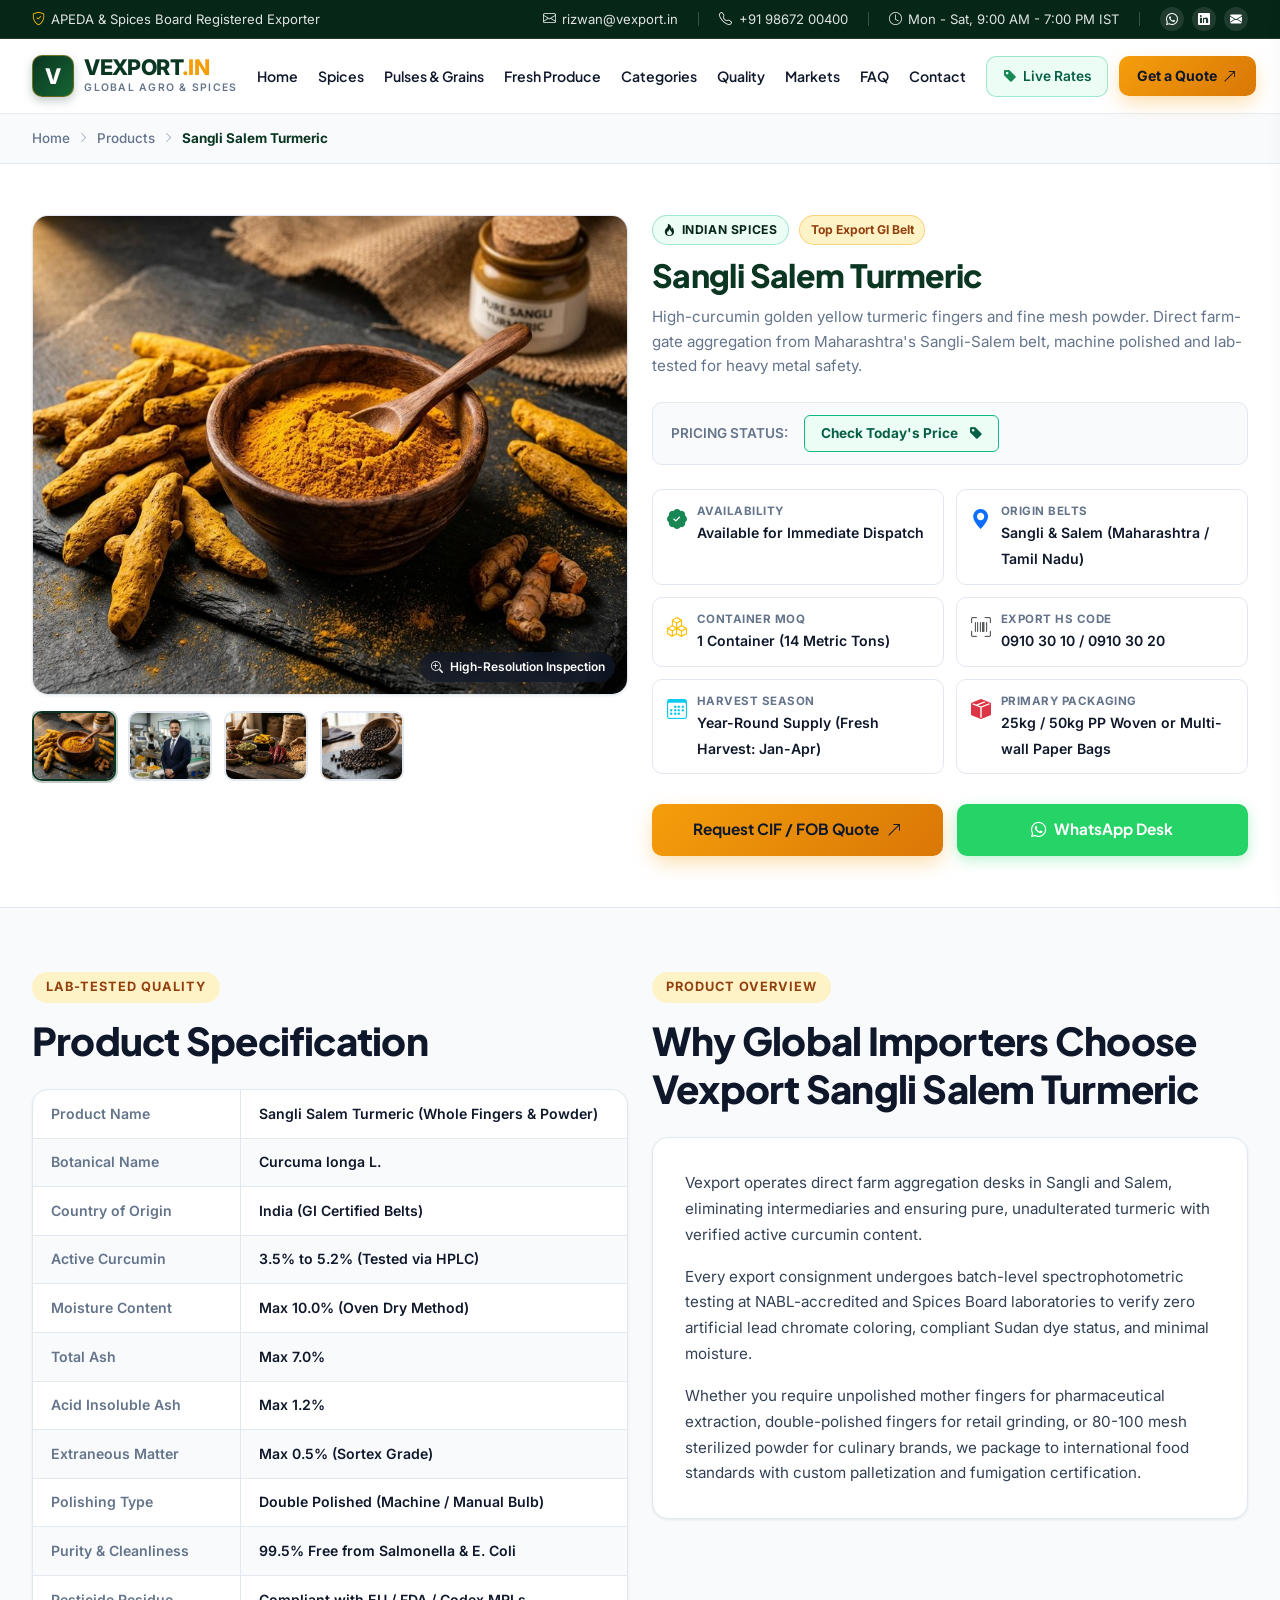
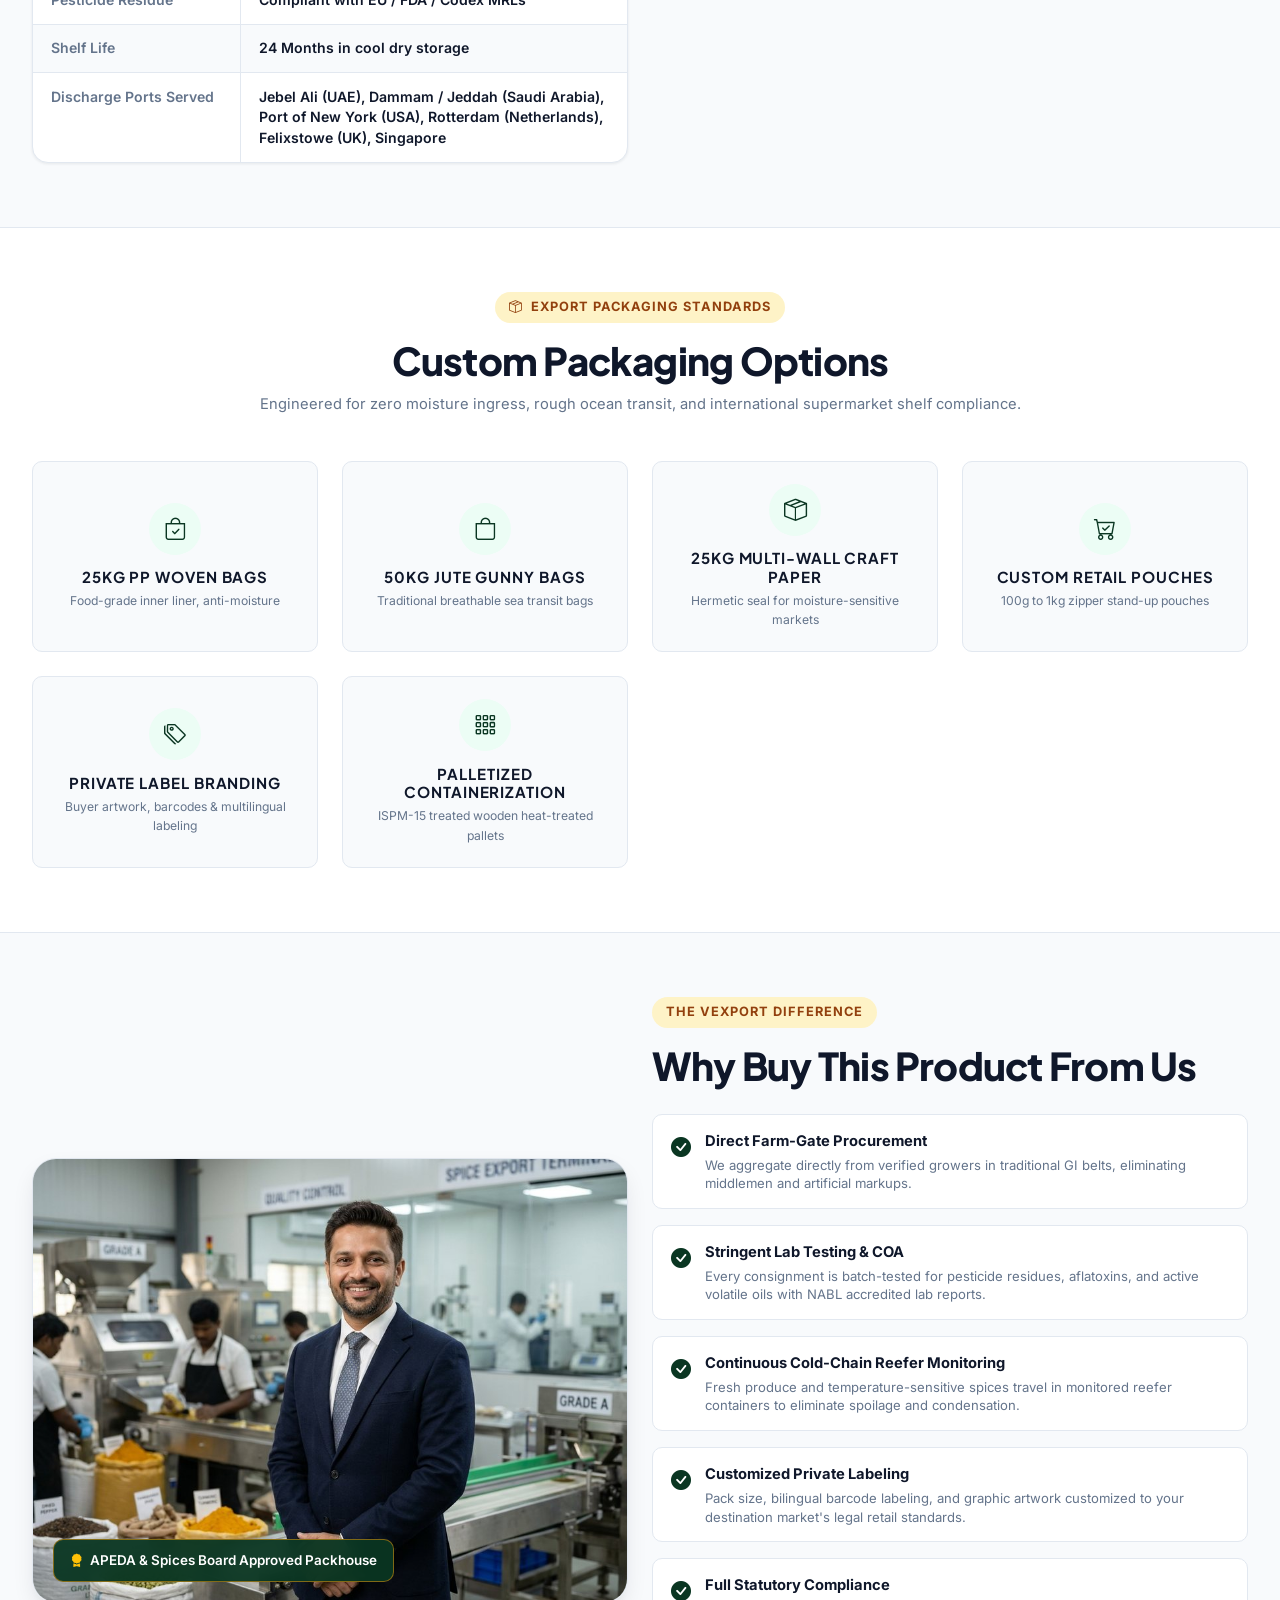
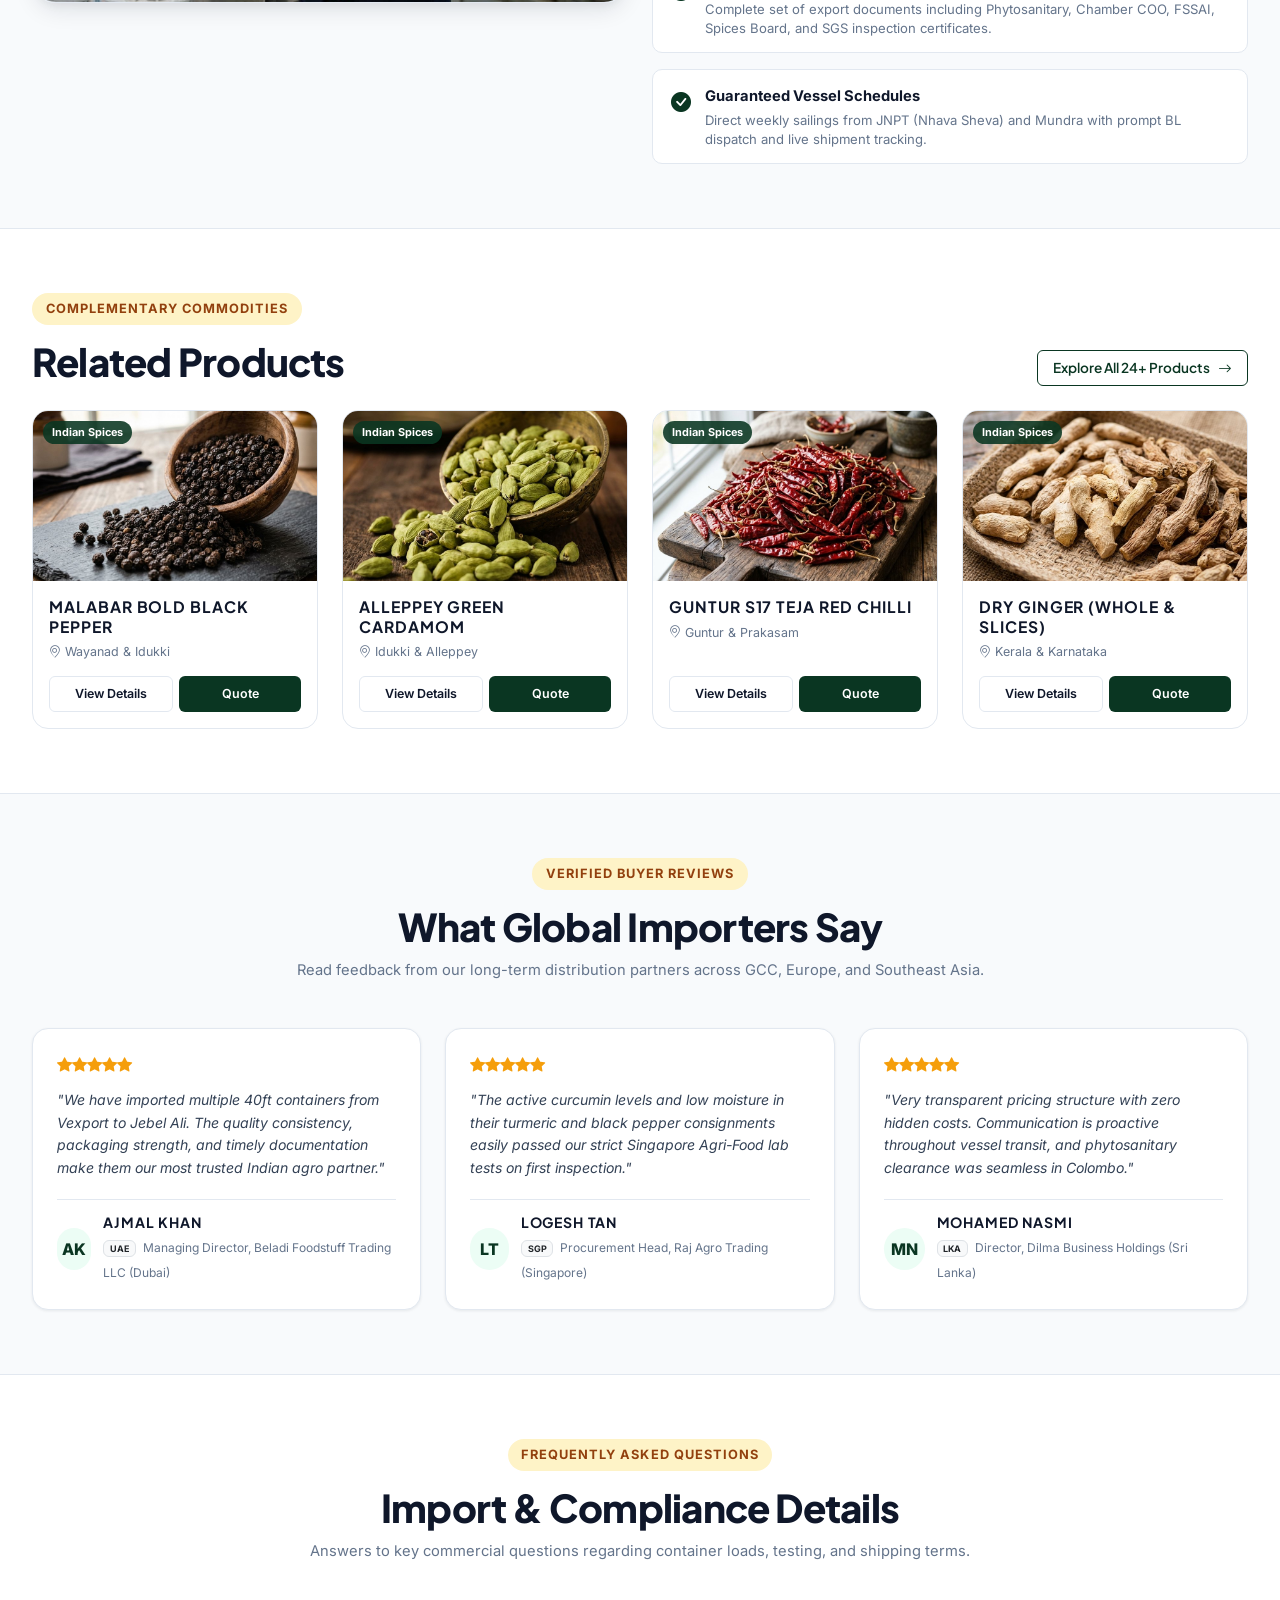
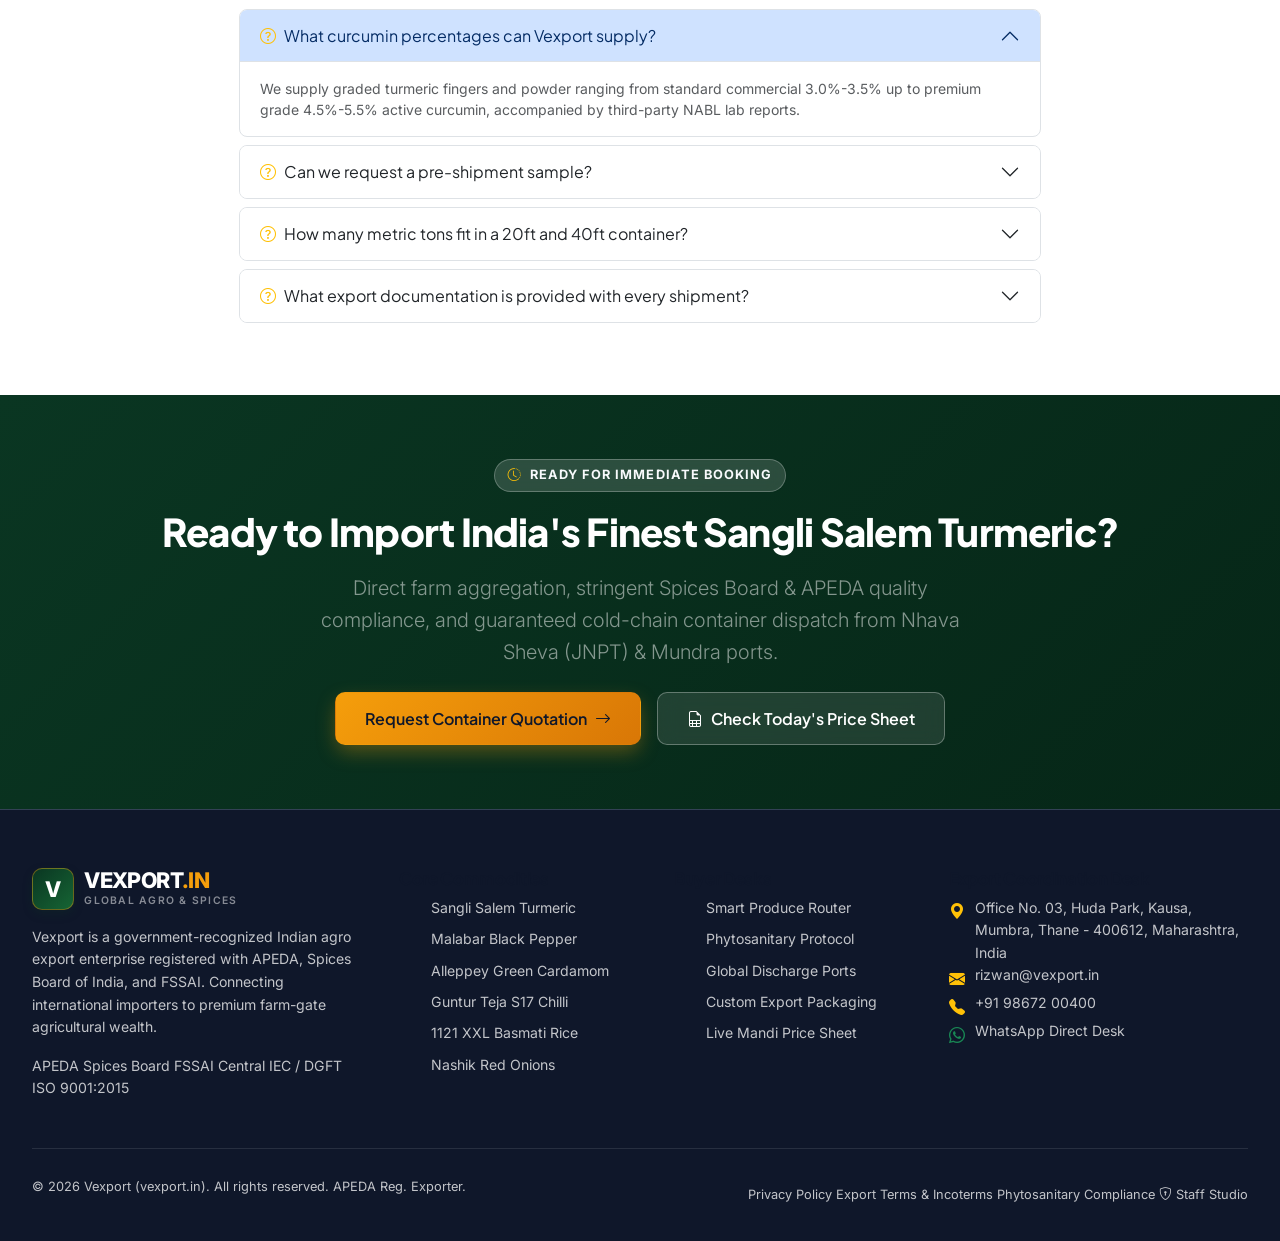
<file: product-detail.html>
<!DOCTYPE html>
<html lang="en">
<head>
  <meta charset="UTF-8">
  <meta name="viewport" content="width=device-width, initial-scale=1.0">
  <title>Product Details | Vexport Global Agro &amp; Spices Exports</title>
  <meta name="description" content="Detailed technical specifications, packaging formats, origin details, and container quotation for premium Indian spices, pulses, and agro produce from Vexport.">
  
  <!-- Favicon -->
  <link rel="icon" type="image/svg+xml" href="data:image/svg+xml,<svg xmlns='http://www.w3.org/2000/svg' viewBox='0 0 100 100'><rect width='100' height='100' rx='20' fill='%230A3622'/><text x='50%' y='68%' font-size='60' font-weight='800' fill='%23F59E0B' text-anchor='middle'>V</text></svg>">
  
  <!-- Fonts & Icons -->
  <link rel="preconnect" href="https://fonts.googleapis.com">
  <link rel="preconnect" href="https://fonts.gstatic.com" crossorigin>
  <link href="https://fonts.googleapis.com/css2?family=Plus+Jakarta+Sans:wght@400;500;600;700;800&family=Outfit:wght@500;600;700;800;900&display=swap" rel="stylesheet">
  <link rel="stylesheet" href="https://cdn.jsdelivr.net/npm/bootstrap-icons@1.11.3/font/bootstrap-icons.min.css">
  
  <!-- Bootstrap 5 CSS -->
  <link href="https://cdn.jsdelivr.net/npm/bootstrap@5.3.3/dist/css/bootstrap.min.css" rel="stylesheet">

  <!-- Core & Detail Stylesheets -->
  <link rel="stylesheet" href="assets/css/style.css">
  <link rel="stylesheet" href="assets/css/product-detail.css">
</head>
<body>

  <!-- ==========================================================================
       1. TOPBAR (Contact & Credentials)
       ========================================================================== -->
  <div class="vex-topbar">
    <div class="vex-container vex-topbar-inner">
      <div class="topbar-left">
        <div class="topbar-item">
          <i class="bi bi-shield-check text-warning"></i>
          <span>APEDA &amp; Spices Board Registered Exporter</span>
        </div>
      </div>
      <div class="topbar-right">
        <div class="topbar-item">
          <i class="bi bi-envelope"></i>
          <a href="mailto:rizwan@vexport.in">rizwan@vexport.in</a>
        </div>
        <div class="topbar-divider"></div>
        <div class="topbar-item">
          <i class="bi bi-telephone"></i>
          <a href="tel:+919867200400">+91 98672 00400</a>
        </div>
        <div class="topbar-divider"></div>
        <div class="topbar-item">
          <i class="bi bi-clock"></i>
          <span>Mon - Sat, 9:00 AM - 7:00 PM IST</span>
        </div>
        <div class="topbar-divider"></div>
        <div class="topbar-socials">
          <a href="https://wa.me/919867200400" target="_blank" aria-label="WhatsApp"><i class="bi bi-whatsapp"></i></a>
          <a href="https://linkedin.com" target="_blank" aria-label="LinkedIn"><i class="bi bi-linkedin"></i></a>
          <a href="mailto:rizwan@vexport.in" aria-label="Email"><i class="bi bi-envelope-fill"></i></a>
        </div>
      </div>
    </div>
  </div>

  <!-- ==========================================================================
       2. STICKY SINGLE-LINE HEADER
       ========================================================================== -->
  <header class="vex-header" id="siteHeader">
    <div class="vex-container vex-nav-inner">
      <a href="index.html" class="vex-logo">
        <div class="logo-badge">V</div>
        <div class="logo-text-wrap">
          <span class="logo-brand">VEXPORT<span>.IN</span></span>
          <span class="logo-tagline">Global Agro &amp; Spices</span>
        </div>
      </a>

      <ul class="vex-nav-menu" id="vexNavMenu">
        <li><a href="index.html#home" class="nav-link">Home</a></li>
        <li><a href="index.html#spices" class="nav-link">Spices</a></li>
        <li><a href="index.html#pulses" class="nav-link">Pulses &amp; Grains</a></li>
        <li><a href="index.html#fresh-produce" class="nav-link">Fresh Produce</a></li>
        <li><a href="index.html#categories" class="nav-link">Categories</a></li>
        <li><a href="index.html#quality" class="nav-link">Quality</a></li>
        <li><a href="index.html#markets" class="nav-link">Markets</a></li>
        <li><a href="index.html#faq" class="nav-link">FAQ</a></li>
        <li><a href="index.html#contact" class="nav-link">Contact</a></li>
      </ul>

      <div class="vex-nav-actions">
        <button type="button" class="btn-nav-rates js-open-price-drawer" data-product="All Commodities">
          <i class="bi bi-tag-fill text-success"></i>
          <span>Live Rates</span>
        </button>
        <button type="button" class="btn-nav-quote js-open-quote-modal">
          <span>Get a Quote</span>
          <i class="bi bi-arrow-up-right"></i>
        </button>
        <button type="button" class="mobile-toggle-btn" id="mobileMenuToggle" aria-label="Toggle navigation">
          <i class="bi bi-list"></i>
        </button>
      </div>
    </div>
  </header>

  <!-- ==========================================================================
       3. BREADCRUMBS
       ========================================================================== -->
  <div class="pd-breadcrumb-strip">
    <div class="vex-container">
      <div class="breadcrumb-nav">
        <a href="index.html">Home</a>
        <i class="bi bi-chevron-right"></i>
        <a href="index.html#spices">Products</a>
        <i class="bi bi-chevron-right"></i>
        <span class="current" id="pdBreadcrumbCurrent">Product Details</span>
      </div>
    </div>
  </div>

  <!-- ==========================================================================
       4. PRODUCT HERO (Interactive Gallery + Hero Info Panel)
       ========================================================================== -->
  <section class="pd-hero-section">
    <div class="vex-container">
      <div class="row gy-5 align-items-start">
        
        <!-- Left: Image Gallery & Thumbnail Row -->
        <div class="col-lg-6">
          <div class="pd-gallery-wrap">
            <a href="javascript:void(0)" class="pd-gallery-main" id="pdMainImageLink" target="_blank" title="Inspect Full-Resolution Export Batch Photo">
              <img src="assets/images/turmeric.jpg" alt="Main Product Showcase" id="pdMainImage" onerror="this.onerror=null; this.src='assets/images/turmeric.jpg';">
              <span class="pd-zoom-hint"><i class="bi bi-zoom-in me-1"></i> High-Resolution Inspection</span>
            </a>
            <!-- Thumbnails Switcher -->
            <div class="pd-thumb-row" id="pdThumbRow">
              <!-- Dynamically populated by product-detail.js -->
            </div>
          </div>
        </div>

        <!-- Right: Info Panel & CTAs -->
        <div class="col-lg-6">
          <div class="pd-info-panel">
            <div class="pd-badges-row">
              <span class="pd-cat-badge" id="pdCategoryBadge"><i class="bi bi-tag"></i> Product</span>
              <span class="pd-avail-badge" id="pdAvailBadge">Available Now</span>
            </div>

            <h1 class="pd-title" id="pdTitle">Loading Commodity...</h1>
            <p class="pd-short-desc" id="pdShortDesc">Loading product specifications and export summary...</p>

            <!-- Pricing Bar -->
            <div class="pd-price-row">
              <span class="pd-price-label">Pricing Status:</span>
              <button type="button" class="btn-price-check js-price-panel-trigger" data-product="Product">
                Check Today's Price <i class="bi bi-tag-fill ms-1"></i>
              </button>
            </div>

            <!-- Quick Facts Grid (6-Cell Matrix) -->
            <div class="pd-quick-facts-grid" id="pdQuickFacts">
              <!-- Dynamically populated -->
            </div>

            <!-- Hero Action Buttons -->
            <div class="pd-cta-group">
              <button type="button" class="btn-pd-quote js-pd-open-quote js-open-quote-modal" data-product="Product">
                <span>Request CIF / FOB Quote</span>
                <i class="bi bi-arrow-up-right"></i>
              </button>
              <a href="#" target="_blank" class="btn-pd-whatsapp" id="pdWhatsAppBtn">
                <i class="bi bi-whatsapp"></i>
                <span>WhatsApp Desk</span>
              </a>
            </div>
          </div>
        </div>

      </div>
    </div>
  </section>

  <!-- ==========================================================================
       5. FULL TECHNICAL SPECIFICATIONS & OVERVIEW SECTION
       ========================================================================== -->
  <section class="pd-specs-section">
    <div class="vex-container">
      <div class="row gy-5">
        
        <!-- Left Column: Detailed Specification Table -->
        <div class="col-lg-6">
          <span class="eyebrow eyebrow-gold">Lab-Tested Quality</span>
          <h2 class="mb-4">Product Specification</h2>
          <div class="spec-table-wrap" id="pdSpecsTable">
            <!-- Dynamically populated -->
          </div>
        </div>

        <!-- Right Column: Commercial Overview & Farm Story -->
        <div class="col-lg-6">
          <span class="eyebrow eyebrow-gold">Product Overview</span>
          <h2 class="mb-4" id="pdWhyChooseTitle">Why Buyers Choose Our Product</h2>
          <div class="why-choose-card">
            <div class="why-choose-text" id="pdWhyChooseBody">
              <!-- Dynamically populated -->
            </div>
          </div>
        </div>

      </div>
    </div>
  </section>

  <!-- ==========================================================================
       6. PACKAGING OPTIONS GRID
       ========================================================================== -->
  <section class="pd-packaging-section">
    <div class="vex-container">
      <div class="section-header">
        <span class="eyebrow eyebrow-gold"><i class="bi bi-box-seam"></i> Export Packaging Standards</span>
        <h2>Custom Packaging Options</h2>
        <p class="section-subtitle">
          Engineered for zero moisture ingress, rough ocean transit, and international supermarket shelf compliance.
        </p>
      </div>
      <div class="row g-4" id="pdPackagingGrid">
        <!-- Dynamically populated -->
      </div>
    </div>
  </section>

  <!-- ==========================================================================
       7. THE VEXPORT DIFFERENCE: QUALITY & PACKHOUSE ASSURANCE
       ========================================================================== -->
  <section class="pd-infra-section">
    <div class="vex-container">
      <div class="row align-items-center gy-5">
        <div class="col-lg-6">
          <div class="infra-img-card">
            <img src="assets/images/founder-inspection.jpg" alt="Vexport Packhouse Quality Inspection" loading="lazy">
            <div class="infra-badge">
              <i class="bi bi-award-fill text-warning me-1"></i> APEDA &amp; Spices Board Approved Packhouse
            </div>
          </div>
        </div>
        <div class="col-lg-6">
          <span class="eyebrow eyebrow-gold">The Vexport Difference</span>
          <h2 class="mb-4">Why Buy This Product From Us</h2>
          <div class="checklist-grid">
            <div class="check-item">
              <i class="bi bi-check-circle-fill"></i>
              <div>
                <strong>Direct Farm-Gate Procurement</strong>
                <p>We aggregate directly from verified growers in traditional GI belts, eliminating middlemen and artificial markups.</p>
              </div>
            </div>
            <div class="check-item">
              <i class="bi bi-check-circle-fill"></i>
              <div>
                <strong>Stringent Lab Testing &amp; COA</strong>
                <p>Every consignment is batch-tested for pesticide residues, aflatoxins, and active volatile oils with NABL accredited lab reports.</p>
              </div>
            </div>
            <div class="check-item">
              <i class="bi bi-check-circle-fill"></i>
              <div>
                <strong>Continuous Cold-Chain Reefer Monitoring</strong>
                <p>Fresh produce and temperature-sensitive spices travel in monitored reefer containers to eliminate spoilage and condensation.</p>
              </div>
            </div>
            <div class="check-item">
              <i class="bi bi-check-circle-fill"></i>
              <div>
                <strong>Customized Private Labeling</strong>
                <p>Pack size, bilingual barcode labeling, and graphic artwork customized to your destination market's legal retail standards.</p>
              </div>
            </div>
            <div class="check-item">
              <i class="bi bi-check-circle-fill"></i>
              <div>
                <strong>Full Statutory Compliance</strong>
                <p>Complete set of export documents including Phytosanitary, Chamber COO, FSSAI, Spices Board, and SGS inspection certificates.</p>
              </div>
            </div>
            <div class="check-item">
              <i class="bi bi-check-circle-fill"></i>
              <div>
                <strong>Guaranteed Vessel Schedules</strong>
                <p>Direct weekly sailings from JNPT (Nhava Sheva) and Mundra with prompt BL dispatch and live shipment tracking.</p>
              </div>
            </div>
          </div>
        </div>
      </div>
    </div>
  </section>

  <!-- ==========================================================================
       8. RELATED EXPORT PRODUCTS
       ========================================================================== -->
  <section class="pd-related-section">
    <div class="vex-container">
      <div class="d-flex flex-wrap justify-content-between align-items-end mb-4 gap-3">
        <div>
          <span class="eyebrow eyebrow-gold">Complementary Commodities</span>
          <h2 class="mb-0">Related Products</h2>
        </div>
        <a href="index.html#spices" class="btn btn-outline-primary btn-sm">
          <span>Explore All 24+ Products</span>
          <i class="bi bi-arrow-right"></i>
        </a>
      </div>
      <div class="row g-4" id="pdRelatedRow">
        <!-- Dynamically populated -->
      </div>
    </div>
  </section>

  <!-- ==========================================================================
       9. INTERNATIONAL BUYER TESTIMONIALS
       ========================================================================== -->
  <section class="pd-reviews-section">
    <div class="vex-container">
      <div class="section-header">
        <span class="eyebrow eyebrow-gold">Verified Buyer Reviews</span>
        <h2>What Global Importers Say</h2>
        <p class="section-subtitle">Read feedback from our long-term distribution partners across GCC, Europe, and Southeast Asia.</p>
      </div>
      <div class="row g-4">
        <div class="col-lg-4 col-md-6">
          <div class="review-card">
            <div class="review-stars">
              <i class="bi bi-star-fill"></i><i class="bi bi-star-fill"></i><i class="bi bi-star-fill"></i><i class="bi bi-star-fill"></i><i class="bi bi-star-fill"></i>
            </div>
            <p class="review-text">
              "We have imported multiple 40ft containers from Vexport to Jebel Ali. The quality consistency, packaging strength, and timely documentation make them our most trusted Indian agro partner."
            </p>
            <div class="review-author">
              <div class="review-author-avatar">AK</div>
              <div class="review-author-info">
                <h6>Ajmal Khan</h6>
                <small><span class="badge bg-light text-dark border me-1">UAE</span> Managing Director, Beladi Foodstuff Trading LLC (Dubai)</small>
              </div>
            </div>
          </div>
        </div>

        <div class="col-lg-4 col-md-6">
          <div class="review-card">
            <div class="review-stars">
              <i class="bi bi-star-fill"></i><i class="bi bi-star-fill"></i><i class="bi bi-star-fill"></i><i class="bi bi-star-fill"></i><i class="bi bi-star-fill"></i>
            </div>
            <p class="review-text">
              "The active curcumin levels and low moisture in their turmeric and black pepper consignments easily passed our strict Singapore Agri-Food lab tests on first inspection."
            </p>
            <div class="review-author">
              <div class="review-author-avatar">LT</div>
              <div class="review-author-info">
                <h6>Logesh Tan</h6>
                <small><span class="badge bg-light text-dark border me-1">SGP</span> Procurement Head, Raj Agro Trading (Singapore)</small>
              </div>
            </div>
          </div>
        </div>

        <div class="col-lg-4 col-md-6">
          <div class="review-card">
            <div class="review-stars">
              <i class="bi bi-star-fill"></i><i class="bi bi-star-fill"></i><i class="bi bi-star-fill"></i><i class="bi bi-star-fill"></i><i class="bi bi-star-fill"></i>
            </div>
            <p class="review-text">
              "Very transparent pricing structure with zero hidden costs. Communication is proactive throughout vessel transit, and phytosanitary clearance was seamless in Colombo."
            </p>
            <div class="review-author">
              <div class="review-author-avatar">MN</div>
              <div class="review-author-info">
                <h6>Mohamed Nasmi</h6>
                <small><span class="badge bg-light text-dark border me-1">LKA</span> Director, Dilma Business Holdings (Sri Lanka)</small>
              </div>
            </div>
          </div>
        </div>
      </div>
    </div>
  </section>

  <!-- ==========================================================================
       10. PRODUCT-SPECIFIC FAQS ACCORDION
       ========================================================================== -->
  <section class="vex-faq-section section-padding" style="background:#FFFFFF;">
    <div class="vex-container">
      <div class="section-header">
        <span class="eyebrow eyebrow-gold">Frequently Asked Questions</span>
        <h2>Import &amp; Compliance Details</h2>
        <p class="section-subtitle">Answers to key commercial questions regarding container loads, testing, and shipping terms.</p>
      </div>
      <div class="row justify-content-center">
        <div class="col-lg-8">
          <div class="accordion" id="pdFaqList">
            <!-- Dynamically populated -->
          </div>
        </div>
      </div>
    </div>
  </section>

  <!-- ==========================================================================
       11. BOTTOM ACTION STRIP
       ========================================================================== -->
  <section class="section-padding bg-dark text-white text-center position-relative overflow-hidden" style="background: linear-gradient(135deg, var(--primary) 0%, #062617 100%) !important;">
    <div class="vex-container position-relative" style="z-index: 2;">
      <span class="eyebrow eyebrow-dark mb-3"><i class="bi bi-clock-history text-warning"></i> Ready for Immediate Booking</span>
      <h2 class="text-white mb-3" id="pdCtaTitle">Ready to Import India's Finest Commodities?</h2>
      <p class="lead text-white-50 mx-auto mb-4" style="max-width: 680px;" id="pdCtaDesc">
        Direct farm-gate aggregation, verified lab compliance, and guaranteed cold-chain container dispatch to global discharge ports.
      </p>
      <div class="d-flex justify-content-center flex-wrap gap-3">
        <button type="button" class="btn btn-gold btn-lg js-pd-open-quote js-open-quote-modal" data-product="Product">
          <span>Request Container Quotation</span>
          <i class="bi bi-arrow-right"></i>
        </button>
        <button type="button" class="btn btn-outline-white btn-lg js-open-price-drawer" data-product="All Commodities">
          <i class="bi bi-file-earmark-spreadsheet"></i>
          <span>Check Today's Price Sheet</span>
        </button>
      </div>
    </div>
  </section>

  <!-- ==========================================================================
       12. GLOBAL FOOTER
       ========================================================================== -->
  <footer class="vex-footer">
    <div class="vex-container">
      <div class="footer-top-grid">
        <div class="footer-col-brand">
          <a href="index.html" class="vex-logo mb-3">
            <div class="logo-badge">V</div>
            <div class="logo-text-wrap">
              <span class="logo-brand text-white">VEXPORT<span>.IN</span></span>
              <span class="logo-tagline text-white-50">Global Agro &amp; Spices</span>
            </div>
          </a>
          <p class="footer-about">
            Vexport is a government-recognized Indian agro export enterprise registered with APEDA, Spices Board of India, and FSSAI. Connecting international importers to premium farm-gate agricultural wealth.
          </p>
          <div class="footer-cert-badges">
            <span class="cert-pill">APEDA</span>
            <span class="cert-pill">Spices Board</span>
            <span class="cert-pill">FSSAI Central</span>
            <span class="cert-pill">IEC / DGFT</span>
            <span class="cert-pill">ISO 9001:2015</span>
          </div>
        </div>

        <div class="footer-col-links">
          <h5>Core Commodities</h5>
          <ul class="footer-links">
            <li><a href="product-detail.html?product=sangli-turmeric">Sangli Salem Turmeric</a></li>
            <li><a href="product-detail.html?product=malabar-black-pepper">Malabar Black Pepper</a></li>
            <li><a href="product-detail.html?product=alleppey-cardamom">Alleppey Green Cardamom</a></li>
            <li><a href="product-detail.html?product=teja-red-chilli">Guntur Teja S17 Chilli</a></li>
            <li><a href="product-detail.html?product=basmati-1121">1121 XXL Basmati Rice</a></li>
            <li><a href="product-detail.html?product=nashik-red-onion">Nashik Red Onions</a></li>
          </ul>
        </div>

        <div class="footer-col-links">
          <h5>Buyer Desks</h5>
          <ul class="footer-links">
            <li><a href="index.html#router">Smart Produce Router</a></li>
            <li><a href="index.html#quality">Phytosanitary Protocol</a></li>
            <li><a href="index.html#markets">Global Discharge Ports</a></li>
            <li><a href="index.html#packaging">Custom Export Packaging</a></li>
            <li><a href="javascript:void(0)" class="js-open-price-drawer">Live Mandi Price Sheet</a></li>
          </ul>
        </div>

        <div class="footer-col-contact">
          <h5>Export Coordination Desk</h5>
          <div class="footer-contact-item">
            <i class="bi bi-geo-alt-fill text-warning"></i>
            <span>Office No. 03, Huda Park, Kausa, Mumbra, Thane - 400612, Maharashtra, India</span>
          </div>
          <div class="footer-contact-item">
            <i class="bi bi-envelope-fill text-warning"></i>
            <a href="mailto:rizwan@vexport.in">rizwan@vexport.in</a>
          </div>
          <div class="footer-contact-item">
            <i class="bi bi-telephone-fill text-warning"></i>
            <a href="tel:+919867200400">+91 98672 00400</a>
          </div>
          <div class="footer-contact-item">
            <i class="bi bi-whatsapp text-success"></i>
            <a href="https://wa.me/919867200400" target="_blank">WhatsApp Direct Desk</a>
          </div>
        </div>
      </div>

      <div class="footer-bottom">
        <p>&copy; 2026 Vexport (vexport.in). All rights reserved. APEDA Reg. Exporter.</p>
        <div class="footer-bottom-links">
          <a href="#">Privacy Policy</a>
          <a href="#">Export Terms &amp; Incoterms</a>
          <a href="#">Phytosanitary Compliance</a>
          <a href="admin/index.html" target="_blank"><i class="bi bi-shield-lock"></i> Staff Studio</a>
        </div>
      </div>
    </div>
  </footer>

  <!-- ==========================================================================
       13. MOBILE STICKY PROCUREMENT BAR
       ========================================================================== -->
  <div class="pd-mobile-sticky-bar">
    <button type="button" class="btn btn-gold flex-grow-1 js-pd-open-quote js-open-quote-modal" data-product="Product">
      <i class="bi bi-file-earmark-text"></i> Request Quote
    </button>
    <a href="#" target="_blank" class="btn btn-success" id="stickyWaBtn" aria-label="WhatsApp Desk">
      <i class="bi bi-whatsapp"></i>
    </a>
  </div>

  <!-- ==========================================================================
       14. SLIDE-OUT TODAY'S PRICE LIST DRAWER
       ========================================================================== -->
  <div class="price-drawer-backdrop" id="priceDrawerBackdrop"></div>
  <aside class="price-drawer" id="priceDrawer">
    <div class="drawer-head">
      <div>
        <h5 class="text-white mb-0"><i class="bi bi-tag-fill text-warning me-2"></i> Today's Live Mandi Rates</h5>
        <small class="text-white-50">Direct Farm-Gate Price Ticker &bull; Oct 2026</small>
      </div>
      <button type="button" class="drawer-close-btn" id="priceDrawerClose"><i class="bi bi-x-lg"></i></button>
    </div>
    <div class="drawer-body">
      <div class="alert alert-success d-flex align-items-center mb-3 py-2 small" role="alert">
        <i class="bi bi-info-circle-fill me-2 fs-5"></i>
        <div>Instant indicative FOB Nhava Sheva / Mundra pricing. Real-time rates locked upon formal Purchase Order (PO).</div>
      </div>
      <form class="drawer-form" id="priceRequestForm">
        <div class="form-group">
          <label>Target Commodity</label>
          <input type="text" class="form-control" id="drawerCommodityInput" value="Commodity Selection" readonly>
        </div>
        <div class="form-group">
          <label>Discharge Destination Port</label>
          <input type="text" class="form-control" placeholder="e.g. Jebel Ali / Dammam / Rotterdam" required>
        </div>
        <div class="form-group">
          <label>Estimated Volume</label>
          <select class="form-control">
            <option>1 x 20ft Container (~14-18 MT)</option>
            <option selected>1 x 40ft High Cube Container (~26-28 MT)</option>
            <option>Multiple Monthly Containers (Annual Contract)</option>
          </select>
        </div>
        <div class="form-group">
          <label>Your Corporate Email</label>
          <input type="email" class="form-control" placeholder="importer@company.com" required>
        </div>
        <div class="form-group">
          <label>WhatsApp / Phone (With Country Code)</label>
          <input type="tel" class="form-control" placeholder="+971 50 123 4567" required>
        </div>
        <button type="submit" class="btn btn-gold btn-full mt-2">
          <span>Receive Full Price Sheet via WhatsApp &amp; Email</span>
          <i class="bi bi-send-fill ms-1"></i>
        </button>
      </form>
    </div>
  </aside>

  <!-- ==========================================================================
       15. RFQ MODAL
       ========================================================================== -->
  <div class="vex-modal-backdrop" id="quoteModal">
    <div class="vex-modal-box">
      <div class="modal-head">
        <div>
          <h5 class="text-white mb-0">Request Official Container CIF / FOB Quote</h5>
          <small class="text-white-50">Vexport Global Trade Desk &bull; Rapid 2-Hour Response</small>
        </div>
        <button type="button" class="btn-close btn-close-white" id="quoteModalClose"></button>
      </div>
      <div class="modal-body">
        <form id="quoteModalForm">
          <div class="row g-3">
            <div class="col-md-6">
              <label class="form-label small fw-bold">Commodity Selected</label>
              <input type="text" class="form-control" id="modalProductInput" value="Selected Commodity" readonly>
            </div>
            <div class="col-md-6">
              <label class="form-label small fw-bold">Discharge Port</label>
              <input type="text" class="form-control" placeholder="e.g. Jebel Ali, Rotterdam, Singapore" required>
            </div>
            <div class="col-md-6">
              <label class="form-label small fw-bold">Incoterm Required</label>
              <select class="form-select">
                <option selected>CIF (Cost, Insurance &amp; Freight)</option>
                <option>FOB (Free on Board - JNPT/Mundra)</option>
                <option>CNF (Cost and Freight)</option>
              </select>
            </div>
            <div class="col-md-6">
              <label class="form-label small fw-bold">Container Quantity</label>
              <select class="form-select">
                <option selected>1 Container (Trial Order)</option>
                <option>2 - 5 Containers / Month</option>
                <option>10+ Containers (Long-term Supply)</option>
              </select>
            </div>
            <div class="col-md-6">
              <label class="form-label small fw-bold">Your Name / Company</label>
              <input type="text" class="form-control" placeholder="Buyer Name / Trading House" required>
            </div>
            <div class="col-md-6">
              <label class="form-label small fw-bold">Email Address</label>
              <input type="email" class="form-control" placeholder="buyer@company.com" required>
            </div>
            <div class="col-12">
              <label class="form-label small fw-bold">WhatsApp / Contact Number</label>
              <input type="tel" class="form-control" placeholder="+971 50 123 4567" required>
            </div>
            <div class="col-12">
              <label class="form-label small fw-bold">Specific Packaging / Grading Specs</label>
              <textarea class="form-control" rows="2" placeholder="e.g. 25kg PP bags with buyer label, fumigation required, max 10% moisture..."></textarea>
            </div>
            <div class="col-12 mt-3">
              <button type="submit" class="btn btn-gold btn-full py-2">
                <span>Submit RFQ &amp; Dispatch Proforma Estimate</span>
                <i class="bi bi-arrow-right ms-1"></i>
              </button>
            </div>
          </div>
        </form>
      </div>
    </div>
  </div>

  <!-- Bootstrap 5 JS -->
  <script src="https://cdn.jsdelivr.net/npm/bootstrap@5.3.3/dist/js/bootstrap.bundle.min.js"></script>
  
  <!-- Data & Application Logic -->
  <script src="assets/js/product-data.js"></script>
  <script src="assets/js/product-detail.js"></script>
  <script src="assets/js/app.js"></script>
</body>
</html>
</file>
<file: assets/css/style.css>
/* ==========================================================================
   VEXPORT.CO.IN - MASTER DESIGN SYSTEM & RESPONSIVE STYLESHEET
   Brand: Vexport Global Exports | Domain: vexport.co.in
   Aesthetic: Modern Luxury B2B Agro-Tech & Indian Spice Heritage
   ========================================================================== */

@import url('https://fonts.googleapis.com/css2?family=Inter:wght@300;400;500;600;700&family=Plus+Jakarta+Sans:wght@500;600;700;800&display=swap');

/* --- Root Design Tokens --- */
:root {
  --primary-deep: #062617;
  --primary: #0A3622;
  --primary-hover: #0E482E;
  --primary-light: #166534;
  --primary-subtle: #DCFCE7;
  
  --accent-gold: #F59E0B;
  --accent-gold-hover: #D97706;
  --accent-gold-subtle: #FEF3C7;
  --accent-amber: #D97706;
  
  --dark-slate: #0F172A;
  --dark-slate-light: #1E293B;
  --dark-slate-border: #334155;
  
  --canvas-bg: #F8FAFC;
  --card-bg: #FFFFFF;
  --card-border: #E2E8F0;
  
  --text-main: #0F172A;
  --text-body: #334155;
  --text-muted: #64748B;
  --text-white: #FFFFFF;
  
  --font-heading: 'Plus Jakarta Sans', system-ui, -apple-system, sans-serif;
  --font-body: 'Inter', system-ui, -apple-system, sans-serif;
  
  --shadow-sm: 0 1px 3px rgba(15, 23, 42, 0.08);
  --shadow-md: 0 4px 12px rgba(15, 23, 42, 0.08);
  --shadow-lg: 0 10px 25px -5px rgba(15, 23, 42, 0.12), 0 8px 10px -6px rgba(15, 23, 42, 0.06);
  --shadow-xl: 0 20px 35px -5px rgba(10, 54, 34, 0.16);
  --shadow-gold: 0 8px 20px -2px rgba(245, 158, 11, 0.35);
  
  --radius-sm: 6px;
  --radius-md: 10px;
  --radius-lg: 16px;
  --radius-xl: 24px;
  --radius-full: 9999px;
  
  --transition-fast: 0.2s cubic-bezier(0.16, 1, 0.3, 1);
  --transition-smooth: 0.3s cubic-bezier(0.16, 1, 0.3, 1);
}

/* --- Global Reset & Base Setup --- */
*, *::before, *::after {
  box-sizing: border-box;
  margin: 0;
  padding: 0;
}

html {
  scroll-behavior: smooth;
  font-size: 16px;
  -webkit-text-size-adjust: 100%;
}

body {
  font-family: var(--font-body);
  color: var(--text-body);
  background-color: var(--canvas-bg);
  line-height: 1.6;
  overflow-x: hidden;
  text-rendering: optimizeLegibility;
  -webkit-font-smoothing: antialiased;
}

img {
  max-width: 100%;
  height: auto;
  display: block;
}

a {
  color: inherit;
  text-decoration: none;
  transition: var(--transition-fast);
}

button, input, select, textarea {
  font-family: inherit;
  font-size: inherit;
}

/* --- Typography --- */
h1, h2, h3, h4, h5, h6 {
  font-family: var(--font-heading);
  color: var(--text-main);
  line-height: 1.25;
  font-weight: 700;
  letter-spacing: -0.02em;
}

h1 { font-size: clamp(2rem, 4.2vw, 3.4rem); font-weight: 800; }
h2 { font-size: clamp(1.6rem, 3vw, 2.4rem); font-weight: 800; }
h3 { font-size: clamp(1.3rem, 2vw, 1.75rem); font-weight: 700; }
h4 { font-size: clamp(1.05rem, 1.5vw, 1.25rem); font-weight: 600; }
h5 { font-size: 1.05rem; }
h6 { font-size: 0.9rem; text-transform: uppercase; letter-spacing: 0.06em; }

p { margin-bottom: 1rem; }
p:last-child { margin-bottom: 0; }

.lead-text {
  font-size: clamp(0.95rem, 1.1vw, 1.15rem);
  color: var(--text-muted);
  line-height: 1.7;
}

/* Eyebrows & Badges */
.eyebrow {
  display: inline-flex;
  align-items: center;
  gap: 0.5rem;
  font-size: 0.8rem;
  font-weight: 700;
  text-transform: uppercase;
  letter-spacing: 0.08em;
  color: var(--primary-light);
  background: var(--primary-subtle);
  padding: 0.35rem 0.85rem;
  border-radius: var(--radius-full);
  margin-bottom: 0.85rem;
}

.eyebrow-gold {
  color: #92400E;
  background: var(--accent-gold-subtle);
}

.eyebrow-dark {
  color: #F8FAFC;
  background: rgba(255, 255, 255, 0.15);
  border: 1px solid rgba(255, 255, 255, 0.25);
  backdrop-filter: blur(8px);
}

/* --- Container & Layout Helpers --- */
.vex-container {
  width: 100%;
  max-width: 1440px;
  margin-left: auto;
  margin-right: auto;
  padding-left: clamp(1rem, 2.5vw, 2rem);
  padding-right: clamp(1rem, 2.5vw, 2rem);
}

.section-padding {
  padding-top: clamp(3rem, 5vw, 5.5rem);
  padding-bottom: clamp(3rem, 5vw, 5.5rem);
}

.section-padding-sm {
  padding-top: clamp(2rem, 3.5vw, 3.5rem);
  padding-bottom: clamp(2rem, 3.5vw, 3.5rem);
}

.section-header {
  text-align: center;
  max-width: 780px;
  margin: 0 auto clamp(2rem, 3.5vw, 3rem);
}

.section-subtitle {
  color: var(--text-muted);
  font-size: clamp(0.92rem, 1vw, 1.05rem);
  margin-top: 0.5rem;
}

/* --- Buttons --- */
.btn {
  display: inline-flex;
  align-items: center;
  justify-content: center;
  gap: 0.5rem;
  font-family: var(--font-heading);
  font-weight: 600;
  font-size: 0.92rem;
  padding: 0.7rem 1.4rem;
  border-radius: var(--radius-md);
  border: 1px solid transparent;
  cursor: pointer;
  transition: var(--transition-smooth);
  white-space: nowrap;
}

.btn-gold {
  background: linear-gradient(135deg, #F59E0B 0%, #D97706 100%);
  color: #0F172A;
  box-shadow: var(--shadow-gold);
}
.btn-gold:hover {
  background: linear-gradient(135deg, #FBBF24 0%, #F59E0B 100%);
  transform: translateY(-2px);
  box-shadow: 0 10px 24px -2px rgba(245, 158, 11, 0.45);
}

.btn-primary-emerald {
  background: var(--primary);
  color: #FFFFFF;
  box-shadow: 0 4px 14px rgba(10, 54, 34, 0.3);
}
.btn-primary-emerald:hover {
  background: var(--primary-hover);
  transform: translateY(-2px);
  box-shadow: 0 8px 20px rgba(10, 54, 34, 0.4);
}

.btn-outline-white {
  background: rgba(255, 255, 255, 0.1);
  color: #FFFFFF;
  border-color: rgba(255, 255, 255, 0.3);
  backdrop-filter: blur(10px);
}
.btn-outline-white:hover {
  background: #FFFFFF;
  color: var(--primary-deep);
  border-color: #FFFFFF;
  transform: translateY(-2px);
}

.btn-outline-primary {
  background: transparent;
  color: var(--primary);
  border-color: var(--primary);
}
.btn-outline-primary:hover {
  background: var(--primary);
  color: #FFFFFF;
  transform: translateY(-2px);
}

.btn-sm {
  font-size: 0.85rem;
  padding: 0.45rem 0.95rem;
  border-radius: var(--radius-sm);
}

.btn-lg {
  font-size: 1rem;
  padding: 0.85rem 1.8rem;
  border-radius: var(--radius-md);
}

.btn-full { width: 100%; }

/* ==========================================================================
   TOP UTILITY BAR (Clean, Single Line, Competitor-Matched)
   ========================================================================== */
.vex-topbar {
  background-color: var(--primary-deep);
  color: rgba(255, 255, 255, 0.88);
  font-size: 0.82rem;
  border-bottom: 1px solid rgba(255, 255, 255, 0.1);
  padding: 0.45rem 0;
  position: relative;
  z-index: 1001;
}

.vex-topbar-inner {
  display: flex;
  align-items: center;
  justify-content: space-between;
  gap: 1rem;
  white-space: nowrap;
}

.topbar-left, .topbar-right {
  display: flex;
  align-items: center;
  gap: 1.25rem;
}

.topbar-item {
  display: inline-flex;
  align-items: center;
  gap: 0.4rem;
}

.topbar-item a:hover {
  color: var(--accent-gold);
}

.topbar-divider {
  width: 1px;
  height: 14px;
  background: rgba(255, 255, 255, 0.2);
}

.topbar-socials {
  display: inline-flex;
  align-items: center;
  gap: 0.5rem;
}

.topbar-socials a {
  display: inline-flex;
  align-items: center;
  justify-content: center;
  width: 24px;
  height: 24px;
  border-radius: var(--radius-full);
  background: rgba(255, 255, 255, 0.1);
  color: #FFFFFF;
  font-size: 0.75rem;
  transition: var(--transition-fast);
}

.topbar-socials a:hover {
  background: var(--accent-gold);
  color: var(--primary-deep);
}

/* ==========================================================================
   STICKY NAVBAR - PERFECT SINGLE-LINE COMPETITOR ARCHITECTURE
   ========================================================================== */
.vex-header {
  position: sticky;
  top: 0;
  z-index: 1000;
  background: rgba(255, 255, 255, 0.98);
  backdrop-filter: blur(16px);
  -webkit-backdrop-filter: blur(16px);
  border-bottom: 1px solid rgba(226, 232, 240, 0.9);
  transition: var(--transition-smooth);
}

.vex-header.scrolled {
  box-shadow: var(--shadow-md);
}

.vex-nav-inner {
  display: flex;
  align-items: center;
  justify-content: space-between;
  height: 74px;
  gap: 1rem;
  width: 100%;
}

/* Brand Logo (Left) */
.vex-logo {
  display: inline-flex;
  align-items: center;
  gap: 0.65rem;
  text-decoration: none;
  flex-shrink: 0;
  white-space: nowrap;
}

.logo-badge {
  width: 42px;
  height: 42px;
  border-radius: var(--radius-md);
  background: linear-gradient(135deg, var(--primary) 0%, #166534 100%);
  display: flex;
  align-items: center;
  justify-content: center;
  color: #FFFFFF;
  font-size: 1.35rem;
  font-weight: 800;
  box-shadow: 0 4px 10px rgba(10, 54, 34, 0.25);
  border: 1px solid rgba(245, 158, 11, 0.4);
}

.logo-text-wrap {
  display: flex;
  flex-direction: column;
}

.logo-brand {
  font-size: 1.35rem;
  font-weight: 800;
  color: var(--primary);
  line-height: 1.1;
  letter-spacing: -0.03em;
}

.logo-brand span {
  color: var(--accent-gold);
}

.logo-tagline {
  font-size: 0.65rem;
  font-weight: 600;
  text-transform: uppercase;
  letter-spacing: 0.12em;
  color: var(--text-muted);
}

/* Navigation Links (Center / Right - Strict Single Row, No Line Breaks) */
.vex-nav-menu {
  display: flex;
  align-items: center;
  gap: clamp(0.6rem, 1.2vw, 1.4rem);
  list-style: none;
  margin: 0;
  padding: 0;
  white-space: nowrap;
}

.nav-link {
  font-family: var(--font-heading);
  font-size: 0.92rem;
  font-weight: 600;
  color: var(--dark-slate);
  position: relative;
  padding: 0.5rem 0.25rem;
  display: inline-flex;
  align-items: center;
  white-space: nowrap;
  line-height: 1;
  transition: var(--transition-fast);
}

.nav-link:hover, .nav-link.active {
  color: var(--primary);
}

.nav-link::after {
  content: '';
  position: absolute;
  bottom: 0;
  left: 0;
  width: 0;
  height: 2px;
  background: var(--accent-gold);
  transition: width 0.25s ease;
}

.nav-link:hover::after, .nav-link.active::after {
  width: 100%;
}

/* Actions in Header (Right Side - Single Row, No Wrapping) */
.vex-nav-actions {
  display: flex;
  align-items: center;
  gap: 0.65rem;
  flex-shrink: 0;
  white-space: nowrap;
}

.btn-nav-rates {
  display: inline-flex;
  align-items: center;
  gap: 0.4rem;
  background: #ECFDF5;
  color: #065F46;
  border: 1px solid rgba(16, 185, 129, 0.35);
  font-size: 0.86rem;
  font-weight: 600;
  padding: 0.55rem 0.95rem;
  border-radius: var(--radius-md);
  cursor: pointer;
  transition: var(--transition-fast);
  white-space: nowrap;
}

.btn-nav-rates:hover {
  background: #D1FAE5;
  border-color: #059669;
  transform: translateY(-1px);
}

.btn-nav-quote {
  display: inline-flex;
  align-items: center;
  gap: 0.4rem;
  background: linear-gradient(135deg, #F59E0B 0%, #D97706 100%);
  color: #0F172A;
  font-size: 0.88rem;
  font-weight: 700;
  padding: 0.55rem 1.15rem;
  border-radius: var(--radius-md);
  box-shadow: var(--shadow-gold);
  cursor: pointer;
  border: none;
  transition: var(--transition-smooth);
  white-space: nowrap;
}

.btn-nav-quote:hover {
  background: linear-gradient(135deg, #FBBF24 0%, #F59E0B 100%);
  transform: translateY(-1px);
  box-shadow: 0 8px 18px rgba(245, 158, 11, 0.4);
}

.mobile-toggle-btn {
  display: none;
  background: transparent;
  border: none;
  font-size: 1.6rem;
  color: var(--dark-slate);
  cursor: pointer;
  padding: 0.35rem;
}

/* ==========================================================================
   HERO SECTION
   ========================================================================== */
.vex-hero {
  position: relative;
  min-height: 82vh;
  display: flex;
  align-items: center;
  background-color: var(--primary-deep);
  color: #FFFFFF;
  overflow: hidden;
  padding: 3.5rem 0;
}

.hero-bg-overlay {
  position: absolute;
  top: 0;
  left: 0;
  width: 100%;
  height: 100%;
  background: linear-gradient(90deg, rgba(6, 38, 23, 0.82) 0%, rgba(10, 54, 34, 0.68) 55%, rgba(6, 38, 23, 0.52) 100%);
  z-index: 2;
}

.hero-bg-img {
  position: absolute;
  top: 0;
  left: 0;
  width: 100%;
  height: 100%;
  object-fit: cover;
  object-position: center;
  z-index: 1;
  filter: brightness(0.9);
}

.hero-content {
  position: relative;
  z-index: 3;
  max-width: 820px;
}

.hero-title {
  color: #FFFFFF;
  margin-bottom: 1.25rem;
  line-height: 1.15;
}

.hero-title span {
  background: linear-gradient(135deg, #FDE68A 0%, #F59E0B 100%);
  -webkit-background-clip: text;
  -webkit-text-fill-color: transparent;
}

.hero-lead {
  font-size: clamp(1rem, 1.3vw, 1.2rem);
  color: rgba(255, 255, 255, 0.9);
  line-height: 1.65;
  margin-bottom: 2rem;
}

.hero-ctas {
  display: flex;
  align-items: center;
  flex-wrap: wrap;
  gap: 1rem;
  margin-bottom: 2.25rem;
}

.hero-highlights {
  display: flex;
  flex-wrap: wrap;
  gap: 1.5rem;
  border-top: 1px solid rgba(255, 255, 255, 0.15);
  padding-top: 1.5rem;
}

.highlight-item {
  display: flex;
  align-items: center;
  gap: 0.6rem;
  font-size: 0.9rem;
  color: rgba(255, 255, 255, 0.9);
  font-weight: 500;
}

.highlight-item i {
  color: var(--accent-gold);
  font-size: 1.15rem;
}

/* ==========================================================================
   STATS STRIP
   ========================================================================== */
.vex-stats-strip {
  background: #FFFFFF;
  border-bottom: 1px solid var(--card-border);
  box-shadow: var(--shadow-sm);
  position: relative;
  z-index: 10;
}

.stats-grid {
  display: grid;
  grid-template-columns: repeat(6, 1fr);
  divide-x: 1px solid var(--card-border);
}

.stat-card {
  padding: 1.6rem 0.85rem;
  text-align: center;
  transition: var(--transition-fast);
}

.stat-card:hover {
  background: var(--canvas-bg);
}

.stat-number {
  font-family: var(--font-heading);
  font-size: clamp(1.75rem, 2.3vw, 2.3rem);
  font-weight: 800;
  color: var(--primary);
  line-height: 1.1;
  margin-bottom: 0.25rem;
}

.stat-number span {
  color: var(--accent-gold);
}

.stat-label {
  font-size: 0.8rem;
  color: var(--text-muted);
  font-weight: 600;
  text-transform: uppercase;
  letter-spacing: 0.04em;
}

/* ==========================================================================
   TRUST & ACCREDITATIONS
   ========================================================================== */
.vex-trust-strip {
  background: #FFFFFF;
  border-bottom: 1px solid var(--card-border);
}

.trust-flex {
  display: flex;
  align-items: center;
  justify-content: space-between;
  flex-wrap: wrap;
  gap: 1.25rem;
}

.trust-badge-card {
  display: flex;
  align-items: center;
  gap: 0.85rem;
  padding: 0.75rem 1.15rem;
  border-radius: var(--radius-md);
  background: var(--canvas-bg);
  border: 1px solid var(--card-border);
  transition: var(--transition-smooth);
}

.trust-badge-card:hover {
  transform: translateY(-2px);
  border-color: var(--primary);
  box-shadow: var(--shadow-sm);
}

.trust-icon-box {
  width: 40px;
  height: 40px;
  border-radius: var(--radius-sm);
  background: var(--primary-subtle);
  color: var(--primary);
  display: flex;
  align-items: center;
  justify-content: center;
  font-size: 1.25rem;
}

.trust-text h6 {
  font-size: 0.86rem;
  font-weight: 700;
  color: var(--dark-slate);
  margin-bottom: 0.1rem;
}

.trust-text p {
  font-size: 0.75rem;
  color: var(--text-muted);
  margin-bottom: 0;
}

/* ==========================================================================
   3-STEP SMART PRODUCE ROUTER
   ========================================================================== */
.vex-router-section {
  background: linear-gradient(180deg, #F8FAFC 0%, #FFFFFF 100%);
  border-bottom: 1px solid var(--card-border);
}

.router-box {
  background: #FFFFFF;
  border-radius: var(--radius-xl);
  border: 1px solid var(--card-border);
  box-shadow: var(--shadow-lg);
  padding: clamp(1.5rem, 2.5vw, 2.25rem);
  position: relative;
  overflow: hidden;
}

.router-box::before {
  content: '';
  position: absolute;
  top: 0;
  left: 0;
  right: 0;
  height: 4px;
  background: linear-gradient(90deg, var(--primary) 0%, var(--accent-gold) 50%, var(--primary-light) 100%);
}

.router-steps-grid {
  display: grid;
  grid-template-columns: 1fr 1fr 1.2fr;
  gap: 1.25rem;
  align-items: center;
}

.router-step-col {
  padding: 1rem;
  background: var(--canvas-bg);
  border-radius: var(--radius-lg);
  border: 1px solid var(--card-border);
}

.step-label {
  display: flex;
  align-items: center;
  gap: 0.5rem;
  font-size: 0.8rem;
  font-weight: 700;
  text-transform: uppercase;
  letter-spacing: 0.05em;
  color: var(--primary);
  margin-bottom: 0.75rem;
}

.step-badge {
  background: var(--primary);
  color: #FFFFFF;
  width: 22px;
  height: 22px;
  border-radius: var(--radius-full);
  display: inline-flex;
  align-items: center;
  justify-content: center;
  font-size: 0.75rem;
}

.router-chips {
  display: flex;
  flex-wrap: wrap;
  gap: 0.45rem;
}

.router-chip-btn {
  background: #FFFFFF;
  border: 1px solid var(--card-border);
  padding: 0.45rem 0.8rem;
  border-radius: var(--radius-md);
  font-size: 0.84rem;
  font-weight: 600;
  color: var(--text-body);
  cursor: pointer;
  transition: var(--transition-fast);
  display: flex;
  align-items: center;
  gap: 0.35rem;
}

.router-chip-btn:hover {
  border-color: var(--primary);
  color: var(--primary);
  background: var(--primary-subtle);
}

.router-chip-btn.active {
  background: var(--primary);
  border-color: var(--primary);
  color: #FFFFFF;
}

.router-select {
  width: 100%;
  padding: 0.65rem 0.85rem;
  border-radius: var(--radius-md);
  border: 1px solid var(--card-border);
  font-size: 0.88rem;
  font-weight: 500;
  background-color: #FFFFFF;
  color: var(--dark-slate);
  outline: none;
}
.router-select:focus {
  border-color: var(--primary);
  box-shadow: 0 0 0 3px rgba(10, 54, 34, 0.1);
}

.router-result-card {
  background: linear-gradient(135deg, var(--primary) 0%, #062617 100%);
  color: #FFFFFF;
  padding: 1.25rem 1.4rem;
  border-radius: var(--radius-lg);
  display: flex;
  flex-direction: column;
  justify-content: space-between;
  gap: 0.85rem;
  box-shadow: var(--shadow-md);
}

.router-result-head {
  display: flex;
  align-items: center;
  gap: 0.85rem;
  margin-bottom: 0.75rem;
}

.router-produce-thumb {
  width: 52px;
  height: 52px;
  border-radius: 8px;
  object-fit: cover;
  border: 2px solid rgba(245, 158, 11, 0.45);
  box-shadow: 0 4px 10px rgba(0, 0, 0, 0.25);
  flex-shrink: 0;
}

.router-result-title {
  font-size: 1.1rem;
  font-weight: 700;
  color: #FFFFFF;
}

.router-result-status {
  font-size: 0.72rem;
  background: rgba(34, 197, 94, 0.25);
  color: #86EFAC;
  padding: 0.15rem 0.55rem;
  border-radius: var(--radius-full);
  font-weight: 600;
  border: 1px solid rgba(134, 239, 172, 0.3);
}

.router-result-specs {
  display: grid;
  grid-template-columns: repeat(2, 1fr);
  gap: 0.5rem;
  font-size: 0.78rem;
  background: rgba(255, 255, 255, 0.08);
  padding: 0.7rem;
  border-radius: var(--radius-md);
}

.router-result-specs strong {
  display: block;
  color: var(--accent-gold);
  font-size: 0.7rem;
  text-transform: uppercase;
}

/* ==========================================================================
   PRODUCT CATALOG & GRID
   ========================================================================== */
.vex-spices-section { background-color: #FFFFFF; }
.vex-pulses-section { background: var(--canvas-bg); border-top: 1px solid var(--card-border); border-bottom: 1px solid var(--card-border); }
.vex-fresh-section { background: #FFFFFF; }
.vex-categories-section { background: var(--canvas-bg); }

.spice-subtabs {
  display: flex;
  justify-content: center;
  gap: 0.5rem;
  margin-bottom: 2rem;
  flex-wrap: wrap;
}

.subtab-btn {
  background: var(--canvas-bg);
  border: 1px solid var(--card-border);
  padding: 0.55rem 1.25rem;
  border-radius: var(--radius-full);
  font-weight: 600;
  font-size: 0.88rem;
  color: var(--text-body);
  cursor: pointer;
  transition: var(--transition-fast);
}

.subtab-btn:hover {
  border-color: var(--accent-gold);
  color: var(--dark-slate);
}

.subtab-btn.active {
  background: var(--accent-gold);
  border-color: var(--accent-gold);
  color: var(--dark-slate);
  box-shadow: 0 4px 12px rgba(245, 158, 11, 0.25);
}

.products-grid-4 {
  display: grid;
  grid-template-columns: repeat(4, 1fr);
  gap: 1.35rem;
}

.products-grid-3 {
  display: grid;
  grid-template-columns: repeat(3, 1fr);
  gap: 1.5rem;
}

.product-card {
  background: #FFFFFF;
  border-radius: var(--radius-lg);
  border: 1px solid var(--card-border);
  overflow: hidden;
  display: flex;
  flex-direction: column;
  height: 100%;
  transition: var(--transition-smooth);
  box-shadow: var(--shadow-sm);
  position: relative;
}

.product-card:hover {
  transform: translateY(-5px);
  border-color: var(--primary);
  box-shadow: var(--shadow-xl);
}

.product-card-badge {
  position: absolute;
  top: 10px;
  left: 10px;
  z-index: 2;
  background: rgba(10, 54, 34, 0.9);
  color: #FFFFFF;
  padding: 0.2rem 0.6rem;
  border-radius: var(--radius-full);
  font-size: 0.7rem;
  font-weight: 700;
  letter-spacing: 0.04em;
  backdrop-filter: blur(8px);
}

.badge-gold {
  background: rgba(245, 158, 11, 0.95);
  color: #0F172A;
}

.product-card-avail {
  position: absolute;
  top: 10px;
  right: 10px;
  z-index: 2;
  background: rgba(255, 255, 255, 0.95);
  color: var(--primary-light);
  padding: 0.15rem 0.5rem;
  border-radius: var(--radius-full);
  font-size: 0.68rem;
  font-weight: 700;
  box-shadow: var(--shadow-sm);
}

.product-img-wrap {
  position: relative;
  width: 100%;
  height: 210px;
  background: #F1F5F9;
  overflow: hidden;
  flex-shrink: 0;
}

.product-img {
  width: 100%;
  height: 100%;
  object-fit: cover;
  transition: transform 0.5s ease;
}

.product-card:hover .product-img {
  transform: scale(1.06);
}

.product-body {
  padding: 1.25rem;
  display: flex;
  flex-direction: column;
  flex: 1 1 auto;
}

.product-meta-tags {
  display: flex;
  flex-wrap: wrap;
  gap: 0.35rem;
  margin-bottom: 0.6rem;
  min-height: 48px;
  align-content: flex-start;
}

.meta-tag {
  background: var(--canvas-bg);
  border: 1px solid var(--card-border);
  padding: 0.15rem 0.45rem;
  border-radius: var(--radius-sm);
  font-size: 0.7rem;
  font-weight: 600;
  color: var(--text-muted);
  white-space: nowrap;
}

.product-title {
  font-size: 1.08rem;
  font-weight: 700;
  color: var(--dark-slate);
  margin-bottom: 0.45rem;
  line-height: 1.3;
  min-height: 2.85rem;
  display: flex;
  align-items: flex-start;
}

.product-title a {
  color: var(--dark-slate);
  text-decoration: none;
  display: -webkit-box;
  -webkit-line-clamp: 2;
  -webkit-box-orient: vertical;
  overflow: hidden;
  transition: var(--transition-fast);
}

.product-title a:hover {
  color: var(--primary);
}

.product-desc {
  font-size: 0.84rem;
  color: var(--text-muted);
  line-height: 1.45;
  margin-bottom: 0.85rem;
  min-height: 2.5rem;
  display: -webkit-box;
  -webkit-line-clamp: 2;
  -webkit-box-orient: vertical;
  overflow: hidden;
}

.product-specs-table {
  background: var(--canvas-bg);
  border: 1px solid var(--card-border);
  border-radius: var(--radius-md);
  padding: 0.65rem 0.75rem;
  margin-top: auto;
  margin-bottom: 1rem;
  font-size: 0.76rem;
  display: grid;
  grid-template-columns: 1fr 1fr;
  gap: 0.45rem;
  min-height: 84px;
  align-content: center;
}

.spec-cell strong {
  display: block;
  font-size: 0.66rem;
  color: var(--text-muted);
  text-transform: uppercase;
}

.spec-cell span {
  font-weight: 600;
  color: var(--dark-slate);
  white-space: nowrap;
  overflow: hidden;
  text-overflow: ellipsis;
  display: block;
}

.product-card-footer {
  margin-top: auto;
  display: grid;
  grid-template-columns: 1fr 1fr;
  gap: 0.5rem;
  width: 100%;
}

.btn-card-view {
  display: inline-flex;
  align-items: center;
  justify-content: center;
  background: #FFFFFF;
  color: #1E293B;
  border: 1px solid #CBD5E1;
  padding: 0.62rem 0.5rem;
  border-radius: var(--radius-md);
  font-size: 0.84rem;
  font-weight: 600;
  text-decoration: none;
  transition: var(--transition-fast);
  white-space: nowrap;
  box-shadow: 0 1px 2px rgba(0, 0, 0, 0.05);
}

.btn-card-view:hover {
  background: #F8FAFC;
  border-color: #94A3B8;
  color: var(--primary);
  transform: translateY(-1px);
}

.btn-card-quote {
  display: inline-flex;
  align-items: center;
  justify-content: center;
  background: var(--primary);
  color: #FFFFFF;
  border: 1px solid var(--primary);
  padding: 0.62rem 0.5rem;
  border-radius: var(--radius-md);
  font-size: 0.84rem;
  font-weight: 700;
  cursor: pointer;
  transition: var(--transition-fast);
  white-space: nowrap;
  box-shadow: 0 2px 4px rgba(10, 54, 34, 0.2);
}

.btn-card-quote:hover {
  background: var(--primary-hover);
  border-color: var(--primary-hover);
  transform: translateY(-1px);
  box-shadow: 0 4px 10px rgba(10, 54, 34, 0.3);
}

.btn-card-details {
  background: var(--canvas-bg);
  color: var(--dark-slate);
  border: 1px solid var(--card-border);
  padding: 0.6rem 0.8rem;
  border-radius: var(--radius-md);
  font-size: 0.84rem;
  font-weight: 600;
  cursor: pointer;
  transition: var(--transition-fast);
}

.btn-card-details:hover {
  background: #E2E8F0;
  color: var(--primary);
}

/* Category Cards */
.category-card {
  position: relative;
  height: 270px;
  border-radius: var(--radius-lg);
  overflow: hidden;
  box-shadow: var(--shadow-md);
  display: flex;
  flex-direction: column;
  justify-content: flex-end;
  padding: 1.5rem;
  color: #FFFFFF;
  transition: var(--transition-smooth);
}

.category-card:hover {
  transform: translateY(-5px);
  box-shadow: var(--shadow-xl);
}

.category-card-bg {
  position: absolute;
  top: 0;
  left: 0;
  width: 100%;
  height: 100%;
  object-fit: cover;
  transition: transform 0.5s ease;
  z-index: 1;
}

.category-card:hover .category-card-bg {
  transform: scale(1.08);
}

.category-card-overlay {
  position: absolute;
  top: 0;
  left: 0;
  width: 100%;
  height: 100%;
  background: linear-gradient(180deg, rgba(15, 23, 42, 0.1) 0%, rgba(10, 54, 34, 0.85) 60%, rgba(6, 38, 23, 0.98) 100%);
  z-index: 2;
}

.category-card-content {
  position: relative;
  z-index: 3;
}

.category-card-content h4 {
  color: #FFFFFF;
  font-size: 1.25rem;
  margin-bottom: 0.35rem;
}

.category-card-content p {
  font-size: 0.82rem;
  color: rgba(255, 255, 255, 0.88);
  margin-bottom: 0.75rem;
  line-height: 1.4;
}

.category-card-link {
  display: inline-flex;
  align-items: center;
  gap: 0.4rem;
  font-size: 0.8rem;
  font-weight: 700;
  color: var(--accent-gold);
  text-transform: uppercase;
  letter-spacing: 0.06em;
}

/* ==========================================================================
   QUALITY SECTION
   ========================================================================== */
.vex-quality-section { background: #FFFFFF; }

.split-layout {
  display: grid;
  grid-template-columns: 1.1fr 1fr;
  gap: clamp(2rem, 4vw, 4rem);
  align-items: center;
}

.quality-img-wrap {
  position: relative;
  border-radius: var(--radius-xl);
  overflow: hidden;
  box-shadow: var(--shadow-xl);
}

.quality-floating-badge {
  position: absolute;
  bottom: 20px;
  right: 20px;
  background: rgba(10, 54, 34, 0.95);
  color: #FFFFFF;
  padding: 0.85rem 1.25rem;
  border-radius: var(--radius-lg);
  backdrop-filter: blur(12px);
  border: 1px solid rgba(245, 158, 11, 0.3);
  box-shadow: var(--shadow-lg);
  max-width: 250px;
}

.quality-floating-badge strong {
  display: block;
  font-size: 1.2rem;
  color: var(--accent-gold);
  font-family: var(--font-heading);
}

.quality-floating-badge span {
  font-size: 0.78rem;
  color: rgba(255, 255, 255, 0.9);
}

.quality-check-list {
  list-style: none;
  margin: 1.5rem 0;
  display: flex;
  flex-direction: column;
  gap: 0.85rem;
}

.quality-check-item {
  display: flex;
  align-items: flex-start;
  gap: 0.85rem;
}

.check-icon {
  width: 26px;
  height: 26px;
  border-radius: var(--radius-full);
  background: var(--primary-subtle);
  color: var(--primary);
  display: flex;
  align-items: center;
  justify-content: center;
  font-size: 0.9rem;
  flex-shrink: 0;
  margin-top: 0.15rem;
}

.check-text h5 {
  font-size: 0.96rem;
  font-weight: 700;
  color: var(--dark-slate);
  margin-bottom: 0.15rem;
}

.check-text p {
  font-size: 0.84rem;
  color: var(--text-muted);
  line-height: 1.45;
  margin-bottom: 0;
}

/* ==========================================================================
   PACKAGING & MARKETS
   ========================================================================== */
.vex-packaging-section { background: var(--canvas-bg); }

.packaging-grid {
  display: grid;
  grid-template-columns: repeat(6, 1fr);
  gap: 1.15rem;
}

.pack-card {
  background: #FFFFFF;
  border-radius: var(--radius-lg);
  border: 1px solid var(--card-border);
  padding: 1.35rem 0.85rem;
  text-align: center;
  transition: var(--transition-smooth);
}

.pack-card:hover {
  transform: translateY(-4px);
  border-color: var(--primary);
  box-shadow: var(--shadow-md);
}

.pack-card-icon {
  width: 52px;
  height: 52px;
  border-radius: var(--radius-full);
  background: var(--primary-subtle);
  color: var(--primary);
  display: flex;
  align-items: center;
  justify-content: center;
  font-size: 1.5rem;
  margin: 0 auto 0.85rem;
}

.pack-card h5 {
  font-size: 0.95rem;
  margin-bottom: 0.3rem;
}

.pack-card p {
  font-size: 0.76rem;
  color: var(--text-muted);
}

.vex-markets-section { background: #FFFFFF; }

.markets-grid {
  display: grid;
  grid-template-columns: repeat(4, 1fr);
  gap: 1.15rem;
}

.market-country-card {
  background: var(--canvas-bg);
  border: 1px solid var(--card-border);
  border-radius: var(--radius-md);
  padding: 0.85rem 1.1rem;
  display: flex;
  align-items: center;
  justify-content: space-between;
  transition: var(--transition-fast);
}

.market-country-card:hover {
  background: #FFFFFF;
  border-color: var(--primary);
  transform: translateY(-2px);
  box-shadow: var(--shadow-sm);
}

.country-info {
  display: flex;
  align-items: center;
  gap: 0.65rem;
}

.country-flag-icon { font-size: 1.25rem; }

.country-code-badge {
  display: inline-flex;
  align-items: center;
  justify-content: center;
  min-width: 2.4rem;
  height: 1.55rem;
  padding: 0 0.4rem;
  background: rgba(10, 54, 34, 0.08);
  color: var(--primary-dark);
  font-size: 0.72rem;
  font-weight: 800;
  letter-spacing: 0.5px;
  border-radius: 4px;
  border: 1px solid rgba(10, 54, 34, 0.22);
}

.country-info span {
  font-weight: 600;
  font-size: 0.9rem;
  color: var(--dark-slate);
}

.transit-pill {
  font-size: 0.7rem;
  background: #E2E8F0;
  color: var(--text-muted);
  padding: 0.15rem 0.45rem;
  border-radius: var(--radius-full);
  font-weight: 600;
}

/* ==========================================================================
   PARTNER, TESTIMONIALS & FAQ
   ========================================================================== */
.vex-partner-section { background: var(--canvas-bg); }

.partner-card-grid {
  display: grid;
  grid-template-columns: repeat(3, 1fr);
  gap: 1.75rem;
}

.partner-card {
  background: #FFFFFF;
  border-radius: var(--radius-xl);
  border: 1px solid var(--card-border);
  padding: 2rem 1.75rem;
  display: flex;
  flex-direction: column;
  transition: var(--transition-smooth);
  box-shadow: var(--shadow-sm);
}

.partner-card:hover {
  transform: translateY(-5px);
  box-shadow: var(--shadow-xl);
  border-color: var(--primary);
}

.partner-icon-box {
  width: 54px;
  height: 54px;
  border-radius: var(--radius-md);
  background: linear-gradient(135deg, var(--primary) 0%, #166534 100%);
  color: var(--accent-gold);
  display: flex;
  align-items: center;
  justify-content: center;
  font-size: 1.7rem;
  margin-bottom: 1.1rem;
}

.partner-badge-pill {
  font-size: 0.72rem;
  font-weight: 700;
  text-transform: uppercase;
  color: var(--primary);
  background: var(--primary-subtle);
  padding: 0.2rem 0.6rem;
  border-radius: var(--radius-full);
  align-self: flex-start;
  margin-bottom: 0.65rem;
}

.partner-card h4 {
  font-size: 1.25rem;
  font-weight: 700;
  color: var(--dark-slate);
  margin-bottom: 0.65rem;
  min-height: 2.85rem;
  display: flex;
  align-items: center;
}

.partner-card > p {
  color: var(--text-muted);
  font-size: 0.88rem;
  line-height: 1.55;
  margin-bottom: 1.25rem;
  min-height: 2.85rem;
}

.partner-features-list {
  list-style: none;
  margin: 0 0 1.75rem 0;
  padding: 0;
  display: flex;
  flex-direction: column;
  gap: 0.85rem;
  flex-grow: 1;
}

.partner-features-list li,
.partner-feature-row {
  display: flex;
  align-items: flex-start;
  gap: 0.75rem;
  font-size: 0.86rem;
  line-height: 1.5;
  color: var(--text-body);
  min-height: 2.85rem;
}

.partner-features-list li i,
.partner-feature-row i {
  color: #16A34A;
  font-size: 1.05rem;
  line-height: 1.4;
  flex-shrink: 0;
  margin-top: 2px;
}

.partner-feature-row .feature-text {
  flex: 1 1 auto;
  display: block;
  text-align: left;
}

.partner-feature-row .feature-text strong {
  color: var(--dark-slate);
  font-weight: 700;
  margin-right: 0.35rem;
  display: inline;
}

.partner-feature-row .feature-text span {
  color: var(--text-body);
  display: inline;
}

.partner-card .btn { margin-top: auto; }

.vex-testimonials-section { background: #FFFFFF; }

.testimonial-card {
  background: var(--canvas-bg);
  border: 1px solid var(--card-border);
  border-radius: var(--radius-lg);
  padding: 1.75rem;
  display: flex;
  flex-direction: column;
  height: 100%;
}

.star-rating {
  color: #F59E0B;
  font-size: 0.95rem;
  margin-bottom: 0.85rem;
}

.testimonial-quote {
  font-style: italic;
  font-size: 0.92rem;
  color: var(--text-body);
  line-height: 1.55;
  margin-bottom: 1.25rem;
  flex-grow: 1;
}

.testimonial-author {
  display: flex;
  align-items: center;
  gap: 0.75rem;
}

.author-avatar {
  width: 44px;
  height: 44px;
  border-radius: var(--radius-full);
  background: var(--primary-subtle);
  color: var(--primary);
  display: flex;
  align-items: center;
  justify-content: center;
  font-weight: 700;
  font-size: 1rem;
}

.author-meta h6 {
  font-size: 0.92rem;
  font-weight: 700;
  color: var(--dark-slate);
  margin-bottom: 0.1rem;
}

.author-meta span {
  font-size: 0.76rem;
  color: var(--text-muted);
}

.vex-faq-section { background: var(--canvas-bg); }

.faq-accordion {
  display: flex;
  flex-direction: column;
  gap: 0.75rem;
}

.faq-item {
  background: #FFFFFF;
  border-radius: var(--radius-md);
  border: 1px solid var(--card-border);
  overflow: hidden;
  transition: var(--transition-fast);
}

.faq-header {
  padding: 1.15rem 1.4rem;
  display: flex;
  align-items: center;
  justify-content: space-between;
  cursor: pointer;
  background: #FFFFFF;
  user-select: none;
}

.faq-header h5 {
  font-size: 1rem;
  font-weight: 700;
  margin-bottom: 0;
  color: var(--dark-slate);
}

.faq-icon {
  font-size: 1.1rem;
  color: var(--primary);
  transition: transform 0.3s ease;
}

.faq-item.active .faq-icon {
  transform: rotate(180deg);
}

.faq-content {
  padding: 0 1.4rem;
  max-height: 0;
  overflow: hidden;
  transition: max-height 0.35s ease, padding 0.35s ease;
  color: var(--text-muted);
  font-size: 0.9rem;
  line-height: 1.6;
}

.faq-item.active .faq-content {
  padding: 0 1.4rem 1.35rem;
  max-height: 500px;
}

/* CTA Banner */
.vex-cta-banner {
  background: linear-gradient(135deg, var(--primary-deep) 0%, var(--primary) 100%);
  color: #FFFFFF;
  border-radius: var(--radius-xl);
  padding: clamp(2.25rem, 4vw, 4rem);
  text-align: center;
  position: relative;
  overflow: hidden;
  box-shadow: var(--shadow-xl);
}

.vex-cta-banner h2 {
  color: #FFFFFF;
  margin-bottom: 0.85rem;
}

.vex-cta-banner p {
  color: rgba(255, 255, 255, 0.88);
  max-width: 650px;
  margin: 0 auto 1.75rem;
  font-size: 1.05rem;
}

.cta-btn-group {
  display: flex;
  justify-content: center;
  gap: 1rem;
  flex-wrap: wrap;
}

/* ==========================================================================
   FOOTER
   ========================================================================== */
.vex-footer {
  background: var(--dark-slate);
  color: rgba(255, 255, 255, 0.75);
  font-size: 0.88rem;
  border-top: 1px solid var(--dark-slate-border);
  padding-top: clamp(3rem, 4.5vw, 4.5rem);
  padding-bottom: 1.75rem;
}

.footer-top-grid {
  display: grid;
  grid-template-columns: 1.4fr 1fr 1fr 1.3fr;
  gap: clamp(1.75rem, 3.5vw, 3rem);
  margin-bottom: 3rem;
}

.footer-col h5 {
  color: #FFFFFF;
  font-size: 1rem;
  font-weight: 700;
  margin-bottom: 1.15rem;
  position: relative;
  padding-bottom: 0.45rem;
}

.footer-col h5::after {
  content: '';
  position: absolute;
  bottom: 0;
  left: 0;
  width: 28px;
  height: 2px;
  background: var(--accent-gold);
}

.footer-links {
  list-style: none;
  display: flex;
  flex-direction: column;
  gap: 0.55rem;
}

.footer-links a {
  color: rgba(255, 255, 255, 0.75);
  transition: var(--transition-fast);
}

.footer-links a:hover {
  color: var(--accent-gold);
  padding-left: 4px;
}

.footer-contact-list {
  list-style: none;
  display: flex;
  flex-direction: column;
  gap: 0.75rem;
}

.footer-contact-item {
  display: flex;
  align-items: flex-start;
  gap: 0.65rem;
}

.footer-contact-item i {
  color: var(--accent-gold);
  font-size: 1rem;
  margin-top: 0.15rem;
}

.footer-bottom {
  border-top: 1px solid rgba(255, 255, 255, 0.1);
  padding-top: 1.75rem;
  display: flex;
  align-items: center;
  justify-content: space-between;
  flex-wrap: wrap;
  gap: 1rem;
  font-size: 0.8rem;
}

.footer-badges-list {
  display: flex;
  gap: 0.85rem;
}

/* ==========================================================================
   INTERACTIVE TOOLS (DRAWER, MODALS, WHATSAPP)
   ========================================================================== */
.price-drawer-backdrop {
  position: fixed;
  top: 0;
  left: 0;
  width: 100%;
  height: 100%;
  background: rgba(15, 23, 42, 0.6);
  backdrop-filter: blur(4px);
  z-index: 1050;
  opacity: 0;
  visibility: hidden;
  transition: var(--transition-smooth);
}

.price-drawer-backdrop.active {
  opacity: 1;
  visibility: visible;
}

.price-drawer {
  position: fixed;
  top: 0;
  right: -450px;
  width: 100%;
  max-width: 420px;
  height: 100%;
  background: #FFFFFF;
  z-index: 1060;
  box-shadow: -10px 0 30px rgba(0, 0, 0, 0.2);
  transition: var(--transition-smooth);
  display: flex;
  flex-direction: column;
}

.price-drawer.active { right: 0; }

.drawer-header {
  padding: 1.35rem;
  background: var(--primary);
  color: #FFFFFF;
  display: flex;
  align-items: center;
  justify-content: space-between;
}

.drawer-header h5 { color: #FFFFFF; margin-bottom: 0.1rem; }
.drawer-header p { font-size: 0.76rem; color: rgba(255, 255, 255, 0.8); margin-bottom: 0; }

.drawer-close-btn {
  background: rgba(255, 255, 255, 0.15);
  border: none;
  color: #FFFFFF;
  width: 32px;
  height: 32px;
  border-radius: var(--radius-full);
  display: flex;
  align-items: center;
  justify-content: center;
  cursor: pointer;
  font-size: 1.1rem;
  transition: var(--transition-fast);
}

.drawer-close-btn:hover { background: rgba(255, 255, 255, 0.3); }

.drawer-body {
  padding: 1.35rem;
  overflow-y: auto;
  flex-grow: 1;
}

.drawer-form {
  display: flex;
  flex-direction: column;
  gap: 0.85rem;
}

.form-group label {
  display: block;
  font-size: 0.82rem;
  font-weight: 600;
  color: var(--dark-slate);
  margin-bottom: 0.3rem;
}

.form-control {
  width: 100%;
  padding: 0.65rem 0.85rem;
  border: 1px solid var(--card-border);
  border-radius: var(--radius-md);
  font-size: 0.88rem;
  color: var(--dark-slate);
  outline: none;
  transition: var(--transition-fast);
}

.form-control:focus {
  border-color: var(--primary);
  box-shadow: 0 0 0 3px rgba(10, 54, 34, 0.1);
}

.price-edge-btn {
  position: fixed;
  right: 0;
  top: 50%;
  transform: translateY(-50%);
  background: var(--accent-gold);
  color: var(--dark-slate);
  font-family: var(--font-heading);
  font-weight: 700;
  font-size: 0.84rem;
  padding: 0.75rem 0.85rem;
  border-top-left-radius: var(--radius-md);
  border-bottom-left-radius: var(--radius-md);
  box-shadow: var(--shadow-gold);
  cursor: pointer;
  z-index: 990;
  writing-mode: vertical-rl;
  text-orientation: mixed;
  border: 1px solid rgba(255, 255, 255, 0.4);
  border-right: none;
  display: flex;
  align-items: center;
  gap: 0.35rem;
  transition: var(--transition-fast);
}

.price-edge-btn:hover {
  background: #FBBF24;
  padding-right: 1.05rem;
}

.wa-floating-btn {
  position: fixed;
  bottom: 24px;
  right: 24px;
  width: 56px;
  height: 56px;
  background: #25D366;
  color: #FFFFFF;
  border-radius: var(--radius-full);
  display: flex;
  align-items: center;
  justify-content: center;
  font-size: 1.9rem;
  box-shadow: 0 8px 24px rgba(37, 211, 102, 0.4);
  cursor: pointer;
  z-index: 990;
  transition: var(--transition-smooth);
  border: none;
}

.wa-floating-btn:hover { transform: scale(1.08); }

.wa-popup-box {
  position: fixed;
  bottom: 92px;
  right: 24px;
  width: 330px;
  background: #FFFFFF;
  border-radius: var(--radius-lg);
  box-shadow: var(--shadow-xl);
  border: 1px solid var(--card-border);
  z-index: 995;
  overflow: hidden;
  display: none;
  flex-direction: column;
}

.wa-popup-box.active {
  display: flex;
  animation: slideUpPopup 0.25s ease;
}

@keyframes slideUpPopup {
  from { opacity: 0; transform: translateY(12px); }
  to { opacity: 1; transform: translateY(0); }
}

.wa-popup-head {
  background: #075E54;
  color: #FFFFFF;
  padding: 0.85rem 1.15rem;
  display: flex;
  align-items: center;
  justify-content: space-between;
}

.wa-head-profile {
  display: flex;
  align-items: center;
  gap: 0.65rem;
}

.wa-avatar {
  width: 36px;
  height: 36px;
  border-radius: var(--radius-full);
  background: #FFFFFF;
  display: flex;
  align-items: center;
  justify-content: center;
  color: #075E54;
  font-weight: 800;
  font-size: 1rem;
}

.wa-popup-body {
  padding: 1rem;
  background: #EFEAE2;
  display: flex;
  flex-direction: column;
  gap: 0.65rem;
  max-height: 270px;
  overflow-y: auto;
}

.wa-chat-bubble {
  background: #FFFFFF;
  padding: 0.65rem 0.8rem;
  border-radius: var(--radius-md);
  font-size: 0.82rem;
  color: var(--dark-slate);
  box-shadow: 0 1px 2px rgba(0, 0, 0, 0.1);
  line-height: 1.4;
}

.wa-quick-chips-wrap {
  display: flex;
  flex-direction: column;
  gap: 0.35rem;
}

.wa-chip {
  background: #FFFFFF;
  border: 1px solid #CBD5E1;
  padding: 0.4rem 0.7rem;
  border-radius: var(--radius-full);
  font-size: 0.76rem;
  font-weight: 600;
  color: var(--dark-slate);
  cursor: pointer;
  text-align: left;
  transition: var(--transition-fast);
}

.wa-chip:hover {
  background: #DCF8C6;
  border-color: #25D366;
}

.vex-modal-backdrop {
  position: fixed;
  top: 0;
  left: 0;
  width: 100%;
  height: 100%;
  background: rgba(15, 23, 42, 0.65);
  backdrop-filter: blur(6px);
  z-index: 2000;
  display: none;
  align-items: center;
  justify-content: center;
  padding: 1.25rem;
}

.vex-modal-backdrop.active { display: flex; }

.vex-modal-box {
  background: #FFFFFF;
  width: 100%;
  max-width: 640px;
  max-height: 90vh;
  border-radius: var(--radius-xl);
  overflow-y: auto;
  box-shadow: var(--shadow-xl);
  animation: modalScale 0.25s ease;
}

@keyframes modalScale {
  from { opacity: 0; transform: scale(0.96); }
  to { opacity: 1; transform: scale(1); }
}

.modal-head {
  background: var(--primary);
  color: #FFFFFF;
  padding: 1.15rem 1.5rem;
  display: flex;
  align-items: center;
  justify-content: space-between;
}

.modal-body { padding: 1.5rem; }

.modal-specs-list {
  display: grid;
  grid-template-columns: repeat(2, 1fr);
  gap: 0.85rem;
  margin: 1.15rem 0;
}

.modal-spec-item {
  background: var(--canvas-bg);
  padding: 0.7rem;
  border-radius: var(--radius-md);
  border: 1px solid var(--card-border);
}

.modal-spec-item strong {
  display: block;
  font-size: 0.72rem;
  color: var(--text-muted);
  text-transform: uppercase;
}

.modal-spec-item span {
  font-size: 0.88rem;
  font-weight: 600;
  color: var(--dark-slate);
}

/* ==========================================================================
   RESPONSIVE MEDIA QUERIES (Multi-Device Engine)
   ========================================================================== */

/* 1. Large Screen & 4K TVs (> 1400px up to 3840px) */
@media (min-width: 1400px) {
  .vex-container { max-width: 1440px; }
}

/* 2. Standard Desktops & Laptops (1024px to 1399px) */
@media (max-width: 1399px) {
  .products-grid-4 { grid-template-columns: repeat(3, 1fr); }
  .packaging-grid { grid-template-columns: repeat(3, 1fr); }
  .stats-grid { grid-template-columns: repeat(3, 1fr); }
  .vex-nav-menu { gap: 0.75rem; }
  .nav-link { font-size: 0.88rem; }
}

/* 3. Tablets & Small Laptops (768px to 1023px) */
@media (max-width: 1023px) {
  .vex-topbar { display: none; }
  
  .vex-nav-menu {
    position: fixed;
    top: 74px;
    left: -100%;
    width: 290px;
    height: calc(100vh - 74px);
    background: #FFFFFF;
    flex-direction: column;
    align-items: flex-start;
    padding: 1.75rem 1.25rem;
    box-shadow: 10px 0 20px rgba(0,0,0,0.1);
    transition: left 0.35s ease;
    z-index: 1000;
    overflow-y: auto;
    gap: 1rem;
  }
  
  .vex-nav-menu.open { left: 0; }
  
  .mobile-toggle-btn { display: block; }
  
  .router-steps-grid { grid-template-columns: 1fr; }
  .split-layout { grid-template-columns: 1fr; }
  .partner-card-grid { grid-template-columns: 1fr; }
  .footer-top-grid { grid-template-columns: 1fr 1fr; }
  .markets-grid { grid-template-columns: repeat(2, 1fr); }
  .products-grid-4 { grid-template-columns: repeat(2, 1fr); }
  .products-grid-3 { grid-template-columns: repeat(2, 1fr); }
}

/* 4. Mobile Devices (< 767px) */
@media (max-width: 767px) {
  .hero-ctas { flex-direction: column; width: 100%; }
  .hero-ctas .btn { width: 100%; }
  .stats-grid { grid-template-columns: repeat(2, 1fr); }
  .products-grid-4, .products-grid-3 { grid-template-columns: 1fr; }
  .packaging-grid { grid-template-columns: repeat(2, 1fr); }
  .footer-top-grid { grid-template-columns: 1fr; }
  .markets-grid { grid-template-columns: 1fr; }
  .modal-specs-list { grid-template-columns: 1fr; }
  .price-edge-btn { display: none; }
  .wa-popup-box { width: calc(100vw - 32px); right: 16px; bottom: 84px; }
  .btn-nav-rates { display: none; }
}
</file>
<file: assets/css/product-detail.css>
/**
 * Vexport Global Exports - Product Detail Page Stylesheet
 * High-Converting Industrial Export Architecture
 */

/* ==========================================================================
   BREADCRUMB STRIP
   ========================================================================== */
.pd-breadcrumb-strip {
  background: #F8FAFC;
  border-bottom: 1px solid var(--card-border);
  padding: 0.85rem 0;
  font-size: 0.84rem;
}

.breadcrumb-nav {
  display: flex;
  align-items: center;
  flex-wrap: wrap;
  gap: 0.5rem;
  color: var(--text-muted);
}

.breadcrumb-nav a {
  color: var(--text-muted);
  text-decoration: none;
  font-weight: 500;
  transition: var(--transition-fast);
}

.breadcrumb-nav a:hover {
  color: var(--primary);
}

.breadcrumb-nav i {
  font-size: 0.7rem;
  color: #94A3B8;
}

.breadcrumb-nav .current {
  color: var(--primary);
  font-weight: 700;
}

/* ==========================================================================
   PRODUCT HERO SECTION
   ========================================================================== */
.pd-hero-section {
  background: #FFFFFF;
  padding: clamp(2.5rem, 4vw, 4.5rem) 0;
}

.pd-gallery-wrap {
  display: flex;
  flex-direction: column;
  gap: 1rem;
}

.pd-gallery-main {
  position: relative;
  width: 100%;
  height: clamp(340px, 45vw, 480px);
  background: #F1F5F9;
  border-radius: var(--radius-lg);
  overflow: hidden;
  border: 1px solid var(--card-border);
  box-shadow: var(--shadow-sm);
  display: block;
}

.pd-gallery-main img {
  width: 100%;
  height: 100%;
  object-fit: cover;
  transition: transform 0.4s ease, opacity 0.2s ease;
}

.pd-gallery-main:hover img {
  transform: scale(1.04);
}

.pd-zoom-hint {
  position: absolute;
  bottom: 12px;
  right: 12px;
  background: rgba(15, 23, 42, 0.7);
  color: #FFFFFF;
  padding: 0.35rem 0.65rem;
  border-radius: var(--radius-full);
  font-size: 0.75rem;
  font-weight: 600;
  backdrop-filter: blur(4px);
  pointer-events: none;
}

/* Thumbnail Carousel Row */
.pd-thumb-row {
  display: flex;
  gap: 0.75rem;
  overflow-x: auto;
  padding-bottom: 0.35rem;
}

.pd-thumb {
  flex: 0 0 84px;
  height: 70px;
  border-radius: var(--radius-md);
  overflow: hidden;
  border: 2px solid var(--card-border);
  cursor: pointer;
  background: #F8FAFC;
  transition: var(--transition-fast);
}

.pd-thumb img {
  width: 100%;
  height: 100%;
  object-fit: cover;
}

.pd-thumb:hover {
  border-color: var(--accent-gold);
}

.pd-thumb.active {
  border-color: var(--primary);
  box-shadow: 0 0 0 2px rgba(10, 54, 34, 0.25);
}

/* Hero Info Panel */
.pd-info-panel {
  display: flex;
  flex-direction: column;
}

.pd-badges-row {
  display: flex;
  align-items: center;
  gap: 0.65rem;
  margin-bottom: 0.75rem;
}

.pd-cat-badge {
  display: inline-flex;
  align-items: center;
  gap: 0.35rem;
  background: #ECFDF5;
  color: var(--primary-deep);
  border: 1px solid rgba(16, 185, 129, 0.35);
  font-size: 0.76rem;
  font-weight: 700;
  padding: 0.25rem 0.65rem;
  border-radius: var(--radius-full);
  text-transform: uppercase;
  letter-spacing: 0.05em;
}

.pd-avail-badge {
  display: inline-flex;
  align-items: center;
  gap: 0.35rem;
  background: #FEF3C7;
  color: #92400E;
  border: 1px solid rgba(245, 158, 11, 0.4);
  font-size: 0.76rem;
  font-weight: 700;
  padding: 0.25rem 0.65rem;
  border-radius: var(--radius-full);
}

.pd-title {
  font-size: clamp(1.8rem, 2.5vw, 2.5rem);
  font-weight: 800;
  color: var(--primary);
  line-height: 1.15;
  margin-bottom: 0.75rem;
}

.pd-short-desc {
  font-size: clamp(0.95rem, 1.1vw, 1.05rem);
  color: var(--text-muted);
  line-height: 1.6;
  margin-bottom: 1.5rem;
}

/* Pricing Indicator */
.pd-price-row {
  display: flex;
  align-items: center;
  gap: 1rem;
  background: var(--canvas-bg);
  border: 1px solid var(--card-border);
  border-radius: var(--radius-md);
  padding: 0.75rem 1.15rem;
  margin-bottom: 1.5rem;
}

.pd-price-label {
  font-size: 0.85rem;
  font-weight: 600;
  color: var(--text-muted);
  text-transform: uppercase;
}

.btn-price-check {
  display: inline-flex;
  align-items: center;
  gap: 0.45rem;
  background: #ECFDF5;
  color: #065F46;
  border: 1px solid #10B981;
  font-size: 0.85rem;
  font-weight: 700;
  padding: 0.4rem 0.95rem;
  border-radius: var(--radius-sm);
  cursor: pointer;
  transition: var(--transition-fast);
}

.btn-price-check:hover {
  background: #D1FAE5;
  transform: translateY(-1px);
}

/* Quick Facts Grid */
.pd-quick-facts-grid {
  display: grid;
  grid-template-columns: repeat(2, 1fr);
  gap: 0.75rem;
  margin-bottom: 1.85rem;
}

.fact-card {
  display: flex;
  align-items: flex-start;
  gap: 0.65rem;
  background: #FFFFFF;
  border: 1px solid var(--card-border);
  padding: 0.75rem 0.85rem;
  border-radius: var(--radius-md);
}

.fact-card i {
  font-size: 1.25rem;
  margin-top: 2px;
}

.fact-card strong {
  display: block;
  font-size: 0.72rem;
  color: var(--text-muted);
  text-transform: uppercase;
  letter-spacing: 0.04em;
}

.fact-card span {
  font-size: 0.88rem;
  font-weight: 600;
  color: var(--dark-slate);
}

/* Hero Action Buttons */
.pd-cta-group {
  display: flex;
  align-items: center;
  flex-wrap: wrap;
  gap: 0.85rem;
}

.btn-pd-quote {
  flex: 1;
  min-width: 220px;
  background: linear-gradient(135deg, #F59E0B 0%, #D97706 100%);
  color: #0F172A;
  font-family: var(--font-heading);
  font-weight: 700;
  font-size: 0.96rem;
  padding: 0.85rem 1.4rem;
  border-radius: var(--radius-md);
  border: none;
  cursor: pointer;
  box-shadow: var(--shadow-gold);
  display: inline-flex;
  align-items: center;
  justify-content: center;
  gap: 0.5rem;
  transition: var(--transition-smooth);
}

.btn-pd-quote:hover {
  background: linear-gradient(135deg, #FBBF24 0%, #F59E0B 100%);
  transform: translateY(-2px);
  box-shadow: 0 8px 20px rgba(245, 158, 11, 0.4);
}

.btn-pd-whatsapp {
  flex: 1;
  min-width: 180px;
  background: #25D366;
  color: #FFFFFF;
  font-family: var(--font-heading);
  font-weight: 700;
  font-size: 0.96rem;
  padding: 0.85rem 1.4rem;
  border-radius: var(--radius-md);
  border: none;
  cursor: pointer;
  text-decoration: none;
  display: inline-flex;
  align-items: center;
  justify-content: center;
  gap: 0.5rem;
  box-shadow: 0 4px 14px rgba(37, 211, 102, 0.3);
  transition: var(--transition-smooth);
}

.btn-pd-whatsapp:hover {
  background: #20BA5C;
  color: #FFFFFF;
  transform: translateY(-2px);
}

/* ==========================================================================
   SPECIFICATIONS & OVERVIEW SECTION
   ========================================================================== */
.pd-specs-section {
  background: var(--canvas-bg);
  border-top: 1px solid var(--card-border);
  border-bottom: 1px solid var(--card-border);
  padding: clamp(3rem, 5vw, 5rem) 0;
}

.spec-table-wrap {
  background: #FFFFFF;
  border-radius: var(--radius-lg);
  border: 1px solid var(--card-border);
  overflow: hidden;
  box-shadow: var(--shadow-sm);
}

.spec-row {
  display: flex;
  border-bottom: 1px solid var(--card-border);
  font-size: 0.88rem;
  line-height: 1.45;
}

.spec-row:last-child {
  border-bottom: none;
}

.spec-row:nth-child(even) {
  background: #F8FAFC;
}

.spec-label {
  flex: 0 0 35%;
  padding: 0.85rem 1.15rem;
  font-weight: 600;
  color: var(--text-muted);
  border-right: 1px solid var(--card-border);
}

.spec-value {
  flex: 1;
  padding: 0.85rem 1.15rem;
  font-weight: 600;
  color: var(--dark-slate);
}

.why-choose-card {
  background: #FFFFFF;
  border: 1px solid var(--card-border);
  border-radius: var(--radius-lg);
  padding: clamp(1.5rem, 2.5vw, 2.25rem);
  box-shadow: var(--shadow-sm);
}

.why-choose-text {
  font-size: 0.95rem;
  line-height: 1.7;
  color: var(--text-body);
}

.why-choose-text p:last-child {
  margin-bottom: 0;
}

/* ==========================================================================
   PACKAGING OPTIONS GRID
   ========================================================================== */
.pd-packaging-section {
  background: #FFFFFF;
  padding: clamp(3rem, 5vw, 4.5rem) 0;
}

.pack-card {
  background: var(--canvas-bg);
  border: 1px solid var(--card-border);
  border-radius: var(--radius-md);
  padding: 1.35rem 1rem;
  text-align: center;
  transition: var(--transition-smooth);
  height: 100%;
  display: flex;
  flex-direction: column;
  align-items: center;
  justify-content: center;
}

.pack-card:hover {
  transform: translateY(-4px);
  border-color: var(--primary);
  background: #FFFFFF;
  box-shadow: var(--shadow-md);
}

.pack-icon {
  width: 52px;
  height: 52px;
  border-radius: var(--radius-full);
  background: #ECFDF5;
  color: var(--primary);
  display: flex;
  align-items: center;
  justify-content: center;
  font-size: 1.4rem;
  margin-bottom: 0.85rem;
}

.pack-card h6 {
  font-size: 0.94rem;
  font-weight: 700;
  color: var(--dark-slate);
  margin-bottom: 0.25rem;
}

.pack-sub {
  font-size: 0.78rem;
  color: var(--text-muted);
  margin-bottom: 0;
}

/* ==========================================================================
   QUALITY ASSURANCE / PACKHOUSE INFRASTRUCTURE
   ========================================================================== */
.pd-infra-section {
  background: var(--canvas-bg);
  border-top: 1px solid var(--card-border);
  border-bottom: 1px solid var(--card-border);
  padding: clamp(3rem, 5vw, 4.5rem) 0;
}

.infra-img-card {
  border-radius: var(--radius-xl);
  overflow: hidden;
  box-shadow: var(--shadow-lg);
  border: 1px solid var(--card-border);
  position: relative;
  height: 100%;
  min-height: 380px;
}

.infra-img-card img {
  width: 100%;
  height: 100%;
  object-fit: cover;
}

.infra-badge {
  position: absolute;
  bottom: 20px;
  left: 20px;
  background: rgba(10, 54, 34, 0.95);
  color: #FFFFFF;
  padding: 0.6rem 1rem;
  border-radius: var(--radius-md);
  font-size: 0.84rem;
  font-weight: 600;
  border: 1px solid rgba(245, 158, 11, 0.5);
  backdrop-filter: blur(8px);
}

.checklist-grid {
  display: flex;
  flex-direction: column;
  gap: 1rem;
}

.check-item {
  display: flex;
  align-items: flex-start;
  gap: 0.85rem;
  background: #FFFFFF;
  border: 1px solid var(--card-border);
  padding: 0.95rem 1.15rem;
  border-radius: var(--radius-md);
  transition: var(--transition-fast);
}

.check-item:hover {
  border-color: var(--primary);
  transform: translateX(4px);
}

.check-item i {
  color: var(--primary);
  font-size: 1.25rem;
  margin-top: 1px;
}

.check-item strong {
  display: block;
  font-size: 0.92rem;
  color: var(--dark-slate);
  margin-bottom: 0.15rem;
}

.check-item p {
  font-size: 0.82rem;
  color: var(--text-muted);
  margin-bottom: 0;
  line-height: 1.4;
}

/* ==========================================================================
   RELATED PRODUCTS ROW
   ========================================================================== */
.pd-related-section {
  background: #FFFFFF;
  padding: clamp(3rem, 5vw, 4.5rem) 0;
}

.related-product-card {
  background: #FFFFFF;
  border-radius: var(--radius-lg);
  border: 1px solid var(--card-border);
  overflow: hidden;
  transition: var(--transition-smooth);
  height: 100%;
  display: flex;
  flex-direction: column;
}

.related-product-card:hover {
  transform: translateY(-4px);
  border-color: var(--primary);
  box-shadow: var(--shadow-md);
}

.rel-img-wrap {
  position: relative;
  width: 100%;
  height: 170px;
  background: #F1F5F9;
  overflow: hidden;
}

.rel-img-wrap img {
  width: 100%;
  height: 100%;
  object-fit: cover;
  transition: transform 0.4s ease;
}

.related-product-card:hover .rel-img-wrap img {
  transform: scale(1.06);
}

.rel-badge {
  position: absolute;
  top: 10px;
  left: 10px;
  background: rgba(10, 54, 34, 0.88);
  color: #FFFFFF;
  font-size: 0.68rem;
  font-weight: 700;
  padding: 0.15rem 0.55rem;
  border-radius: var(--radius-full);
}

.rel-body {
  padding: 1rem;
  display: flex;
  flex-direction: column;
  flex-grow: 1;
}

.rel-body h6 {
  font-size: 0.98rem;
  font-weight: 700;
  margin-bottom: 0.35rem;
}

.rel-body h6 a {
  color: var(--dark-slate);
  text-decoration: none;
}

.rel-body h6 a:hover {
  color: var(--primary);
}

.rel-origin {
  font-size: 0.78rem;
  color: var(--text-muted);
  margin-bottom: 0.85rem;
}

.rel-actions {
  display: flex;
  gap: 0.4rem;
  margin-top: auto;
}

.btn-rel-view {
  flex: 1;
  background: #FFFFFF;
  border: 1px solid var(--card-border);
  color: var(--dark-slate);
  font-size: 0.78rem;
  font-weight: 600;
  padding: 0.45rem;
  border-radius: var(--radius-sm);
  text-align: center;
  text-decoration: none;
  transition: var(--transition-fast);
}

.btn-rel-view:hover {
  border-color: var(--primary);
  color: var(--primary);
}

.btn-rel-quote {
  flex: 1;
  background: var(--primary);
  color: #FFFFFF;
  border: none;
  font-size: 0.78rem;
  font-weight: 600;
  padding: 0.45rem;
  border-radius: var(--radius-sm);
  cursor: pointer;
  transition: var(--transition-fast);
}

.btn-rel-quote:hover {
  background: var(--primary-hover);
}

/* ==========================================================================
   BUYER TESTIMONIALS
   ========================================================================== */
.pd-reviews-section {
  background: var(--canvas-bg);
  border-top: 1px solid var(--card-border);
  border-bottom: 1px solid var(--card-border);
  padding: clamp(3rem, 5vw, 4.5rem) 0;
}

.review-card {
  background: #FFFFFF;
  border: 1px solid var(--card-border);
  border-radius: var(--radius-lg);
  padding: 1.5rem;
  box-shadow: var(--shadow-sm);
  height: 100%;
  display: flex;
  flex-direction: column;
}

.review-stars {
  color: #F59E0B;
  font-size: 0.95rem;
  margin-bottom: 0.75rem;
}

.review-text {
  font-size: 0.88rem;
  line-height: 1.6;
  color: var(--text-body);
  font-style: italic;
  margin-bottom: 1.25rem;
  flex-grow: 1;
}

.review-author {
  display: flex;
  align-items: center;
  gap: 0.75rem;
  border-top: 1px solid var(--card-border);
  padding-top: 0.85rem;
}

.review-author-avatar {
  width: 42px;
  height: 42px;
  border-radius: var(--radius-full);
  background: #ECFDF5;
  color: var(--primary);
  font-weight: 800;
  display: flex;
  align-items: center;
  justify-content: center;
  font-size: 1rem;
}

.review-author-info h6 {
  font-size: 0.88rem;
  font-weight: 700;
  margin-bottom: 0.15rem;
  color: var(--dark-slate);
}

.review-author-info small {
  font-size: 0.75rem;
  color: var(--text-muted);
}

/* ==========================================================================
   MOBILE STICKY PROCUREMENT CTA BAR
   ========================================================================== */
.pd-mobile-sticky-bar {
  display: none;
  position: fixed;
  bottom: 0;
  left: 0;
  width: 100%;
  background: rgba(255, 255, 255, 0.98);
  backdrop-filter: blur(12px);
  border-top: 1px solid var(--card-border);
  padding: 0.75rem 1rem;
  z-index: 998;
  box-shadow: 0 -4px 16px rgba(0, 0, 0, 0.08);
  gap: 0.65rem;
}

@media (max-width: 768px) {
  .pd-mobile-sticky-bar {
    display: flex;
  }
  .pd-quick-facts-grid {
    grid-template-columns: 1fr;
  }
  .spec-label {
    flex: 0 0 45%;
  }
}
</file>
